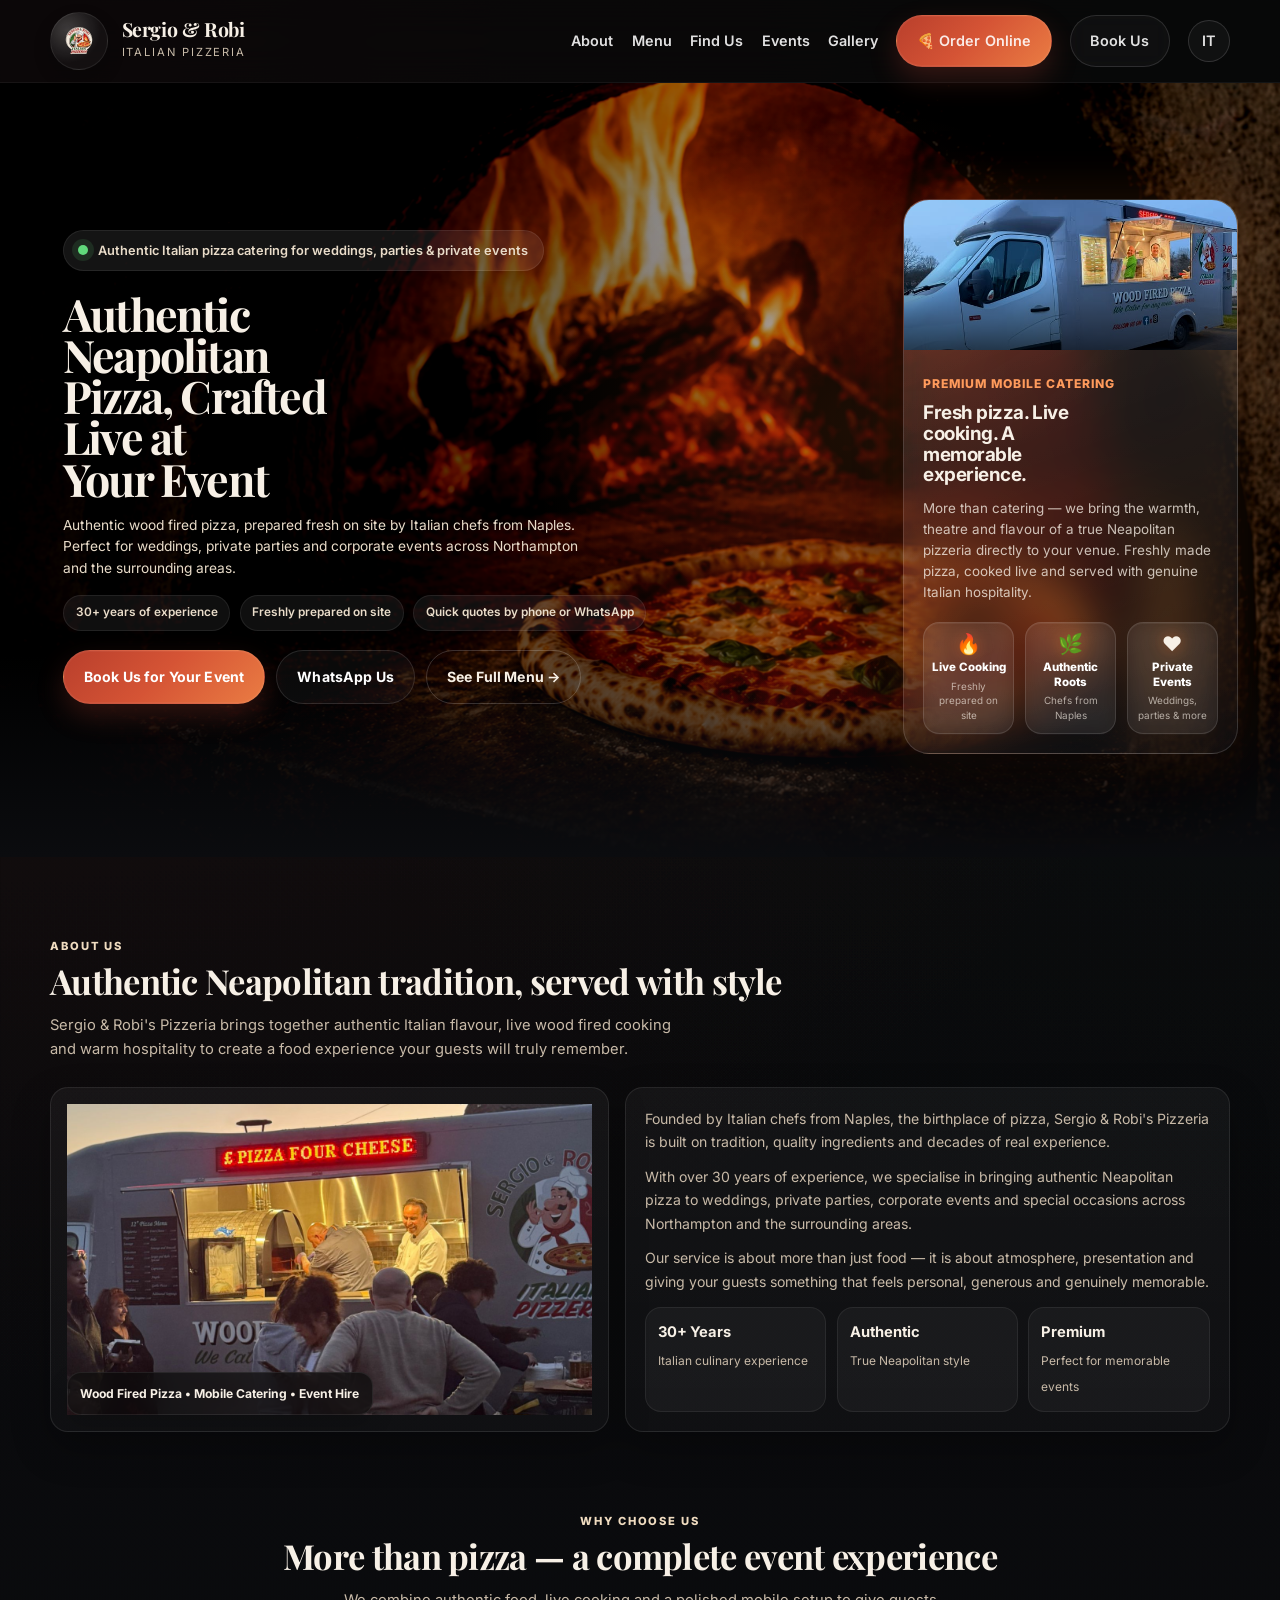
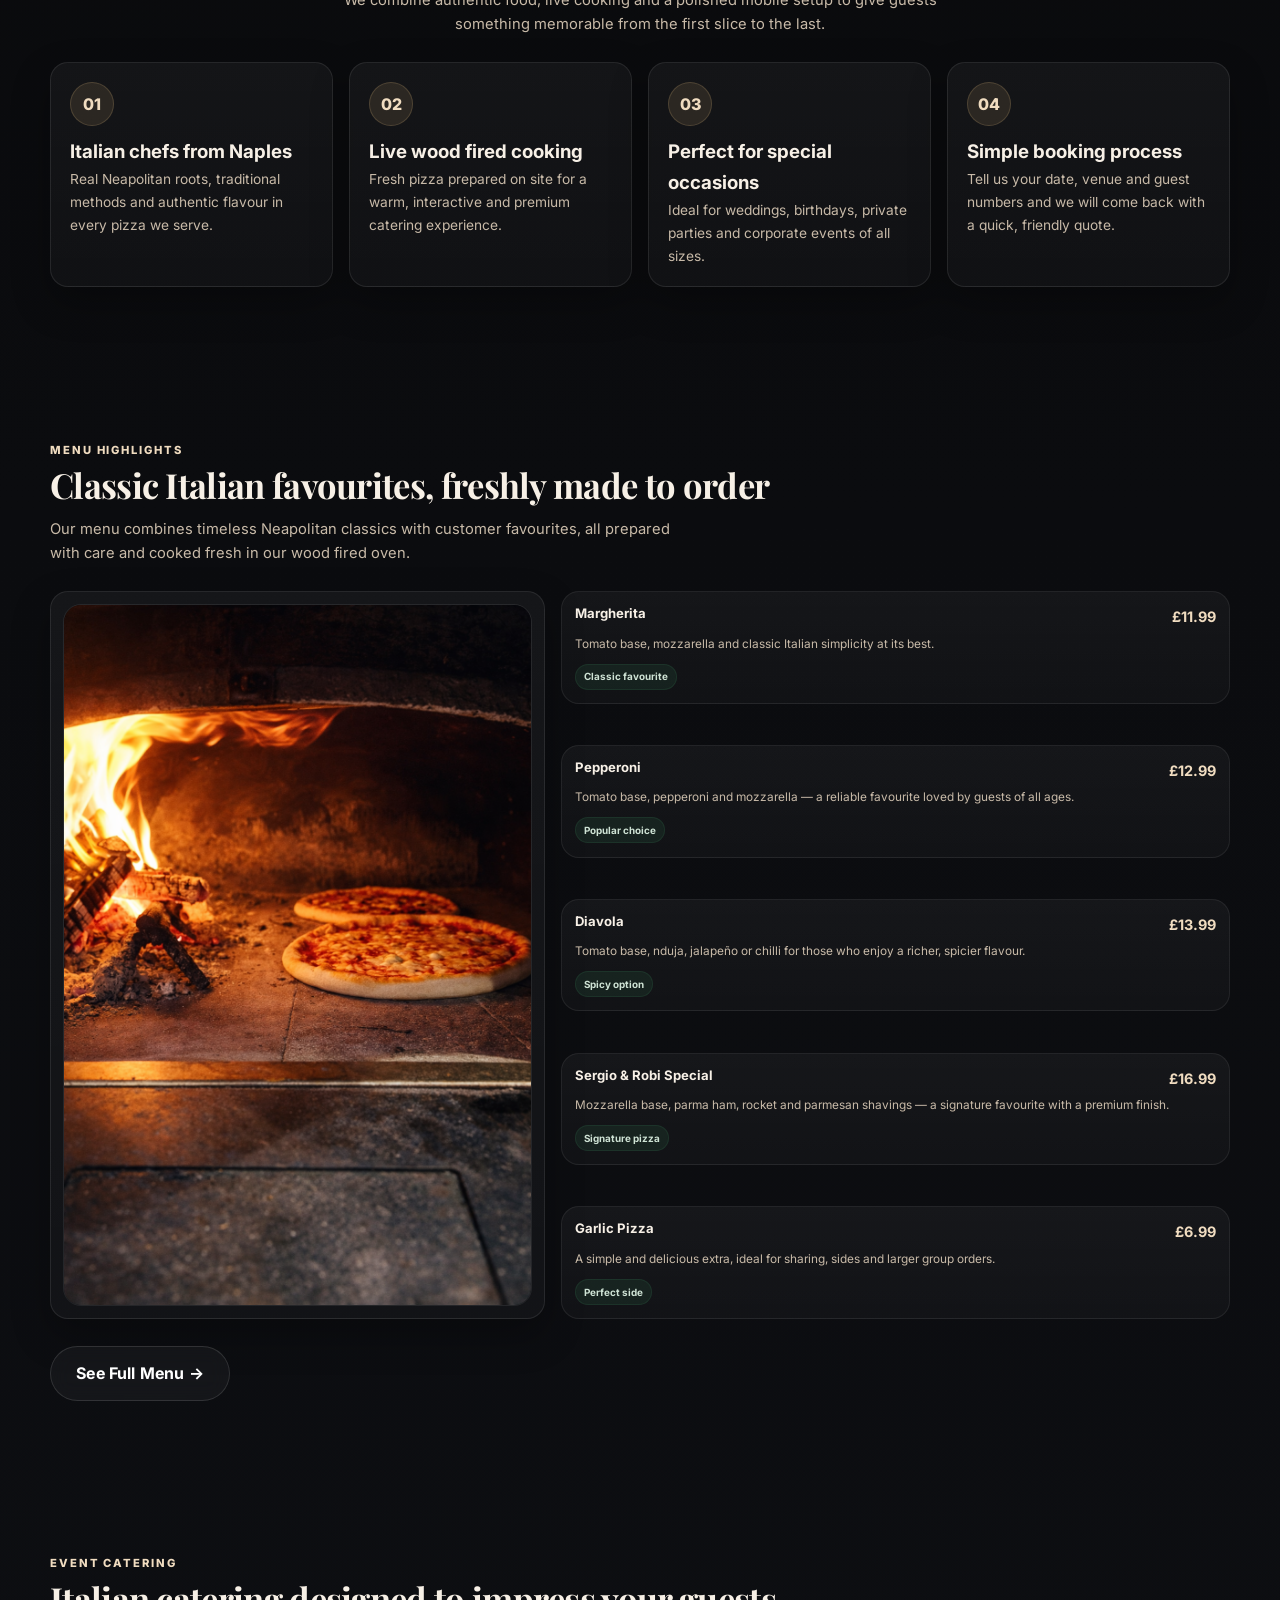
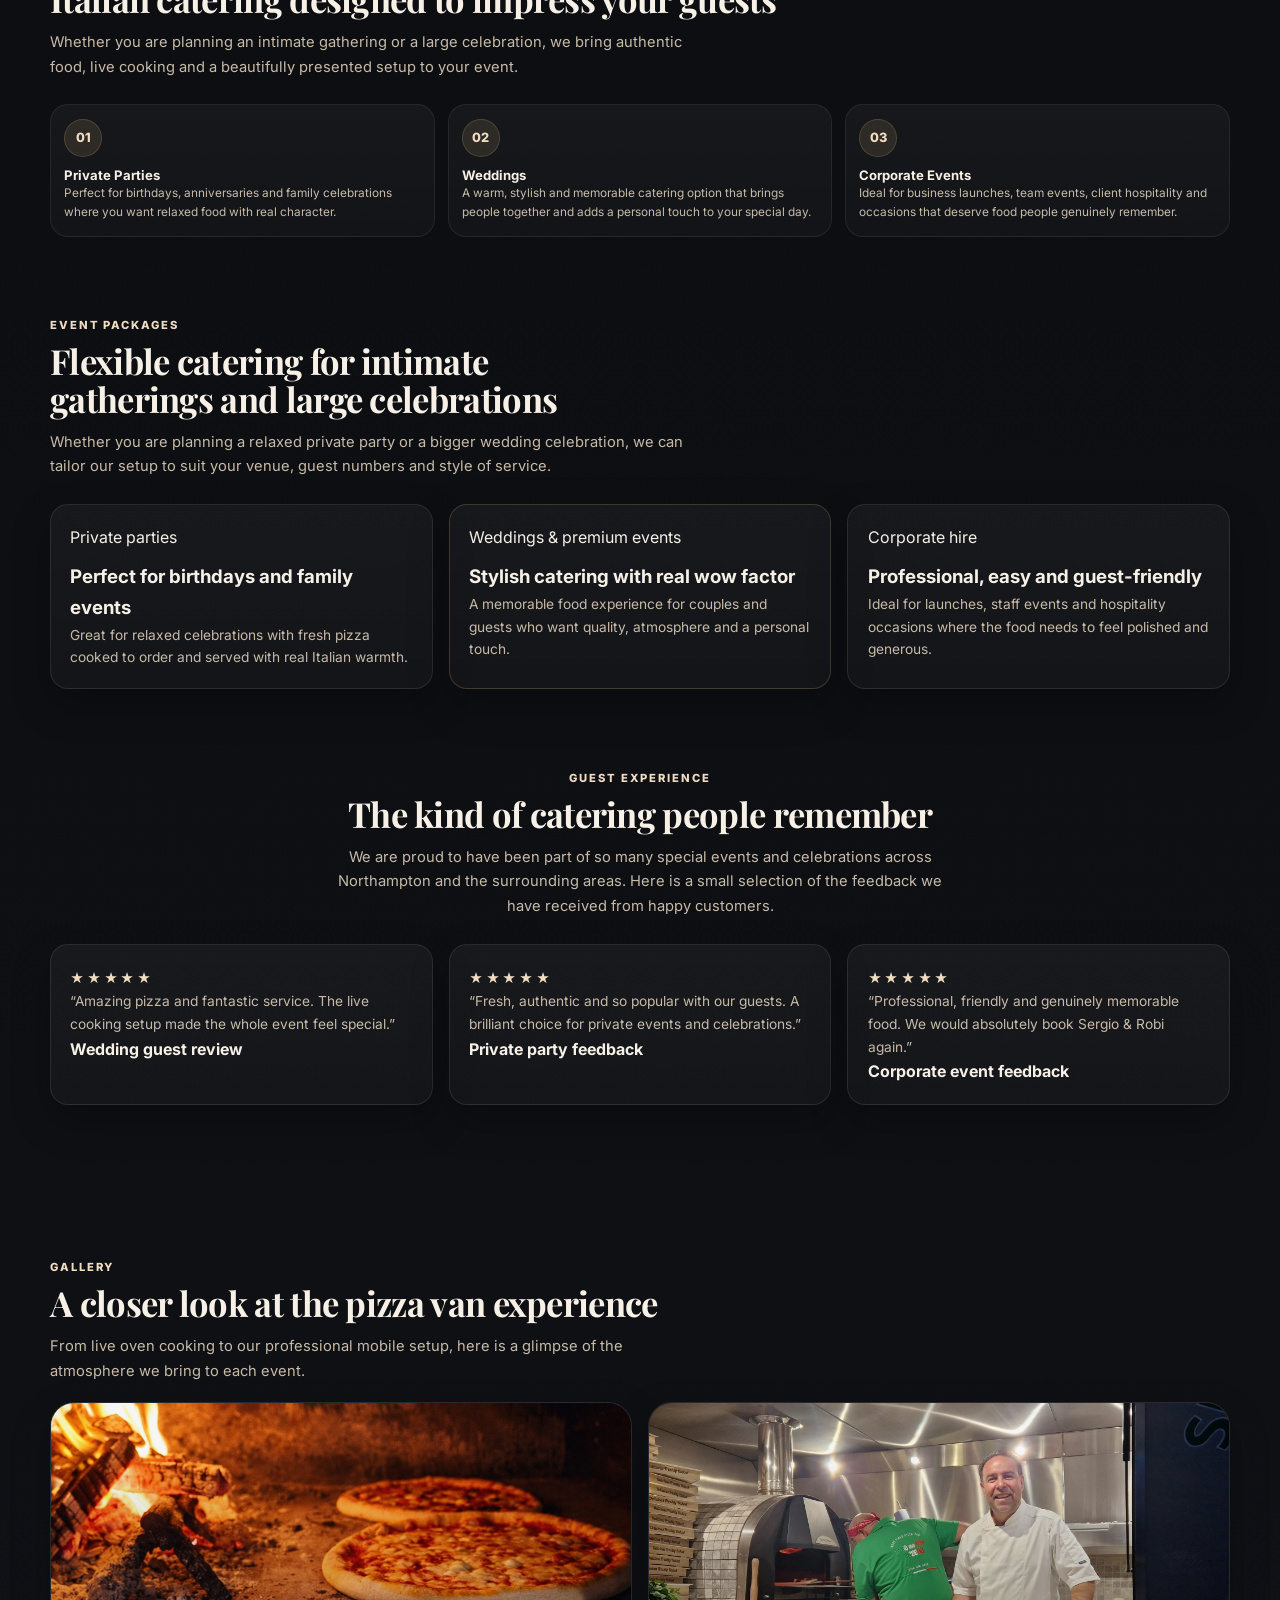
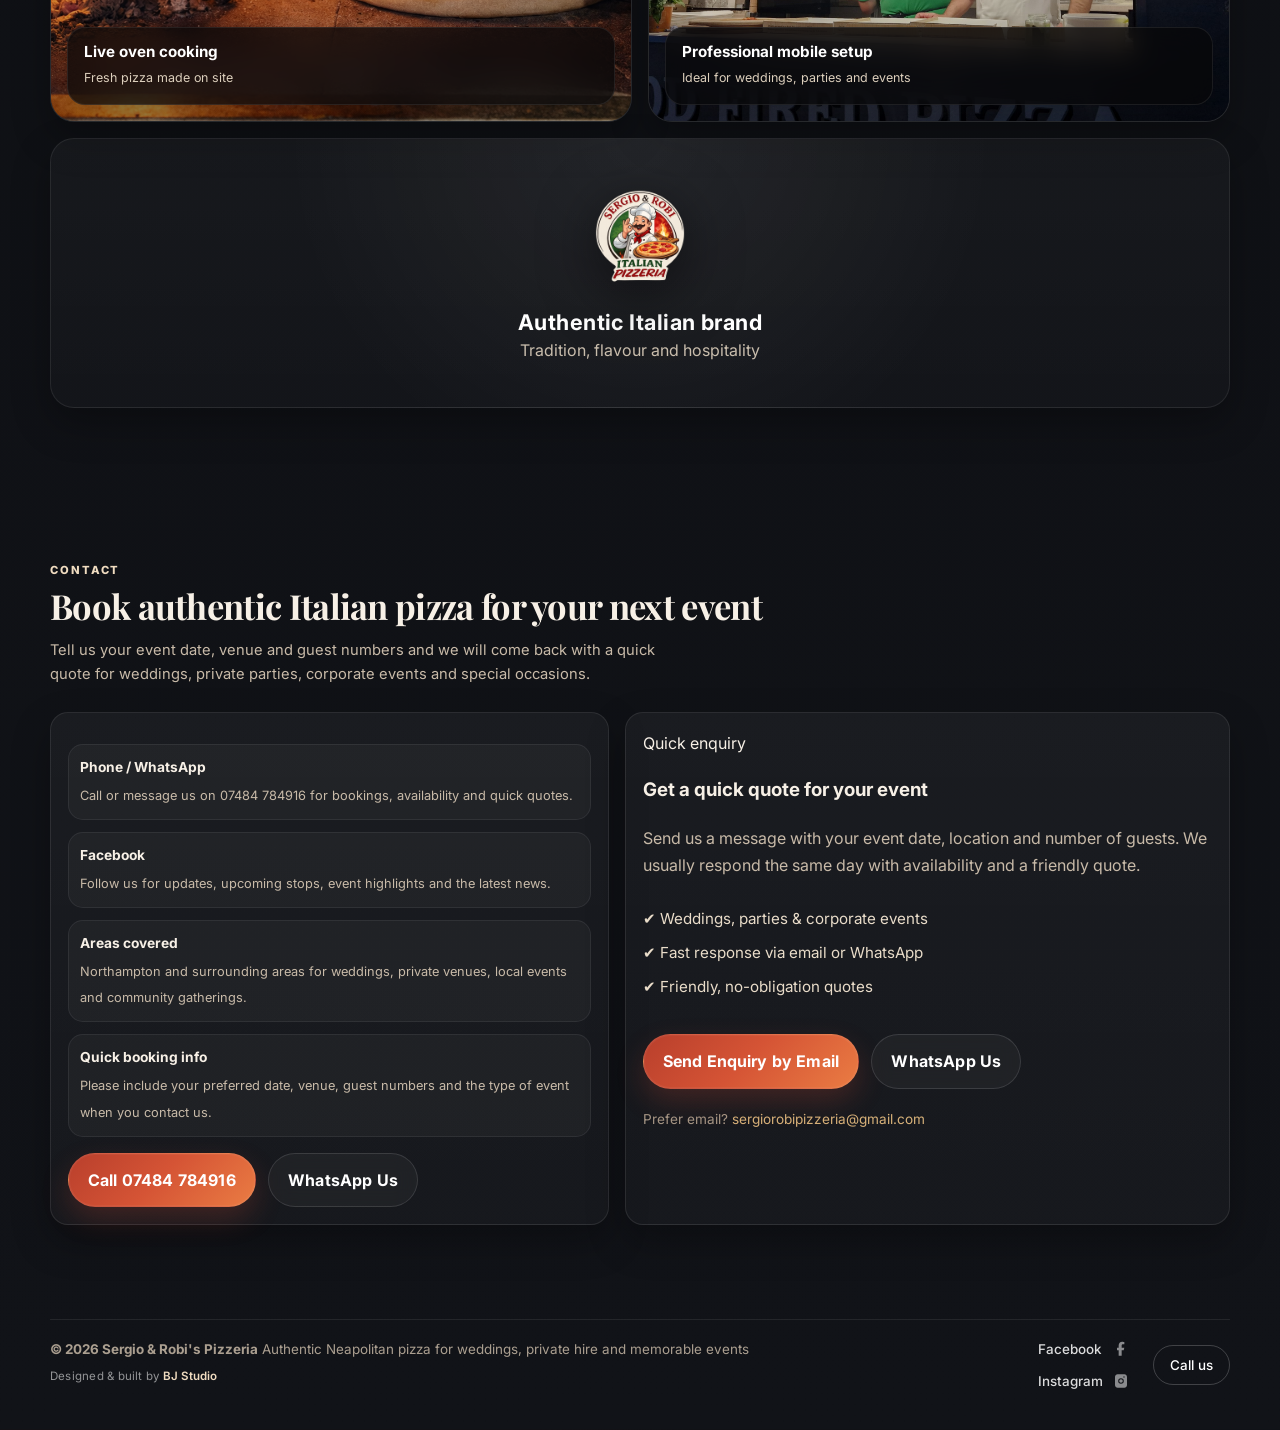
<file: index.html>
<!DOCTYPE html>
<html lang="en">
<head>
  <meta charset="UTF-8" />
  <meta name="viewport" content="width=device-width, initial-scale=1.0" />
  <title>Sergio & Robi's Pizzeria | Luxury Wood Fired Pizza Catering</title>
  <meta name="description" content="Authentic Neapolitan wood fired pizza catering for weddings, private parties and corporate events in Northampton. Italian chefs from Naples, live cooking and unforgettable flavour." />
  <meta name="keywords" content="pizza catering Northampton, wedding pizza catering Northampton, wood fired pizza van Northampton, mobile pizza catering Northamptonshire" />
  <meta name="author" content="Barbara Jaskiewicz | BJ Studio" />
  <link rel="canonical" href="https://sergiorobipizzeria.co.uk/">
  <link rel="alternate" hreflang="en" href="https://sergiorobipizzeria.co.uk/">
  <link rel="alternate" hreflang="it" href="https://sergiorobipizzeria.co.uk/index-it.html">
  <link rel="alternate" hreflang="x-default" href="https://sergiorobipizzeria.co.uk/">
  <meta name="google-site-verification" content="k-ORhDWcQFbT08n7CjDuSrCqCil5nivxt0UmoBdiAD8" />
  <meta property="og:title" content="Sergio & Robi's Pizzeria" />
  <meta property="og:description" content="Authentic wood fired pizza catering for weddings, parties and private events." />
  <meta property="og:type" content="website" />
  <meta property="og:image" content="images/van_1.jpg" />
  <link rel="icon" href="images/favicon.png">
  <link rel="preconnect" href="https://fonts.googleapis.com">
  <link rel="preconnect" href="https://fonts.gstatic.com" crossorigin>
  <link href="https://fonts.googleapis.com/css2?family=Inter:wght@400;500;600;700;800&family=Playfair+Display:wght@600;700;800&display=swap" rel="stylesheet">
  <link rel="stylesheet" href="style.css">
</head>
<body>
  <header class="site-header">
    <div class="container nav">
      <a href="#home" class="brand">
        <img src="images/sergio-robi-logo.png" alt="Sergio & Robi's Pizzeria logo">
        <div class="brand-text">
          <strong>Sergio & Robi</strong>
          <span>Italian Pizzeria</span>
        </div>
      </a>

      <button class="menu-toggle" aria-label="Open menu" aria-expanded="false" aria-controls="site-nav">
        <span></span>
        <span></span>
        <span></span>
      </button>

      <nav class="nav-links" id="site-nav">
        <a href="#about">About</a>
        <a href="menu-en.html">Menu</a>
        <a href="find-us-en.html">Find Us</a>
        <a href="#events">Events</a>
        <a href="#gallery">Gallery</a>
        <a href="#" class="btn btn-primary" onclick="openOrderModal(); return false;">
          🍕 Order Online
        </a>
        <a href="#contact" class="btn btn-outline">Book Us</a>
        <a href="index-it.html" class="lang-switch">IT</a>
      </nav>
    </div>
  </header>

  <main>
    <section class="hero" id="home">
      <div class="container hero-inner">
        <div class="hero-copy">
          <div class="eyebrow">
            <span class="dot"></span>
            Authentic Italian pizza catering for weddings, parties &amp; private events
          </div>

          <h1>Authentic Neapolitan Pizza, Crafted Live at Your Event</h1>

          <p>
            Authentic wood fired pizza, prepared fresh on site by Italian chefs from Naples.
            Perfect for weddings, private parties and corporate events across Northampton and the surrounding areas.
          </p>

          <div class="hero-quick-points">
            <span>30+ years of experience</span>
            <span>Freshly prepared on site</span>
            <span>Quick quotes by phone or WhatsApp</span>
          </div>

          <div class="hero-actions">
            <a href="#contact" class="btn btn-primary">Book Us for Your Event</a>
            <a href="https://wa.me/447484784916" class="btn btn-secondary" target="_blank" rel="noopener noreferrer">WhatsApp Us</a>
            <a href="menu-en.html" class="btn btn-ghost">See Full Menu →</a>
          </div>
        </div>

        <aside class="hero-card">
          <div class="hero-card-image">
            <img src="images/van.png" alt="Wood fired pizza oven">
          </div>

          <div class="hero-card-body">
            <span class="mini-label">Premium Mobile Catering</span>
            <h3>Fresh pizza. Live cooking. A memorable experience.</h3>
            <p>
              More than catering — we bring the warmth, theatre and flavour of a true Neapolitan pizzeria
              directly to your venue. Freshly made pizza, cooked live and served with genuine Italian hospitality.
            </p>

            <div class="feature-row">
  
    <div class="feature-box">
      <div class="icon">🔥</div>
      <strong>Live Cooking</strong>
      <span>Freshly prepared on site</span>
    </div>
    
    <div class="feature-box">
      <div class="icon">🌿</div>
      <strong>Authentic Roots</strong>
      <span>Chefs from Naples</span>
    </div>
    
    <div class="feature-box">
      <div class="icon">❤️</div>
      <strong>Private Events</strong>
      <span>Weddings, parties & more</span>
    </div>
    
    </div>
          </div>
        </aside>
      </div>
    </section>

    <section id="about">
      <div class="container">
        <div class="section-intro">
          <span class="section-label">About us</span>
          <h2>Authentic Neapolitan tradition, served with style</h2>
          <p>
            Sergio &amp; Robi's Pizzeria brings together authentic Italian flavour, live wood fired cooking
            and warm hospitality to create a food experience your guests will truly remember.
          </p>
        </div>

        <div class="story-grid">
          <div class="card image-cover">
            <img src="images/van_3.jpg" alt="Sergio & Robi pizza van">
            <div class="floating-badge">Wood Fired Pizza • Mobile Catering • Event Hire</div>
          </div>

          <div class="card story-copy">
            <p>
              Founded by Italian chefs from Naples, the birthplace of pizza, Sergio &amp; Robi's Pizzeria
              is built on tradition, quality ingredients and decades of real experience.
            </p>
            <p>
              With over 30 years of experience, we specialise in bringing authentic Neapolitan pizza to weddings,
              private parties, corporate events and special occasions across Northampton and the surrounding areas.
            </p>
            <p>
              Our service is about more than just food — it is about atmosphere, presentation and giving your guests
              something that feels personal, generous and genuinely memorable.
            </p>

            <div class="stats">
              <div class="stat">
                <strong>30+ Years</strong>
                <span>Italian culinary experience</span>
              </div>
              <div class="stat">
                <strong>Authentic</strong>
                <span>True Neapolitan style</span>
              </div>
              <div class="stat">
                <strong>Premium</strong>
                <span>Perfect for memorable events</span>
              </div>
            </div>
          </div>
        </div>
      </div>
    </section>


    <section class="why-us-section" id="why-us">
      <div class="container">
        <div class="section-intro centered-intro">
          <span class="section-label">Why choose us</span>
          <h2>More than pizza — a complete event experience</h2>
          <p>
            We combine authentic food, live cooking and a polished mobile setup to give guests something memorable from the first slice to the last.
          </p>
        </div>

        <div class="why-us-grid">
          <article class="card why-card">
            <div class="why-icon">01</div>
            <h3>Italian chefs from Naples</h3>
            <p>Real Neapolitan roots, traditional methods and authentic flavour in every pizza we serve.</p>
          </article>
          <article class="card why-card">
            <div class="why-icon">02</div>
            <h3>Live wood fired cooking</h3>
            <p>Fresh pizza prepared on site for a warm, interactive and premium catering experience.</p>
          </article>
          <article class="card why-card">
            <div class="why-icon">03</div>
            <h3>Perfect for special occasions</h3>
            <p>Ideal for weddings, birthdays, private parties and corporate events of all sizes.</p>
          </article>
          <article class="card why-card">
            <div class="why-icon">04</div>
            <h3>Simple booking process</h3>
            <p>Tell us your date, venue and guest numbers and we will come back with a quick, friendly quote.</p>
          </article>
        </div>
      </div>
    </section>

    <section id="menu">
      <div class="container">
        <div class="section-intro">
          <span class="section-label">Menu highlights</span>
          <h2>Classic Italian favourites, freshly made to order</h2>
          <p>
            Our menu combines timeless Neapolitan classics with customer favourites,
            all prepared with care and cooked fresh in our wood fired oven.
          </p>
        </div>

        <div class="menu-preview">
          <div class="card menu-board">
            <img src="images/pizza_oven.png" alt="Wood fired pizza oven">
          </div>

          <div class="menu-cards">
            <article class="menu-card">
              <div class="menu-top">
                <h3>Margherita</h3>
                <span class="price">£11.99</span>
              </div>
              <p>Tomato base, mozzarella and classic Italian simplicity at its best.</p>
              <span class="tag">Classic favourite</span>
            </article>

            <article class="menu-card">
              <div class="menu-top">
                <h3>Pepperoni</h3>
                <span class="price">£12.99</span>
              </div>
              <p>Tomato base, pepperoni and mozzarella — a reliable favourite loved by guests of all ages.</p>
              <span class="tag">Popular choice</span>
            </article>

            <article class="menu-card">
              <div class="menu-top">
                <h3>Diavola</h3>
                <span class="price">£13.99</span>
              </div>
              <p>Tomato base, nduja, jalapeño or chilli for those who enjoy a richer, spicier flavour.</p>
              <span class="tag">Spicy option</span>
            </article>

            <article class="menu-card">
              <div class="menu-top">
                <h3>Sergio &amp; Robi Special</h3>
                <span class="price">£16.99</span>
              </div>
              <p>Mozzarella base, parma ham, rocket and parmesan shavings — a signature favourite with a premium finish.</p>
              <span class="tag">Signature pizza</span>
            </article>

            <article class="menu-card">
              <div class="menu-top">
                <h3>Garlic Pizza</h3>
                <span class="price">£6.99</span>
              </div>
              <p>A simple and delicious extra, ideal for sharing, sides and larger group orders.</p>
              <span class="tag">Perfect side</span>
            </article>
          </div>
        </div>

        <div class="menu-cta">
          <a href="menu-en.html" class="btn btn-secondary">See Full Menu →</a>
        </div>
      </div>
    </section>

    <section id="events">
      <div class="container">
        <div class="section-intro">
          <span class="section-label">Event catering</span>
          <h2>Italian catering designed to impress your guests</h2>
          <p>
            Whether you are planning an intimate gathering or a large celebration,
            we bring authentic food, live cooking and a beautifully presented setup to your event.
          </p>
        </div>

        <div class="events-grid">
          <article class="event-card">
            <div class="event-number">01</div>
            <h3>Private Parties</h3>
            <p>Perfect for birthdays, anniversaries and family celebrations where you want relaxed food with real character.</p>
          </article>

          <article class="event-card">
            <div class="event-number">02</div>
            <h3>Weddings</h3>
            <p>A warm, stylish and memorable catering option that brings people together and adds a personal touch to your special day.</p>
          </article>

          <article class="event-card">
            <div class="event-number">03</div>
            <h3>Corporate Events</h3>
            <p>Ideal for business launches, team events, client hospitality and occasions that deserve food people genuinely remember.</p>
          </article>
        </div>
      </div>
    </section>


    <section class="packages-section" id="packages">
      <div class="container">
        <div class="section-intro">
          <span class="section-label">Event packages</span>
          <h2>Flexible catering for intimate gatherings and large celebrations</h2>
          <p>
            Whether you are planning a relaxed private party or a bigger wedding celebration, we can tailor our setup to suit your venue, guest numbers and style of service.
          </p>
        </div>

        <div class="packages-grid">
          <article class="card package-card">
            <span class="mini-label">Private parties</span>
            <h3>Perfect for birthdays and family events</h3>
            <p>Great for relaxed celebrations with fresh pizza cooked to order and served with real Italian warmth.</p>
          </article>
          <article class="card package-card featured-package">
            <span class="mini-label">Weddings &amp; premium events</span>
            <h3>Stylish catering with real wow factor</h3>
            <p>A memorable food experience for couples and guests who want quality, atmosphere and a personal touch.</p>
          </article>
          <article class="card package-card">
            <span class="mini-label">Corporate hire</span>
            <h3>Professional, easy and guest-friendly</h3>
            <p>Ideal for launches, staff events and hospitality occasions where the food needs to feel polished and generous.</p>
          </article>
        </div>
      </div>
    </section>

    <section class="testimonials-section" id="testimonials">
      <div class="container">
        <div class="section-intro centered-intro">
          <span class="section-label">Guest experience</span>
          <h2>The kind of catering people remember</h2>
          <p>
            We are proud to have been part of so many special events and celebrations across Northampton and the surrounding areas. Here is a small selection of the feedback we have received from happy customers.
          </p>

        </div>

        <div class="testimonials-grid">
          <article class="card testimonial-card">
            <span class="testimonial-stars">★★★★★</span>
            <p>“Amazing pizza and fantastic service. The live cooking setup made the whole event feel special.”</p>
            <strong>Wedding guest review</strong>
          </article>
          <article class="card testimonial-card">
            <span class="testimonial-stars">★★★★★</span>
            <p>“Fresh, authentic and so popular with our guests. A brilliant choice for private events and celebrations.”</p>
            <strong>Private party feedback</strong>
          </article>
          <article class="card testimonial-card">
            <span class="testimonial-stars">★★★★★</span>
            <p>“Professional, friendly and genuinely memorable food. We would absolutely book Sergio &amp; Robi again.”</p>
            <strong>Corporate event feedback</strong>
          </article>
        </div>
      </div>
    </section>

    <section id="gallery">
  <div class="container">
    <div class="section-intro">
      <span class="section-label">Gallery</span>
      <h2>A closer look at the pizza van experience</h2>
      <p>
        From live oven cooking to our professional mobile setup, here is a glimpse of the atmosphere
        we bring to each event.
      </p>
    </div>

    <div class="gallery-grid">
      <div class="gallery-item oven-card">
        <img src="images/oven-pizza.png" alt="Fresh pizzas cooking inside the wood fired oven">
        <div class="gallery-caption">
          <strong>Live oven cooking</strong>
          <span>Fresh pizza made on site</span>
        </div>
      </div>

      <div class="gallery-item window-card">
        <img src="images/window_service.jpg" alt="Sergio & Robi serving guests from the pizza van">
        <div class="gallery-caption">
          <strong>Professional mobile setup</strong>
          <span>Ideal for weddings, parties and events</span>
        </div>
      </div>

      <div class="gallery-item logo-card full-width-brand">
        <img src="images/sergio-robi-logo.png" alt="Sergio & Robi's Pizzeria logo">
        <div class="logo-content">
          <strong>Authentic Italian brand</strong>
          <span>Tradition, flavour and hospitality</span>
        </div>
      </div>
    </div>
  </div>
</section>

    <section id="contact">
      <div class="container">
        <div class="section-intro">
          <span class="section-label">Contact</span>
          <h2>Book authentic Italian pizza for your next event</h2>
          <p>
            Tell us your event date, venue and guest numbers and we will come back with a quick quote for weddings, private parties, corporate events and special occasions.
          </p>
        </div>

        <div class="contact-grid">
          <div class="card contact-card">
            <div class="contact-points">
              <div class="contact-point">
                <strong>Phone / WhatsApp</strong>
                <span>Call or message us on 07484 784916 for bookings, availability and quick quotes.</span>
              </div>

              <div class="contact-point">
                <strong>Facebook</strong>
                <span>Follow us for updates, upcoming stops, event highlights and the latest news.</span>
              </div>

              <div class="contact-point">
                <strong>Areas covered</strong>
                <span>Northampton and surrounding areas for weddings, private venues, local events and community gatherings.</span>
              </div>

              <div class="contact-point">
                <strong>Quick booking info</strong>
                <span>Please include your preferred date, venue, guest numbers and the type of event when you contact us.</span>
              </div>
            </div>

            <div class="contact-cta-group">
              <a href="tel:07484784916" class="btn btn-primary">Call 07484 784916</a>
              <a href="https://wa.me/447484784916" class="btn btn-secondary" target="_blank" rel="noopener noreferrer">WhatsApp Us</a>
            </div>
          </div>

          <div class="card form-card">
  <div class="email-enquiry-box">
    
    <span class="mini-label">Quick enquiry</span>
    
    <h3>Get a quick quote for your event</h3>
    
    <p>
      Send us a message with your event date, location and number of guests.
      We usually respond the same day with availability and a friendly quote.
    </p>

    <div class="enquiry-points">
      <span>✔ Weddings, parties & corporate events</span>
      <span>✔ Fast response via email or WhatsApp</span>
      <span>✔ Friendly, no-obligation quotes</span>
    </div>

    <div class="contact-cta-group">
      <a href="mailto:sergiorobipizzeria@gmail.com?subject=Event%20Enquiry&body=Hello,%0D%0A%0D%0AI%20would%20like%20to%20ask%20about%20pizza%20catering.%0D%0A%0D%0AEvent%20date:%20%0D%0ALocation:%20%0D%0ANumber%20of%20guests:%20%0D%0AType%20of%20event:%20%0D%0A%0D%0AThank%20you."
         class="btn btn-primary">
        Send Enquiry by Email
      </a>

      <a href="https://wa.me/447484784916"
         class="btn btn-secondary"
         target="_blank">
        WhatsApp Us
      </a>
    </div>

    <div class="email-note">
      Prefer email? 
      <a href="mailto:sergiorobipizzeria@gmail.com">sergiorobipizzeria@gmail.com</a>
    </div>

  </div>
</div>

    </section>
    </main>

  <footer class="footer">
  <div class="container footer-inner">

    <div class="footer-left">
      <strong>© 2026 Sergio & Robi's Pizzeria</strong>
      <span>Authentic Neapolitan pizza for weddings, private hire and memorable events</span>

      <span class="footer-credit">
        Designed & built by 
        <a href="https://bjdesign.co.uk" target="_blank" rel="noopener noreferrer">
          BJ Studio
        </a>
      </span>
    </div>

    <div class="footer-right">

      <div class="footer-socials">
        <a href="https://www.facebook.com/sergiorobipizzeria" target="_blank" rel="noopener noreferrer" class="footer-link social-link">
          <span>Facebook</span>
          <svg width="16" height="16" viewBox="0 0 24 24" fill="currentColor">
            <path d="M13 22v-8h3l1-4h-4V7c0-1.1.3-2 2-2h2V1.5c-.4-.1-1.7-.5-3.2-.5-3.2 0-5.3 2-5.3 5.6V10H6v4h2.5v8H13z"/>
          </svg>
        </a>

        <a href="https://www.instagram.com/sergio_and_robi_pizzeria_" target="_blank" rel="noopener noreferrer" class="footer-link social-link">
          <span>Instagram</span>
          <svg width="16" height="16" viewBox="0 0 24 24" fill="currentColor">
            <path d="M7 2C4.8 2 3 3.8 3 6v12c0 2.2 1.8 4 4 4h10c2.2 0 4-1.8 4-4V6c0-2.2-1.8-4-4-4H7zm5 5.8A4.2 4.2 0 1 1 7.8 12 4.2 4.2 0 0 1 12 7.8zm0 6.9A2.7 2.7 0 1 0 9.3 12 2.7 2.7 0 0 0 12 14.7zM17.5 6a1 1 0 1 1-1-1 1 1 0 0 1 1 1z"/>
          </svg>
        </a>
      </div>

      <a href="tel:07484784916" class="footer-call">
        Call us
      </a>

    </div>
  </div>
</footer>

  <script>
/* ========================================
   MOBILE MENU (ENHANCED)
======================================== */

const menuToggle = document.querySelector('.menu-toggle');
const siteNav = document.querySelector('#site-nav');

if (menuToggle && siteNav) {
  menuToggle.addEventListener('click', () => {
    siteNav.classList.toggle('active');
    menuToggle.classList.toggle('active');

    const isExpanded = menuToggle.getAttribute('aria-expanded') === 'true';
    menuToggle.setAttribute('aria-expanded', String(!isExpanded));
  });

  // Close menu on link click
  siteNav.querySelectorAll('a').forEach(link => {
    link.addEventListener('click', () => {
      siteNav.classList.remove('active');
      menuToggle.classList.remove('active');
      menuToggle.setAttribute('aria-expanded', 'false');
    });
  });

  // Close menu when clicking outside
  document.addEventListener('click', (e) => {
    if (!menuToggle.contains(e.target) && !siteNav.contains(e.target)) {
      siteNav.classList.remove('active');
      menuToggle.classList.remove('active');
      menuToggle.setAttribute('aria-expanded', 'false');
    }
  });
}


/* ========================================
   REVEAL ANIMATION (LUXURY SCROLL)
======================================== */

const revealItems = document.querySelectorAll(
  '.reveal, .reveal-left, .reveal-right'
);

const revealObserver = new IntersectionObserver((entries) => {
  entries.forEach((entry) => {
    if (entry.isIntersecting) {
      entry.target.classList.add('visible');
      revealObserver.unobserve(entry.target); // smoother, no repeat
    }
  });
}, {
  threshold: 0.14
});

revealItems.forEach((item) => {
  revealObserver.observe(item);
});


/* ========================================
   SMOOTH SCROLL (PREMIUM FEEL)
======================================== */

document.querySelectorAll('a[href^="#"]').forEach(anchor => {
  anchor.addEventListener('click', function (e) {
    const targetId = this.getAttribute('href');

    if (targetId.length > 1) {
      e.preventDefault();

      const target = document.querySelector(targetId);
      if (target) {
        target.scrollIntoView({
          behavior: 'smooth',
          block: 'start'
        });
      }
    }
  });
});


/* ========================================
   HEADER SCROLL EFFECT (PRO LOOK)
======================================== */

const header = document.querySelector('.site-header');

window.addEventListener('scroll', () => {
  if (window.scrollY > 40) {
    header.style.boxShadow = "0 10px 30px rgba(0,0,0,0.35)";
    header.style.background = "rgba(6, 6, 7, 0.88)";
  } else {
    header.style.boxShadow = "none";
    header.style.background = "rgba(6, 6, 7, 0.72)";
  }
});


/* ========================================
   HERO PARALLAX (SUBTLE PREMIUM)
======================================== */

const hero = document.querySelector('.hero');

if (hero) {
  window.addEventListener('scroll', () => {
    const offset = window.scrollY * 0.2;
    hero.style.backgroundPosition = `center ${offset}px`;
  });
}
</script>

<!-- ORDER MODAL -->

<div id="order-modal" class="order-modal">
  <div class="order-modal-content">
    <h3>📍 Before You Order</h3>

    <p>
      All online orders are available for collection only.
    </p>

    <p>
      Please collect your order directly from
      <strong>Sergio & Robi's Pizzeria</strong>
      at your selected collection time.
    </p>

    <p>
      📍 <strong>Mobile Pizzeria</strong><br>
      Our location changes regularly. Please check our
      <a href="find-us-en.html">Find Us</a>
      page before placing your order.
    </p>

    <div class="order-modal-buttons">
      <a href="https://online.skytab.com/44f2e0061df8a4a449760e8338502236"
         target="_blank"
         class="btn btn-primary">
         Continue to Order Online
      </a>

      <button onclick="closeOrderModal()" class="btn btn-outline">
         Close
      </button>
    </div>
  </div>
</div>

<script>
function openOrderModal() {
  document.getElementById('order-modal').style.display = 'flex';
}

function closeOrderModal() {
  document.getElementById('order-modal').style.display = 'none';
}
</script>

<a href="#"
   class="mobile-order-float"
   onclick="openOrderModal(); return false;">
   🍕 Order Online
</a>

</body>
</html>
</file>
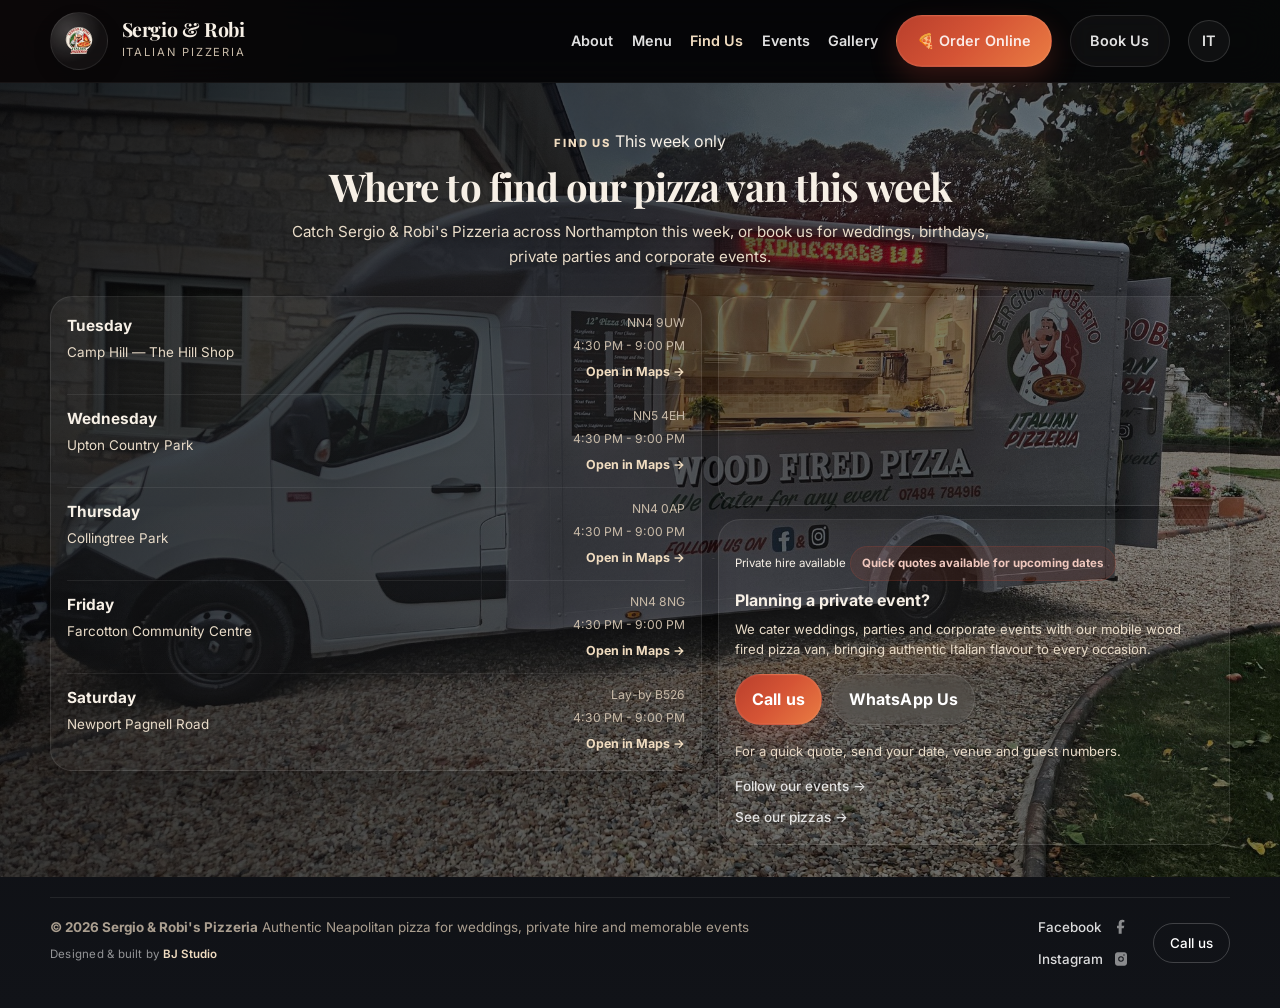
<file: find-us-en.html>
<!DOCTYPE html>
<html lang="en">
<head>
  <meta charset="UTF-8" />
  <meta name="viewport" content="width=device-width, initial-scale=1.0"/>
  <title>Find Us | Sergio & Robi's Pizzeria</title>
  <meta name="description" content="Find Sergio & Robi's Pizzeria across Northampton this week or get in touch to book our wood fired pizza van for your private event.">
  <meta name="keywords" content="find pizza van Northampton, pizza van schedule Northampton, wood fired pizza van locations" />
  <link rel="canonical" href="https://sergiorobipizzeria.co.uk/find-us-en.html">
  <link rel="alternate" hreflang="en" href="https://sergiorobipizzeria.co.uk/find-us-en.html">
  <link rel="alternate" hreflang="it" href="https://sergiorobipizzeria.co.uk/find-us-it.html">
  <link rel="alternate" hreflang="x-default" href="https://sergiorobipizzeria.co.uk/find-us-en.html">
  <meta property="og:title" content="Sergio & Robi's Pizzeria" />
  <meta property="og:description" content="Authentic wood fired pizza catering for weddings, parties and private events." />
  <meta property="og:type" content="website" />
  <meta property="og:image" content="images/van_1.jpg" />
  <link rel="icon" href="images/favicon.png">
  <link rel="preconnect" href="https://fonts.googleapis.com">
  <link rel="preconnect" href="https://fonts.gstatic.com" crossorigin>
  <link href="https://fonts.googleapis.com/css2?family=Inter:wght@400;500;600;700;800&family=Playfair+Display:wght@600;700;800&display=swap" rel="stylesheet">
  <link rel="stylesheet" href="style.css">
</head>
<body>

  <header class="site-header">
    <div class="container nav">
      <a href="index.html" class="brand">
        <img src="images/sergio-robi-logo.png" alt="Sergio & Robi's Pizzeria logo">
        <div class="brand-text">
          <strong>Sergio & Robi</strong>
          <span>Italian Pizzeria</span>
        </div>
      </a>

      <button class="menu-toggle" aria-label="Open menu" aria-expanded="false" aria-controls="site-nav">
        <span></span>
        <span></span>
        <span></span>
      </button>

      <nav class="nav-links" id="site-nav">
        <a href="index.html#about">About</a>
        <a href="menu-en.html">Menu</a>
        <a href="find-us-en.html" aria-current="page">Find Us</a>
        <a href="index.html#events">Events</a>
        <a href="index.html#gallery">Gallery</a>
         <a href="#" class="btn btn-primary" onclick="openOrderModal(); return false;">
          🍕 Order Online
        </a>
        <a href="index.html#contact" class="btn btn-outline">Book Us</a>
        <a href="find-us-it.html" class="lang-switch">IT</a>
      </nav>
    </div>
  </header>

  <main>
    <section class="findus-page">
      <div class="container">
        <div class="section-intro">
          <span class="section-label">Find us</span>
          <span class="mini-label top-mini-label">This week only</span>
          <h1>Where to find our pizza van this week</h1>
          <p>
            Catch Sergio & Robi's Pizzeria across Northampton this week, or book us for weddings, birthdays, private parties and corporate events.
          </p>
        </div>

        <div class="findus-layout">
          <div class="findus-schedule card">
            <div class="findus-day">
              <div class="findus-info">
                <strong>Tuesday</strong>
                <span>Camp Hill — The Hill Shop</span>
              </div>
              <div class="findus-meta">
                <span>NN4 9UW</span>
                <span>4:30 PM - 9:00 PM</span>
                <a href="https://www.google.com/maps/search/?api=1&query=The+Hill+Shop+Camp+Hill+NN4+9UW" target="_blank" rel="noopener noreferrer">Open in Maps →</a>
              </div>
            </div>

            <div class="findus-day">
              <div class="findus-info">
                <strong>Wednesday</strong>
                <span>Upton Country Park</span>
              </div>
              <div class="findus-meta">
                <span>NN5 4EH</span>
                <span>4:30 PM - 9:00 PM</span>
                <a href="https://www.google.com/maps/search/?api=1&query=Upton+Country+Park+NN5+4EH" target="_blank" rel="noopener noreferrer">Open in Maps →</a>
              </div>
            </div>

            <div class="findus-day">
              <div class="findus-info">
                <strong>Thursday</strong>
                <span>Collingtree Park</span>
              </div>
              <div class="findus-meta">
                <span>NN4 0AP</span>
                <span>4:30 PM - 9:00 PM</span>
                <a href="https://www.google.com/maps/search/?api=1&query=Collingtree+Park+NN4+0AP" target="_blank" rel="noopener noreferrer">Open in Maps →</a>
              </div>
            </div>

            <div class="findus-day">
              <div class="findus-info">
                <strong>Friday</strong>
                <span>Farcotton Community Centre</span>
              </div>
              <div class="findus-meta">
                <span>NN4 8NG</span>
                <span>4:30 PM - 9:00 PM</span>
                <a href="https://www.google.com/maps/search/?api=1&query=Farcotton+Community+Centre+NN4+8NG" target="_blank" rel="noopener noreferrer">Open in Maps →</a>
              </div>
            </div>

            <div class="findus-day">
              <div class="findus-info">
                <strong>Saturday</strong>
                <span>Newport Pagnell Road</span>
              </div>
              <div class="findus-meta">
                <span>Lay-by B526</span>
                <span>4:30 PM - 9:00 PM</span>
                <a href="https://www.google.com/maps/search/?api=1&query=Newport+Pagnell+Road+Northampton" target="_blank" rel="noopener noreferrer">Open in Maps →</a>
              </div>
            </div>
          </div>

          <aside class="findus-sidebar">
            <div class="findus-map card">
              <iframe
                src="https://www.google.com/maps?q=Northampton&output=embed"
                loading="lazy"
                allowfullscreen
                referrerpolicy="no-referrer-when-downgrade"
                title="Map of Northampton">
              </iframe>
            </div>

            <div class="findus-card card">
              <span class="mini-label">Private hire available</span>
              <div class="urgency-note">Quick quotes available for upcoming dates</div>
              <h3>Planning a private event?</h3>
              <p>
                We cater weddings, parties and corporate events with our mobile wood fired pizza van,
                bringing authentic Italian flavour to every occasion.
              </p>

              <div class="findus-actions">
                <a href="tel:07484784916" class="btn btn-primary">Call us</a>
                <a href="https://wa.me/447484784916" class="btn btn-secondary" target="_blank" rel="noopener noreferrer">WhatsApp Us</a>
              </div>

              <p class="findus-helper">For a quick quote, send your date, venue and guest numbers.</p>

              <div class="findus-socials">
                <a href="https://www.facebook.com/sergiorobipizzeria" target="_blank" rel="noopener noreferrer" class="footer-link">Follow our events →</a>
                <a href="https://www.instagram.com/sergio_and_robi_pizzeria_" target="_blank" rel="noopener noreferrer" class="footer-link">See our pizzas →</a>
              </div>
            </div>
          </aside>
        </div>
      </div>
    </section>
  </main>

  <footer class="footer">
  <div class="container footer-inner">

    <div class="footer-left">
      <strong>© 2026 Sergio & Robi's Pizzeria</strong>
      <span>Authentic Neapolitan pizza for weddings, private hire and memorable events</span>

      <span class="footer-credit">
        Designed & built by 
        <a href="https://bjdesign.co.uk" target="_blank" rel="noopener noreferrer">
          BJ Studio
        </a>
      </span>
    </div>

    <div class="footer-right">

      <div class="footer-socials">
        <a href="https://www.facebook.com/sergiorobipizzeria" target="_blank" rel="noopener noreferrer" class="footer-link social-link">
          <span>Facebook</span>
          <svg width="16" height="16" viewBox="0 0 24 24" fill="currentColor">
            <path d="M13 22v-8h3l1-4h-4V7c0-1.1.3-2 2-2h2V1.5c-.4-.1-1.7-.5-3.2-.5-3.2 0-5.3 2-5.3 5.6V10H6v4h2.5v8H13z"/>
          </svg>
        </a>

        <a href="https://www.instagram.com/sergio_and_robi_pizzeria_" target="_blank" rel="noopener noreferrer" class="footer-link social-link">
          <span>Instagram</span>
          <svg width="16" height="16" viewBox="0 0 24 24" fill="currentColor">
            <path d="M7 2C4.8 2 3 3.8 3 6v12c0 2.2 1.8 4 4 4h10c2.2 0 4-1.8 4-4V6c0-2.2-1.8-4-4-4H7zm5 5.8A4.2 4.2 0 1 1 7.8 12 4.2 4.2 0 0 1 12 7.8zm0 6.9A2.7 2.7 0 1 0 9.3 12 2.7 2.7 0 0 0 12 14.7zM17.5 6a1 1 0 1 1-1-1 1 1 0 0 1 1 1z"/>
          </svg>
        </a>
      </div>

      <a href="tel:07484784916" class="footer-call">
        Call us
      </a>

    </div>
  </div>
</footer>

  <script>
    const menuToggle = document.querySelector('.menu-toggle');
    const siteNav = document.querySelector('#site-nav');

    if (menuToggle && siteNav) {
      menuToggle.addEventListener('click', () => {
        siteNav.classList.toggle('active');
        menuToggle.classList.toggle('active');

        const isExpanded = menuToggle.getAttribute('aria-expanded') === 'true';
        menuToggle.setAttribute('aria-expanded', String(!isExpanded));
      });

      siteNav.querySelectorAll('a').forEach(link => {
        link.addEventListener('click', () => {
          siteNav.classList.remove('active');
          menuToggle.classList.remove('active');
          menuToggle.setAttribute('aria-expanded', 'false');
        });
      });
    }
  </script>

<!-- ORDER MODAL -->

<div id="order-modal" class="order-modal">
  <div class="order-modal-content">
    <h3>📍 Before You Order</h3>

    <p>
      All online orders are available for collection only.
    </p>

    <p>
      Please collect your order directly from
      <strong>Sergio & Robi's Pizzeria</strong>
      at your selected collection time.
    </p>

    <p>
      📍 <strong>Mobile Pizzeria</strong><br>
      Our location changes regularly. Please check our
      <a href="find-us-en.html">Find Us</a>
      page before placing your order.
    </p>

    <div class="order-modal-buttons">
      <a href="https://online.skytab.com/44f2e0061df8a4a449760e8338502236"
         target="_blank"
         class="btn btn-primary">
         Continue to Order Online
      </a>

      <button onclick="closeOrderModal()" class="btn btn-outline">
         Close
      </button>
    </div>
  </div>
</div>

<script>
function openOrderModal() {
  document.getElementById('order-modal').style.display = 'flex';
}

function closeOrderModal() {
  document.getElementById('order-modal').style.display = 'none';
}
</script>

<a href="#"
   class="mobile-order-float"
   onclick="openOrderModal(); return false;">
   🍕 Order Online
</a>

</body>
</html>
</file>
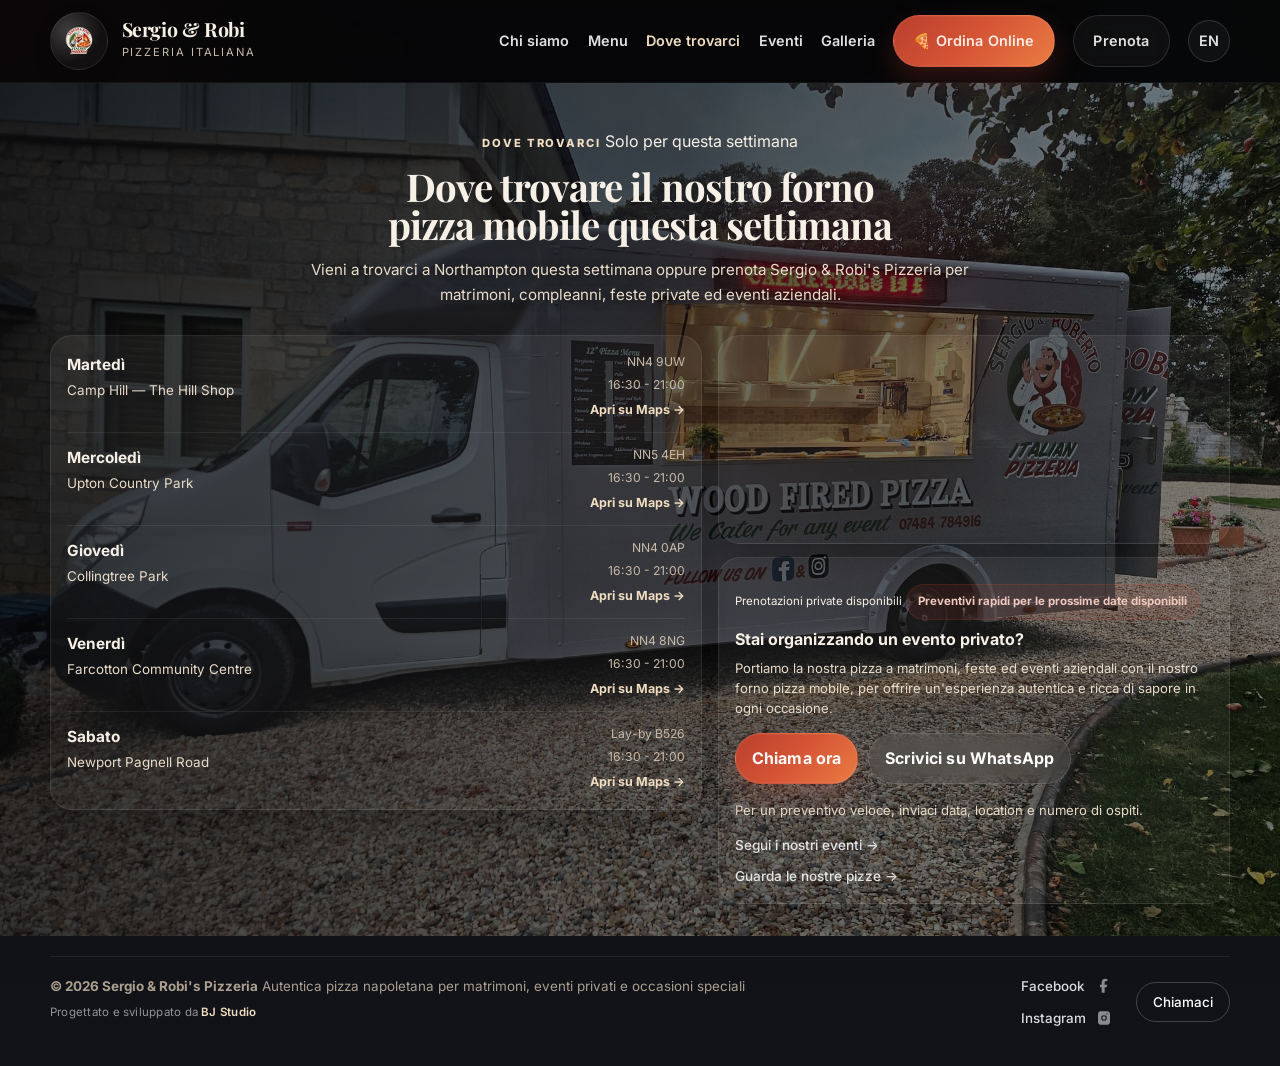
<file: find-us-it.html>
<!DOCTYPE html>
<html lang="it">
<head>
  <meta charset="UTF-8" />
  <meta name="viewport" content="width=device-width, initial-scale=1.0"/>
  <title>Dove trovarci | Sergio & Robi's Pizzeria</title>
  <meta name="description" content="Scopri dove trovare Sergio & Robi's Pizzeria a Northampton questa settimana oppure contattaci per prenotare il nostro forno pizza mobile per il tuo evento privato.">
  <meta name="keywords" content="dove trovare pizza van Northampton, tappe pizza van Northampton, forno pizza mobile Northampton" />
  <link rel="canonical" href="https://sergiorobipizzeria.co.uk/find-us-it.html">
  <link rel="alternate" hreflang="en" href="https://sergiorobipizzeria.co.uk/find-us-en.html">
  <link rel="alternate" hreflang="it" href="https://sergiorobipizzeria.co.uk/find-us-it.html">
  <link rel="alternate" hreflang="x-default" href="https://sergiorobipizzeria.co.uk/find-us-it.html">
  <meta property="og:title" content="Sergio & Robi's Pizzeria" />
  <meta property="og:description" content="Authentic wood fired pizza catering for weddings, parties and private events." />
  <meta property="og:type" content="website" />
  <meta property="og:image" content="images/van_1.jpg" />
  <link rel="icon" href="images/favicon.png">
  <link rel="preconnect" href="https://fonts.googleapis.com">
  <link rel="preconnect" href="https://fonts.gstatic.com" crossorigin>
  <link href="https://fonts.googleapis.com/css2?family=Inter:wght@400;500;600;700;800&family=Playfair+Display:wght@600;700;800&display=swap" rel="stylesheet">
  <link rel="stylesheet" href="style.css">
</head>
<body>

  <header class="site-header">
    <div class="container nav">
      <a href="index-it.html" class="brand">
        <img src="images/sergio-robi-logo.png" alt="Logo Sergio & Robi's Pizzeria">
        <div class="brand-text">
          <strong>Sergio & Robi</strong>
          <span>Pizzeria Italiana</span>
        </div>
      </a>

      <button class="menu-toggle" aria-label="Apri menu" aria-expanded="false" aria-controls="site-nav">
        <span></span>
        <span></span>
        <span></span>
      </button>

      <nav class="nav-links" id="site-nav">
        <a href="index-it.html#about">Chi siamo</a>
        <a href="menu-it.html">Menu</a>
        <a href="find-us-it.html" aria-current="page">Dove trovarci</a>
        <a href="index-it.html#events">Eventi</a>
        <a href="index-it.html#gallery">Galleria</a>
        <a href="#" class="btn btn-primary" onclick="openOrderModal(); return false;">
          🍕 Ordina Online
        </a>
        <a href="index-it.html#contact" class="btn btn-outline">Prenota</a>
        <a href="find-us-en.html" class="lang-switch">EN</a>
      </nav>
    </div>
  </header>

  <main>
    <section class="findus-page">
      <div class="container">
        <div class="section-intro">
          <span class="section-label">Dove trovarci</span>
          <span class="mini-label top-mini-label">Solo per questa settimana</span>
          <h1>Dove trovare il nostro forno pizza mobile questa settimana</h1>
          <p>
            Vieni a trovarci a Northampton questa settimana oppure prenota Sergio & Robi's Pizzeria per matrimoni, compleanni, feste private ed eventi aziendali.
          </p>
        </div>

        <div class="findus-layout">
          <div class="findus-schedule card">
            <div class="findus-day">
              <div class="findus-info">
                <strong>Martedì</strong>
                <span>Camp Hill — The Hill Shop</span>
              </div>
              <div class="findus-meta">
                <span>NN4 9UW</span>
                <span>16:30 - 21:00</span>
                <a href="https://www.google.com/maps/search/?api=1&query=The+Hill+Shop+Camp+Hill+NN4+9UW" target="_blank" rel="noopener noreferrer">Apri su Maps →</a>
              </div>
            </div>

            <div class="findus-day">
              <div class="findus-info">
                <strong>Mercoledì</strong>
                <span>Upton Country Park</span>
              </div>
              <div class="findus-meta">
                <span>NN5 4EH</span>
                <span>16:30 - 21:00</span>
                <a href="https://www.google.com/maps/search/?api=1&query=Upton+Country+Park+NN5+4EH" target="_blank" rel="noopener noreferrer">Apri su Maps →</a>
              </div>
            </div>

            <div class="findus-day">
              <div class="findus-info">
                <strong>Giovedì</strong>
                <span>Collingtree Park</span>
              </div>
              <div class="findus-meta">
                <span>NN4 0AP</span>
                <span>16:30 - 21:00</span>
                <a href="https://www.google.com/maps/search/?api=1&query=Collingtree+Park+NN4+0AP" target="_blank" rel="noopener noreferrer">Apri su Maps →</a>
              </div>
            </div>

            <div class="findus-day">
              <div class="findus-info">
                <strong>Venerdì</strong>
                <span>Farcotton Community Centre</span>
              </div>
              <div class="findus-meta">
                <span>NN4 8NG</span>
                <span>16:30 - 21:00</span>
                <a href="https://www.google.com/maps/search/?api=1&query=Farcotton+Community+Centre+NN4+8NG" target="_blank" rel="noopener noreferrer">Apri su Maps →</a>
              </div>
            </div>

            <div class="findus-day">
              <div class="findus-info">
                <strong>Sabato</strong>
                <span>Newport Pagnell Road</span>
              </div>
              <div class="findus-meta">
                <span>Lay-by B526</span>
                <span>16:30 - 21:00</span>
                <a href="https://www.google.com/maps/search/?api=1&query=Newport+Pagnell+Road+Northampton" target="_blank" rel="noopener noreferrer">Apri su Maps →</a>
              </div>
            </div>
          </div>

          <aside class="findus-sidebar">
            <div class="findus-map card">
              <iframe
                src="https://www.google.com/maps?q=Northampton&output=embed"
                loading="lazy"
                allowfullscreen
                referrerpolicy="no-referrer-when-downgrade"
                title="Mappa di Northampton">
              </iframe>
            </div>

            <div class="findus-card card">
              <span class="mini-label">Prenotazioni private disponibili</span>
              <div class="urgency-note">Preventivi rapidi per le prossime date disponibili</div>
              <h3>Stai organizzando un evento privato?</h3>
              <p>
                Portiamo la nostra pizza a matrimoni, feste ed eventi aziendali con il nostro forno pizza mobile,
                per offrire un'esperienza autentica e ricca di sapore in ogni occasione.
              </p>

              <div class="findus-actions">
                <a href="tel:07484784916" class="btn btn-primary">Chiama ora</a>
                <a href="https://wa.me/447484784916" class="btn btn-secondary" target="_blank" rel="noopener noreferrer">Scrivici su WhatsApp</a>
              </div>

              <p class="findus-helper">Per un preventivo veloce, inviaci data, location e numero di ospiti.</p>

              <div class="findus-socials">
                <a href="https://www.facebook.com/sergiorobipizzeria" target="_blank" rel="noopener noreferrer" class="footer-link">Segui i nostri eventi →</a>
                <a href="https://www.instagram.com/sergio_and_robi_pizzeria_" target="_blank" rel="noopener noreferrer" class="footer-link">Guarda le nostre pizze →</a>
              </div>
            </div>
          </aside>
        </div>
      </div>
    </section>
  </main>

  <footer class="footer">
  <div class="container footer-inner">

    <div class="footer-left">
      <strong>© 2026 Sergio & Robi's Pizzeria</strong>
      <span>Autentica pizza napoletana per matrimoni, eventi privati e occasioni speciali</span>

      <span class="footer-credit">
        Progettato e sviluppato da 
        <a href="https://bjdesign.co.uk" target="_blank" rel="noopener noreferrer">
          BJ Studio
        </a>
      </span>
    </div>

    <div class="footer-right">

      <div class="footer-socials">
        <a href="https://www.facebook.com/sergiorobipizzeria" target="_blank" rel="noopener noreferrer" class="footer-link social-link">
          <span>Facebook</span>
          <svg width="16" height="16" viewBox="0 0 24 24" fill="currentColor">
            <path d="M13 22v-8h3l1-4h-4V7c0-1.1.3-2 2-2h2V1.5c-.4-.1-1.7-.5-3.2-.5-3.2 0-5.3 2-5.3 5.6V10H6v4h2.5v8H13z"/>
          </svg>
        </a>

        <a href="https://www.instagram.com/sergio_and_robi_pizzeria_" target="_blank" rel="noopener noreferrer" class="footer-link social-link">
          <span>Instagram</span>
          <svg width="16" height="16" viewBox="0 0 24 24" fill="currentColor">
            <path d="M7 2C4.8 2 3 3.8 3 6v12c0 2.2 1.8 4 4 4h10c2.2 0 4-1.8 4-4V6c0-2.2-1.8-4-4-4H7zm5 5.8A4.2 4.2 0 1 1 7.8 12 4.2 4.2 0 0 1 12 7.8zm0 6.9A2.7 2.7 0 1 0 9.3 12 2.7 2.7 0 0 0 12 14.7zM17.5 6a1 1 0 1 1-1-1 1 1 0 0 1 1 1z"/>
          </svg>
        </a>
      </div>

      <a href="tel:07484784916" class="footer-call">
        Chiamaci
      </a>

    </div>
  </div>
</footer>

  <script>
    const menuToggle = document.querySelector('.menu-toggle');
    const siteNav = document.querySelector('#site-nav');

    if (menuToggle && siteNav) {
      menuToggle.addEventListener('click', () => {
        siteNav.classList.toggle('active');
        menuToggle.classList.toggle('active');

        const isExpanded = menuToggle.getAttribute('aria-expanded') === 'true';
        menuToggle.setAttribute('aria-expanded', String(!isExpanded));
      });

      siteNav.querySelectorAll('a').forEach(link => {
        link.addEventListener('click', () => {
          siteNav.classList.remove('active');
          menuToggle.classList.remove('active');
          menuToggle.setAttribute('aria-expanded', 'false');
        });
      });
    }
  </script>

<!-- ORDER MODAL -->

<div id="order-modal" class="order-modal">
  <div class="order-modal-content">
    <h3>📍 Prima di Ordinare</h3>

    <p>
      Tutti gli ordini online sono disponibili solo per il ritiro.
    </p>

    <p>
      Ritira il tuo ordine presso
      <strong>Sergio & Robi's Pizzeria</strong>
      all'orario selezionato.
    </p>

    <p>
      📍 <strong>Pizzeria Mobile</strong><br>
      Controlla la pagina
      <a href="find-us-it.html">Dove Trovarci</a>
      prima di effettuare l'ordine per vedere la nostra posizione attuale.
    </p>

    <div class="order-modal-buttons">
      <a href="https://online.skytab.com/44f2e0061df8a4a449760e8338502236"
         target="_blank"
         class="btn btn-primary">
         Continue to Order Online
      </a>

      <button onclick="closeOrderModal()" class="btn btn-outline">
         Close
      </button>
    </div>
  </div>
</div>

<script>
function openOrderModal() {
  document.getElementById('order-modal').style.display = 'flex';
}

function closeOrderModal() {
  document.getElementById('order-modal').style.display = 'none';
}
</script>

<a href="#"
   class="mobile-order-float"
   onclick="openOrderModal(); return false;">
   🍕 Ordina Online
</a>

</body>
</html>
</file>
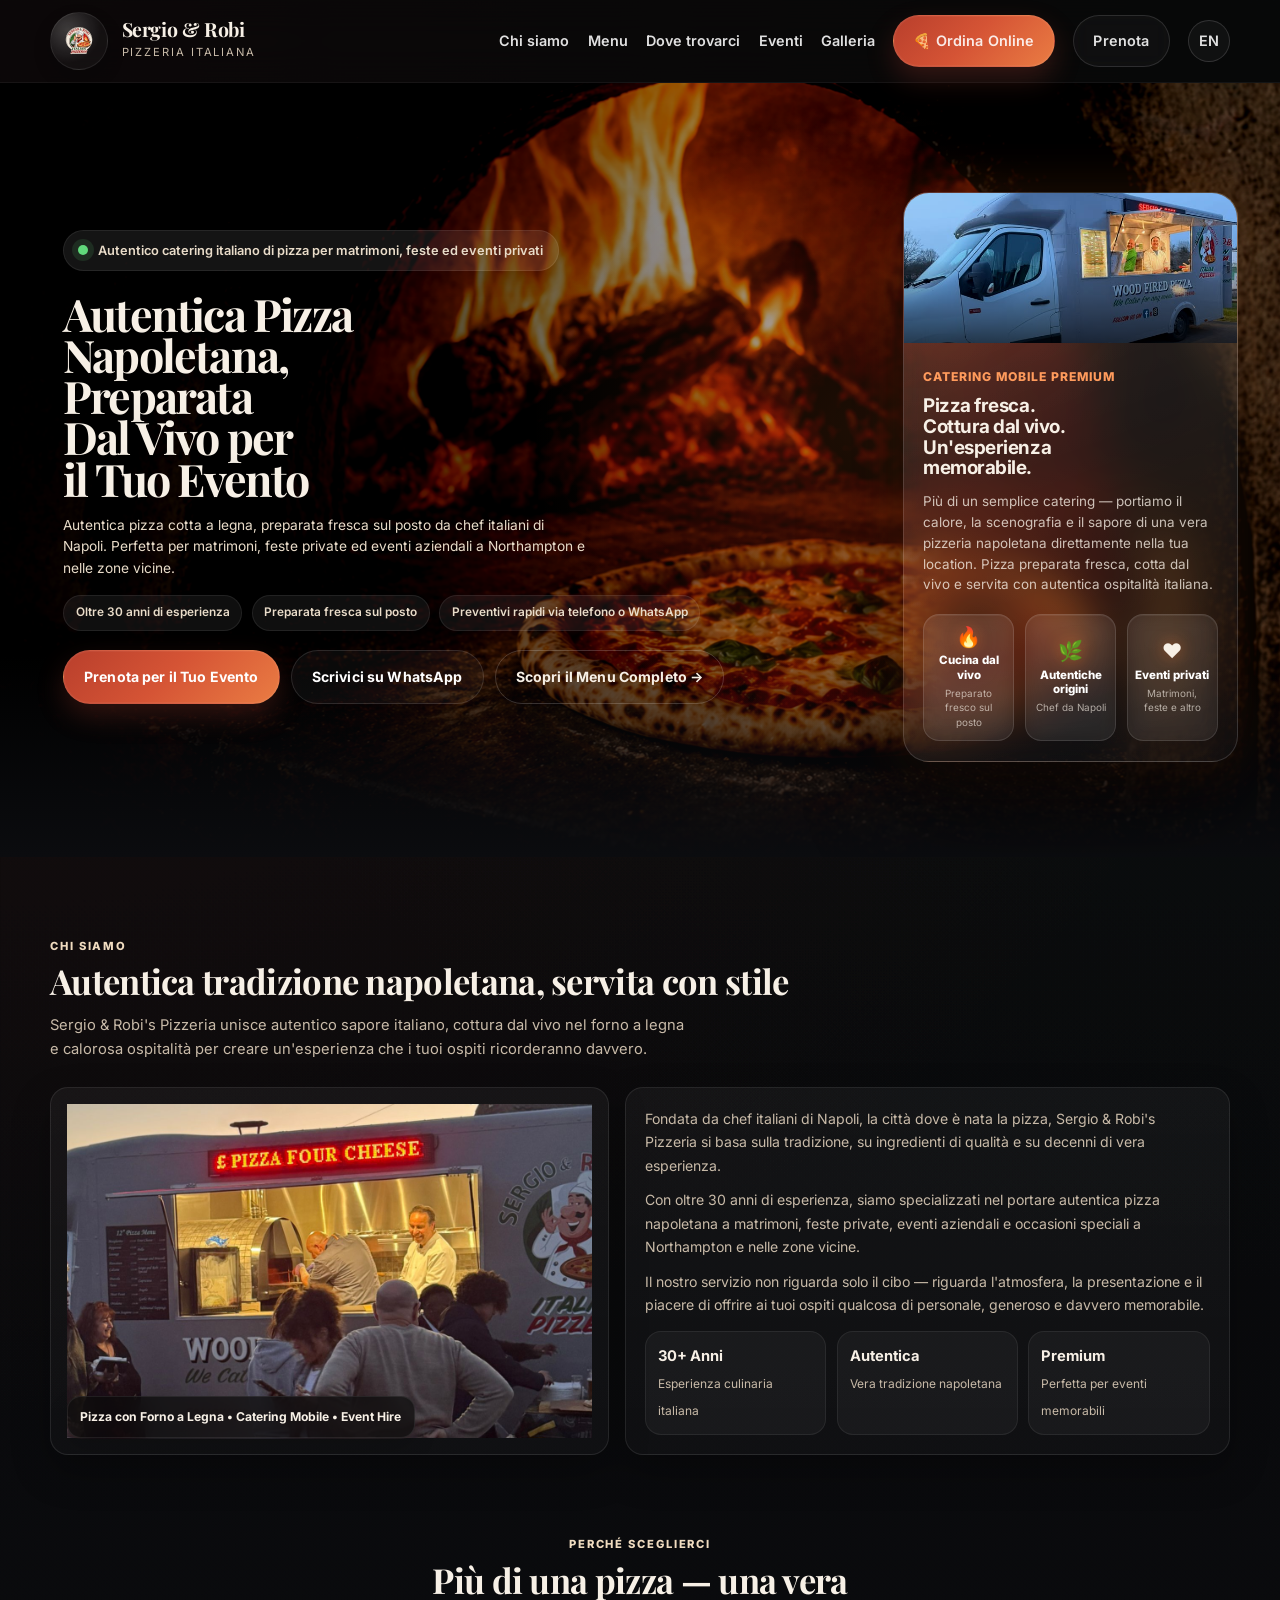
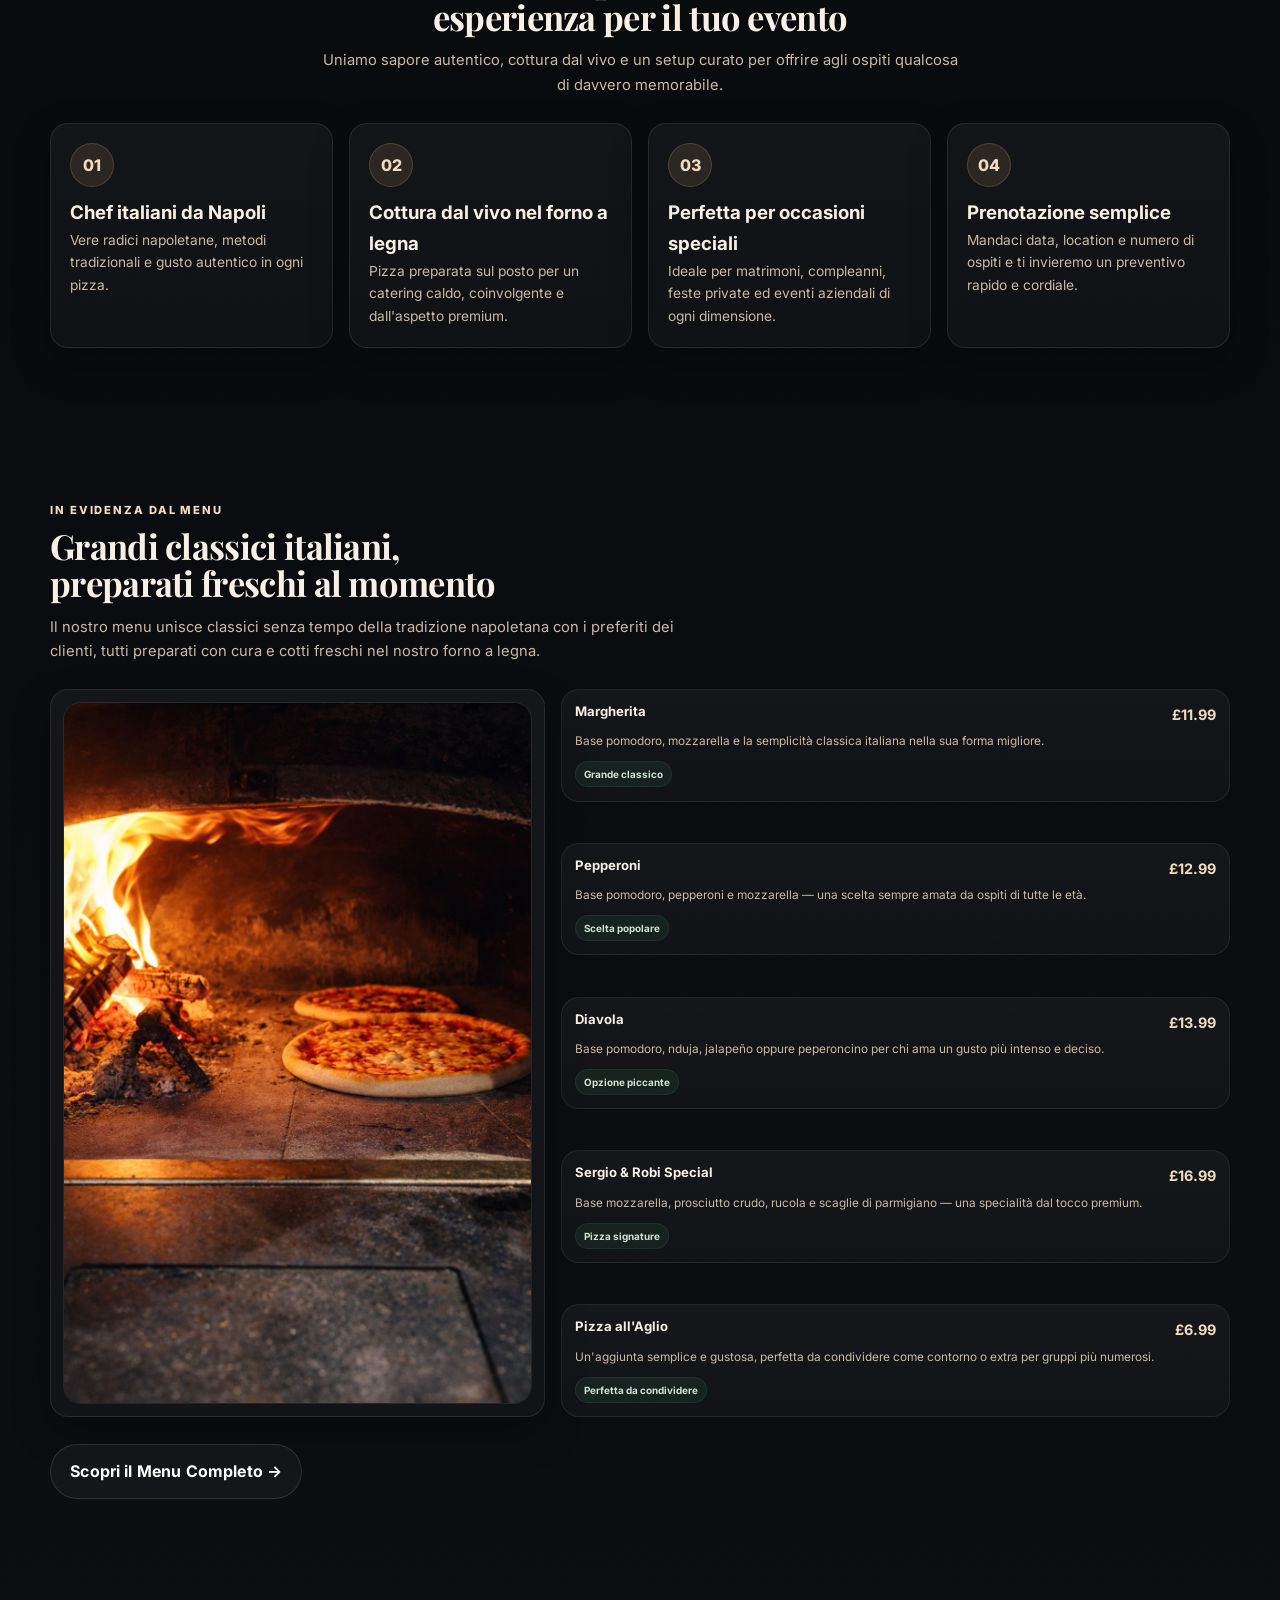
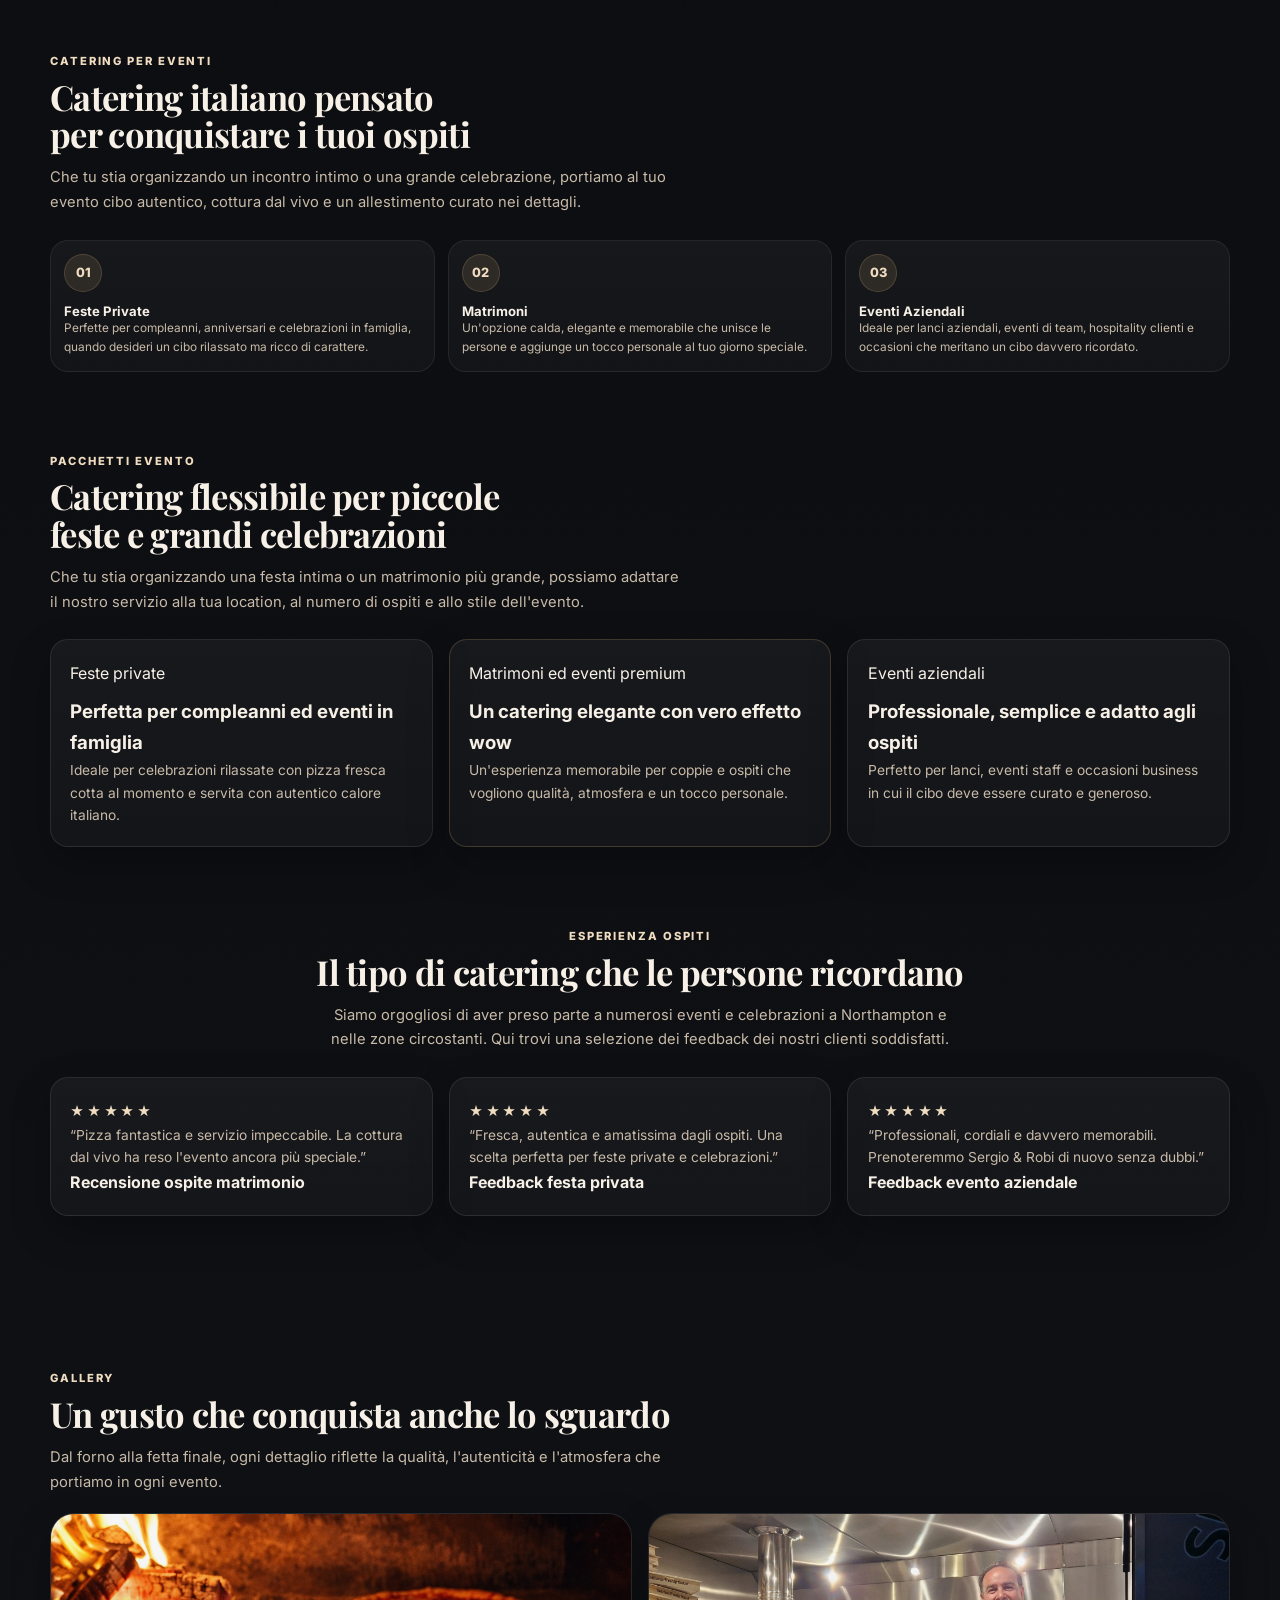
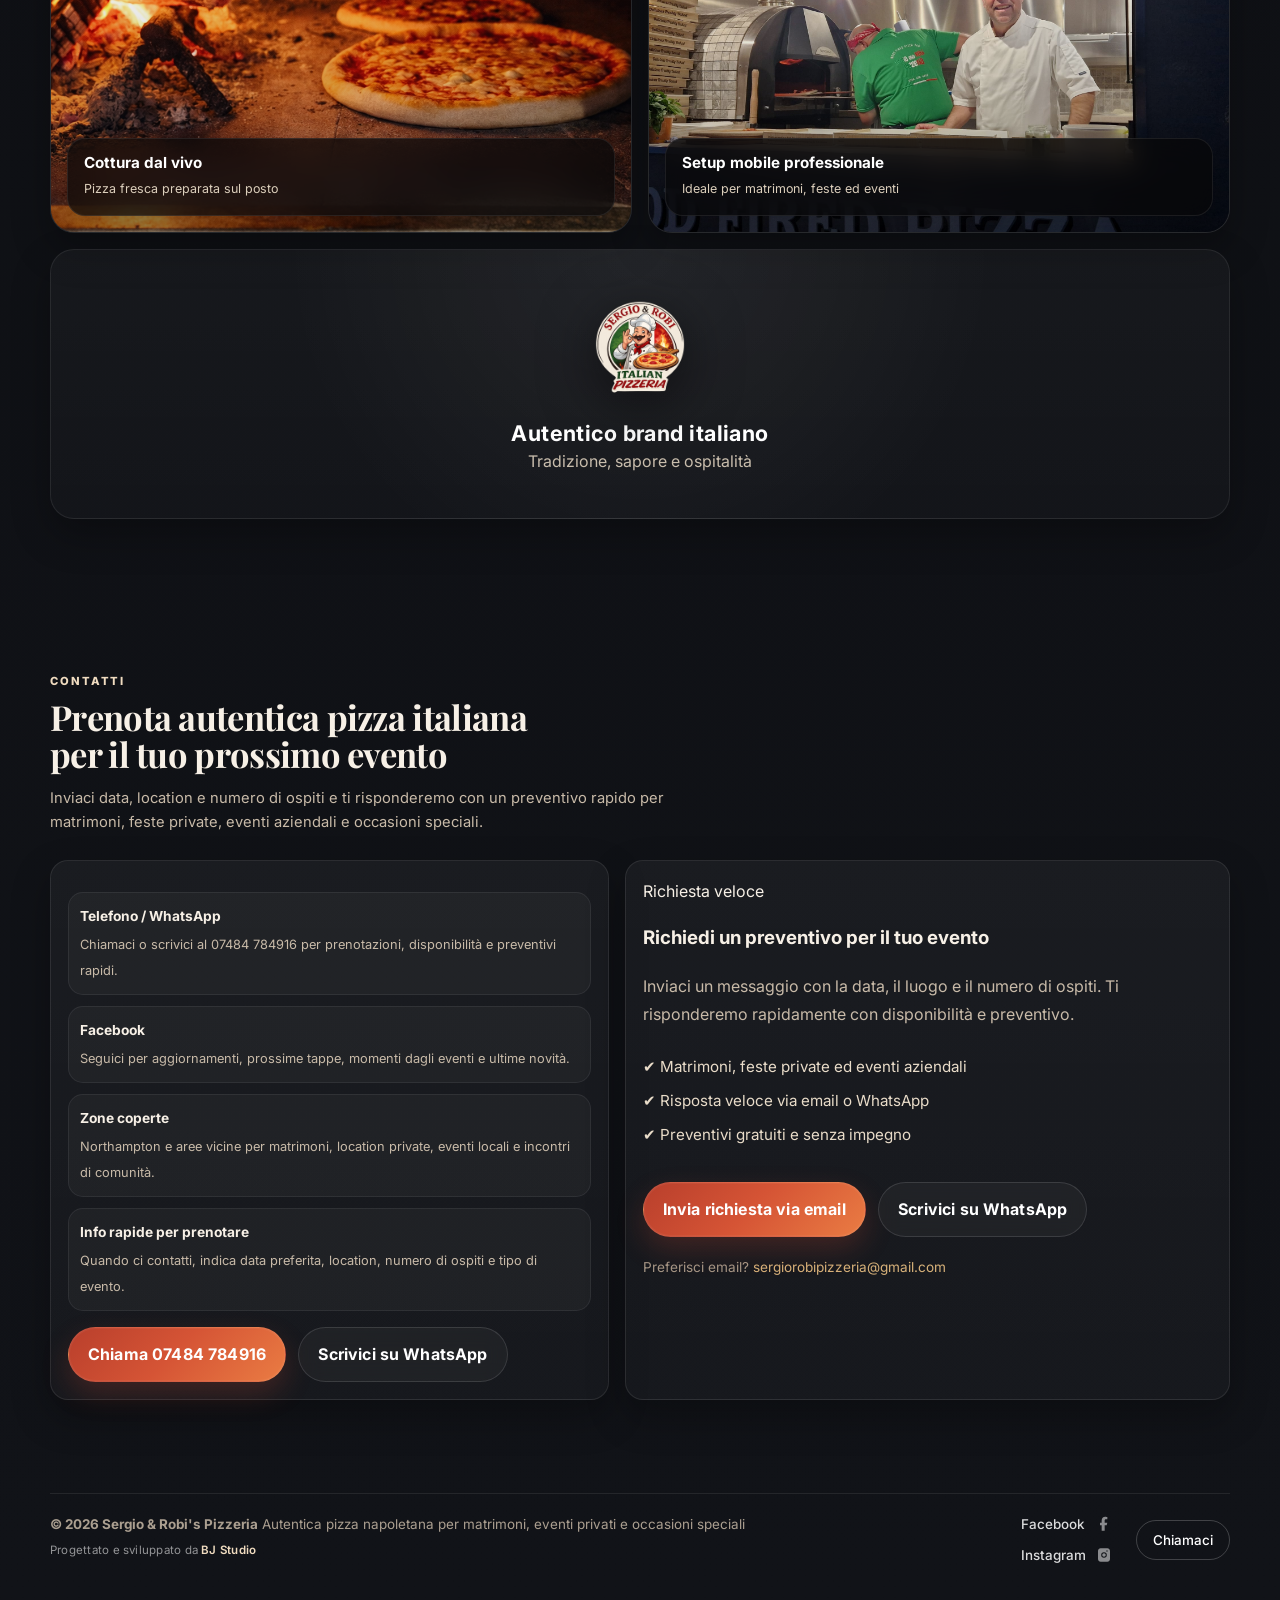
<file: index-it.html>
<!DOCTYPE html>
<html lang="it">
<head>
  <meta charset="UTF-8" />
  <meta name="viewport" content="width=device-width, initial-scale=1.0" />
  <title>Sergio & Robi's Pizzeria | Catering di Pizza Napoletana con Forno a Legna</title>
  <meta name="description" content="Autentico catering di pizza napoletana con forno a legna per matrimoni, feste private ed eventi aziendali a Northampton. Chef italiani da Napoli, cottura dal vivo e sapore indimenticabile." />
  <meta name="keywords" content="catering pizza Northampton, catering matrimonio pizza Northampton, pizza forno a legna Northampton, pizza van Northamptonshire" />
  <meta name="author" content="Barbara Jaskiewicz | BJ Studio" />
  <link rel="canonical" href="https://sergiorobipizzeria.co.uk/">
  <link rel="alternate" hreflang="en" href="https://sergiorobipizzeria.co.uk/">
  <link rel="alternate" hreflang="it" href="https://sergiorobipizzeria.co.uk/index-it.html">
  <link rel="alternate" hreflang="x-default" href="https://sergiorobipizzeria.co.uk/">
  <meta name="google-site-verification" content="k-ORhDWcQFbT08n7CjDuSrCqCil5nivxt0UmoBdiAD8" />
  <meta property="og:title" content="Sergio & Robi's Pizzeria" />
  <meta property="og:description" content="Authentic wood fired pizza catering for weddings, parties and private events." />
  <meta property="og:type" content="website" />
  <meta property="og:image" content="images/van_1.jpg" />
  <link rel="icon" href="images/favicon.png">
  <link rel="preconnect" href="https://fonts.googleapis.com">
  <link rel="preconnect" href="https://fonts.gstatic.com" crossorigin>
  <link href="https://fonts.googleapis.com/css2?family=Inter:wght@400;500;600;700;800&family=Playfair+Display:wght@600;700;800&display=swap" rel="stylesheet">
  <link rel="stylesheet" href="style.css">
</head>
<body>
  <header class="site-header">
    <div class="container nav">
      <a href="#home" class="brand">
        <img src="images/sergio-robi-logo.png" alt="Logo Sergio & Robi's Pizzeria">
        <div class="brand-text">
          <strong>Sergio & Robi</strong>
          <span>Pizzeria Italiana</span>
        </div>
      </a>

      <button class="menu-toggle" aria-label="Apri menu" aria-expanded="false" aria-controls="site-nav">
        <span></span>
        <span></span>
        <span></span>
      </button>

      <nav class="nav-links" id="site-nav">
        <a href="#about">Chi siamo</a>
        <a href="menu-it.html">Menu</a>
        <a href="find-us-it.html">Dove trovarci</a>
        <a href="#events">Eventi</a>
        <a href="#gallery">Galleria</a>
        <a href="#" class="btn btn-primary" onclick="openOrderModal(); return false;">
          🍕 Ordina Online
        </a>
        <a href="#contact" class="btn btn-outline">Prenota</a>
        <a href="index.html" class="lang-switch">EN</a>
      </nav>
    </div>
  </header>

  <main>
    <section class="hero" id="home">
      <div class="container hero-inner">
        <div class="hero-copy">
          <div class="eyebrow">
            <span class="dot"></span>
            Autentico catering italiano di pizza per matrimoni, feste ed eventi privati
          </div>

          <h1>Autentica Pizza Napoletana, Preparata Dal Vivo per il Tuo Evento</h1>

          <p>
            Autentica pizza cotta a legna, preparata fresca sul posto da chef italiani di Napoli.
            Perfetta per matrimoni, feste private ed eventi aziendali a Northampton e nelle zone vicine.
          </p>

          <div class="hero-quick-points">
            <span>Oltre 30 anni di esperienza</span>
            <span>Preparata fresca sul posto</span>
            <span>Preventivi rapidi via telefono o WhatsApp</span>
          </div>

          <div class="hero-actions">
            <a href="#contact" class="btn btn-primary">Prenota per il Tuo Evento</a>
            <a href="https://wa.me/447484784916" class="btn btn-secondary" target="_blank" rel="noopener noreferrer">Scrivici su WhatsApp</a>
            <a href="menu-it.html" class="btn btn-ghost">Scopri il Menu Completo →</a>
          </div>
        </div>

        <aside class="hero-card">
          <div class="hero-card-image">
            <img src="images/van.png" alt="Forno a legna per pizza">
          </div>

          <div class="hero-card-body">
            <span class="mini-label">Catering Mobile Premium</span>
            <h3>Pizza fresca. Cottura dal vivo. Un'esperienza memorabile.</h3>
            <p>
              Più di un semplice catering — portiamo il calore, la scenografia e il sapore di una vera pizzeria napoletana
              direttamente nella tua location. Pizza preparata fresca, cotta dal vivo e servita con autentica ospitalità italiana.
            </p>

            <div class="feature-row">
  
  <div class="feature-box">
    <div class="icon">🔥</div>
    <strong>Cucina dal vivo</strong>
    <span>Preparato fresco sul posto</span>
  </div>
  
  <div class="feature-box">
    <div class="icon">🌿</div>
    <strong>Autentiche origini</strong>
    <span>Chef da Napoli</span>
  </div>
  
  <div class="feature-box">
    <div class="icon">❤️</div>
    <strong>Eventi privati</strong>
    <span>Matrimoni, feste e altro</span>
  </div>

</div>
          </div>
        </aside>
      </div>
    </section>

    <section id="about">
      <div class="container">
        <div class="section-intro">
          <span class="section-label">Chi siamo</span>
          <h2>Autentica tradizione napoletana, servita con stile</h2>
          <p>
            Sergio &amp; Robi's Pizzeria unisce autentico sapore italiano, cottura dal vivo nel forno a legna
            e calorosa ospitalità per creare un'esperienza che i tuoi ospiti ricorderanno davvero.
          </p>
        </div>

        <div class="story-grid">
          <div class="card image-cover">
            <img src="images/van_3.jpg" alt="Pizza van Sergio & Robi">
            <div class="floating-badge">Pizza con Forno a Legna • Catering Mobile • Event Hire</div>
          </div>

          <div class="card story-copy">
            <p>
              Fondata da chef italiani di Napoli, la città dove è nata la pizza, Sergio &amp; Robi's Pizzeria
              si basa sulla tradizione, su ingredienti di qualità e su decenni di vera esperienza.
            </p>
            <p>
              Con oltre 30 anni di esperienza, siamo specializzati nel portare autentica pizza napoletana
              a matrimoni, feste private, eventi aziendali e occasioni speciali a Northampton e nelle zone vicine.
            </p>
            <p>
              Il nostro servizio non riguarda solo il cibo — riguarda l'atmosfera, la presentazione
              e il piacere di offrire ai tuoi ospiti qualcosa di personale, generoso e davvero memorabile.
            </p>

            <div class="stats">
              <div class="stat">
                <strong>30+ Anni</strong>
                <span>Esperienza culinaria italiana</span>
              </div>
              <div class="stat">
                <strong>Autentica</strong>
                <span>Vera tradizione napoletana</span>
              </div>
              <div class="stat">
                <strong>Premium</strong>
                <span>Perfetta per eventi memorabili</span>
              </div>
            </div>
          </div>
        </div>
      </div>
    </section>


    <section class="why-us-section" id="why-us">
      <div class="container">
        <div class="section-intro centered-intro">
          <span class="section-label">Perché sceglierci</span>
          <h2>Più di una pizza — una vera esperienza per il tuo evento</h2>
          <p>
            Uniamo sapore autentico, cottura dal vivo e un setup curato per offrire agli ospiti qualcosa di davvero memorabile.
          </p>
        </div>

        <div class="why-us-grid">
          <article class="card why-card">
            <div class="why-icon">01</div>
            <h3>Chef italiani da Napoli</h3>
            <p>Vere radici napoletane, metodi tradizionali e gusto autentico in ogni pizza.</p>
          </article>
          <article class="card why-card">
            <div class="why-icon">02</div>
            <h3>Cottura dal vivo nel forno a legna</h3>
            <p>Pizza preparata sul posto per un catering caldo, coinvolgente e dall'aspetto premium.</p>
          </article>
          <article class="card why-card">
            <div class="why-icon">03</div>
            <h3>Perfetta per occasioni speciali</h3>
            <p>Ideale per matrimoni, compleanni, feste private ed eventi aziendali di ogni dimensione.</p>
          </article>
          <article class="card why-card">
            <div class="why-icon">04</div>
            <h3>Prenotazione semplice</h3>
            <p>Mandaci data, location e numero di ospiti e ti invieremo un preventivo rapido e cordiale.</p>
          </article>
        </div>
      </div>
    </section>

    <section id="menu">
      <div class="container">
        <div class="section-intro">
          <span class="section-label">In evidenza dal menu</span>
          <h2>Grandi classici italiani, preparati freschi al momento</h2>
          <p>
            Il nostro menu unisce classici senza tempo della tradizione napoletana con i preferiti dei clienti,
            tutti preparati con cura e cotti freschi nel nostro forno a legna.
          </p>
        </div>

        <div class="menu-preview">
          <div class="card menu-board">
            <img src="images/pizza_oven.png" alt="Forno a legna per pizza">
          </div>

          <div class="menu-cards">
            <article class="menu-card">
              <div class="menu-top">
                <h3>Margherita</h3>
                <span class="price">£11.99</span>
              </div>
              <p>Base pomodoro, mozzarella e la semplicità classica italiana nella sua forma migliore.</p>
              <span class="tag">Grande classico</span>
            </article>

            <article class="menu-card">
              <div class="menu-top">
                <h3>Pepperoni</h3>
                <span class="price">£12.99</span>
              </div>
              <p>Base pomodoro, pepperoni e mozzarella — una scelta sempre amata da ospiti di tutte le età.</p>
              <span class="tag">Scelta popolare</span>
            </article>

            <article class="menu-card">
              <div class="menu-top">
                <h3>Diavola</h3>
                <span class="price">£13.99</span>
              </div>
              <p>Base pomodoro, nduja, jalapeño oppure peperoncino per chi ama un gusto più intenso e deciso.</p>
              <span class="tag">Opzione piccante</span>
            </article>

            <article class="menu-card">
              <div class="menu-top">
                <h3>Sergio &amp; Robi Special</h3>
                <span class="price">£16.99</span>
              </div>
              <p>Base mozzarella, prosciutto crudo, rucola e scaglie di parmigiano — una specialità dal tocco premium.</p>
              <span class="tag">Pizza signature</span>
            </article>

            <article class="menu-card">
              <div class="menu-top">
                <h3>Pizza all'Aglio</h3>
                <span class="price">£6.99</span>
              </div>
              <p>Un'aggiunta semplice e gustosa, perfetta da condividere come contorno o extra per gruppi più numerosi.</p>
              <span class="tag">Perfetta da condividere</span>
            </article>
          </div>
        </div>

        <div class="menu-cta">
          <a href="menu-it.html" class="btn btn-secondary">Scopri il Menu Completo →</a>
        </div>
      </div>
    </section>

    <section id="events">
      <div class="container">
        <div class="section-intro">
          <span class="section-label">Catering per eventi</span>
          <h2>Catering italiano pensato per conquistare i tuoi ospiti</h2>
          <p>
            Che tu stia organizzando un incontro intimo o una grande celebrazione,
            portiamo al tuo evento cibo autentico, cottura dal vivo e un allestimento curato nei dettagli.
          </p>
        </div>

        <div class="events-grid">
          <article class="event-card">
            <div class="event-number">01</div>
            <h3>Feste Private</h3>
            <p>Perfette per compleanni, anniversari e celebrazioni in famiglia, quando desideri un cibo rilassato ma ricco di carattere.</p>
          </article>

          <article class="event-card">
            <div class="event-number">02</div>
            <h3>Matrimoni</h3>
            <p>Un'opzione calda, elegante e memorabile che unisce le persone e aggiunge un tocco personale al tuo giorno speciale.</p>
          </article>

          <article class="event-card">
            <div class="event-number">03</div>
            <h3>Eventi Aziendali</h3>
            <p>Ideale per lanci aziendali, eventi di team, hospitality clienti e occasioni che meritano un cibo davvero ricordato.</p>
          </article>
        </div>
      </div>
    </section>


    <section class="packages-section" id="packages">
      <div class="container">
        <div class="section-intro">
          <span class="section-label">Pacchetti evento</span>
          <h2>Catering flessibile per piccole feste e grandi celebrazioni</h2>
          <p>
            Che tu stia organizzando una festa intima o un matrimonio più grande, possiamo adattare il nostro servizio alla tua location, al numero di ospiti e allo stile dell'evento.
          </p>
        </div>

        <div class="packages-grid">
          <article class="card package-card">
            <span class="mini-label">Feste private</span>
            <h3>Perfetta per compleanni ed eventi in famiglia</h3>
            <p>Ideale per celebrazioni rilassate con pizza fresca cotta al momento e servita con autentico calore italiano.</p>
          </article>
          <article class="card package-card featured-package">
            <span class="mini-label">Matrimoni ed eventi premium</span>
            <h3>Un catering elegante con vero effetto wow</h3>
            <p>Un'esperienza memorabile per coppie e ospiti che vogliono qualità, atmosfera e un tocco personale.</p>
          </article>
          <article class="card package-card">
            <span class="mini-label">Eventi aziendali</span>
            <h3>Professionale, semplice e adatto agli ospiti</h3>
            <p>Perfetto per lanci, eventi staff e occasioni business in cui il cibo deve essere curato e generoso.</p>
          </article>
        </div>
      </div>
    </section>

    <section class="testimonials-section" id="testimonials">
      <div class="container">
        <div class="section-intro centered-intro">
          <span class="section-label">Esperienza ospiti</span>
          <h2>Il tipo di catering che le persone ricordano</h2>
          <p>
            Siamo orgogliosi di aver preso parte a numerosi eventi e celebrazioni a Northampton e nelle zone circostanti. 
            Qui trovi una selezione dei feedback dei nostri clienti soddisfatti.
          </p>
        </div>

        <div class="testimonials-grid">
          <article class="card testimonial-card">
            <span class="testimonial-stars">★★★★★</span>
            <p>“Pizza fantastica e servizio impeccabile. La cottura dal vivo ha reso l'evento ancora più speciale.”</p>
            <strong>Recensione ospite matrimonio</strong>
          </article>
          <article class="card testimonial-card">
            <span class="testimonial-stars">★★★★★</span>
            <p>“Fresca, autentica e amatissima dagli ospiti. Una scelta perfetta per feste private e celebrazioni.”</p>
            <strong>Feedback festa privata</strong>
          </article>
          <article class="card testimonial-card">
            <span class="testimonial-stars">★★★★★</span>
            <p>“Professionali, cordiali e davvero memorabili. Prenoteremmo Sergio &amp; Robi di nuovo senza dubbi.”</p>
            <strong>Feedback evento aziendale</strong>
          </article>
        </div>
      </div>
    </section>

    <section id="gallery">
  <div class="container">
    <div class="section-intro">
      <span class="section-label">Gallery</span>
      <h2>Un gusto che conquista anche lo sguardo</h2>
      <p>
        Dal forno alla fetta finale, ogni dettaglio riflette la qualità,
        l'autenticità e l'atmosfera che portiamo in ogni evento.
      </p>
    </div>

    <div class="gallery-grid">
      <div class="gallery-item oven-card">
        <img src="images/pizza_oven.png" alt="Pizza in cottura nel forno a legna">
        <div class="gallery-caption">
          <strong>Cottura dal vivo</strong>
          <span>Pizza fresca preparata sul posto</span>
        </div>
      </div>

      <div class="gallery-item window-card">
        <img src="images/window_service.jpg" alt="Servizio dal pizza van">
        <div class="gallery-caption">
          <strong>Setup mobile professionale</strong>
          <span>Ideale per matrimoni, feste ed eventi</span>
        </div>
      </div>

      <div class="gallery-item logo-card full-width-brand">
        <img src="images/sergio-robi-logo.png" alt="Logo Sergio & Robi">
        <div class="logo-content">
          <strong>Autentico brand italiano</strong>
          <span>Tradizione, sapore e ospitalità</span>
        </div>
      </div>
    </div>
  </div>
</section>

    <section id="contact">
      <div class="container">
        <div class="section-intro">
          <span class="section-label">Contatti</span>
          <h2>Prenota autentica pizza italiana per il tuo prossimo evento</h2>
          <p>
            Inviaci data, location e numero di ospiti e ti risponderemo con un preventivo rapido per matrimoni, feste private, eventi aziendali e occasioni speciali.
          </p>
        </div>

        <div class="contact-grid">
          <div class="card contact-card">
            <div class="contact-points">
              <div class="contact-point">
                <strong>Telefono / WhatsApp</strong>
                <span>Chiamaci o scrivici al 07484 784916 per prenotazioni, disponibilità e preventivi rapidi.</span>
              </div>

              <div class="contact-point">
                <strong>Facebook</strong>
                <span>Seguici per aggiornamenti, prossime tappe, momenti dagli eventi e ultime novità.</span>
              </div>

              <div class="contact-point">
                <strong>Zone coperte</strong>
                <span>Northampton e aree vicine per matrimoni, location private, eventi locali e incontri di comunità.</span>
              </div>

              <div class="contact-point">
                <strong>Info rapide per prenotare</strong>
                <span>Quando ci contatti, indica data preferita, location, numero di ospiti e tipo di evento.</span>
              </div>
            </div>

            <div class="contact-cta-group">
              <a href="tel:07484784916" class="btn btn-primary">Chiama 07484 784916</a>
              <a href="https://wa.me/447484784916" class="btn btn-secondary" target="_blank" rel="noopener noreferrer">Scrivici su WhatsApp</a>
            </div>
          </div>

          <div class="card form-card">
  <div class="email-enquiry-box">
    
    <span class="mini-label">Richiesta veloce</span>
    
    <h3>Richiedi un preventivo per il tuo evento</h3>
    
    <p>
      Inviaci un messaggio con la data, il luogo e il numero di ospiti.
      Ti risponderemo rapidamente con disponibilità e preventivo.
    </p>

    <div class="enquiry-points">
      <span>✔ Matrimoni, feste private ed eventi aziendali</span>
      <span>✔ Risposta veloce via email o WhatsApp</span>
      <span>✔ Preventivi gratuiti e senza impegno</span>
    </div>

    <div class="contact-cta-group">
      <a href="mailto:sergiorobipizzeria@gmail.com?subject=Richiesta%20Evento&body=Ciao,%0D%0A%0D%0AVorrei%20informazioni%20per%20un%20evento.%0D%0A%0D%0AData:%20%0D%0ALuogo:%20%0D%0ANumero%20di%20ospiti:%20%0D%0ATipo%20di%20evento:%20%0D%0A%0D%0AGrazie."
         class="btn btn-primary">
        Invia richiesta via email
      </a>

      <a href="https://wa.me/447484784916?text=Ciao,%20vorrei%20informazioni%20per%20un%20evento"
         class="btn btn-secondary"
         target="_blank">
        Scrivici su WhatsApp
      </a>
    </div>

    <div class="email-note">
      Preferisci email? 
      <a href="mailto:sergiorobipizzeria@gmail.com">sergiorobipizzeria@gmail.com</a>
    </div>

  </div>
</div>
    </section>
  </main>

  <footer class="footer">
  <div class="container footer-inner">

    <div class="footer-left">
      <strong>© 2026 Sergio & Robi's Pizzeria</strong>
      <span>Autentica pizza napoletana per matrimoni, eventi privati e occasioni speciali</span>

      <span class="footer-credit">
        Progettato e sviluppato da 
        <a href="https://bjdesign.co.uk" target="_blank" rel="noopener noreferrer">
          BJ Studio
        </a>
      </span>
    </div>

    <div class="footer-right">

      <div class="footer-socials">
        <a href="https://www.facebook.com/sergiorobipizzeria" target="_blank" rel="noopener noreferrer" class="footer-link social-link">
          <span>Facebook</span>
          <svg width="16" height="16" viewBox="0 0 24 24" fill="currentColor">
            <path d="M13 22v-8h3l1-4h-4V7c0-1.1.3-2 2-2h2V1.5c-.4-.1-1.7-.5-3.2-.5-3.2 0-5.3 2-5.3 5.6V10H6v4h2.5v8H13z"/>
          </svg>
        </a>

        <a href="https://www.instagram.com/sergio_and_robi_pizzeria_" target="_blank" rel="noopener noreferrer" class="footer-link social-link">
          <span>Instagram</span>
          <svg width="16" height="16" viewBox="0 0 24 24" fill="currentColor">
            <path d="M7 2C4.8 2 3 3.8 3 6v12c0 2.2 1.8 4 4 4h10c2.2 0 4-1.8 4-4V6c0-2.2-1.8-4-4-4H7zm5 5.8A4.2 4.2 0 1 1 7.8 12 4.2 4.2 0 0 1 12 7.8zm0 6.9A2.7 2.7 0 1 0 9.3 12 2.7 2.7 0 0 0 12 14.7zM17.5 6a1 1 0 1 1-1-1 1 1 0 0 1 1 1z"/>
          </svg>
        </a>
      </div>

      <a href="tel:07484784916" class="footer-call">
        Chiamaci
      </a>

    </div>
  </div>
</footer>

 <script>
/* ========================================
   MOBILE MENU (ENHANCED)
======================================== */

const menuToggle = document.querySelector('.menu-toggle');
const siteNav = document.querySelector('#site-nav');

if (menuToggle && siteNav) {
  menuToggle.addEventListener('click', () => {
    siteNav.classList.toggle('active');
    menuToggle.classList.toggle('active');

    const isExpanded = menuToggle.getAttribute('aria-expanded') === 'true';
    menuToggle.setAttribute('aria-expanded', String(!isExpanded));
  });

  // Close menu on link click
  siteNav.querySelectorAll('a').forEach(link => {
    link.addEventListener('click', () => {
      siteNav.classList.remove('active');
      menuToggle.classList.remove('active');
      menuToggle.setAttribute('aria-expanded', 'false');
    });
  });

  // Close menu when clicking outside
  document.addEventListener('click', (e) => {
    if (!menuToggle.contains(e.target) && !siteNav.contains(e.target)) {
      siteNav.classList.remove('active');
      menuToggle.classList.remove('active');
      menuToggle.setAttribute('aria-expanded', 'false');
    }
  });
}


/* ========================================
   REVEAL ANIMATION (LUXURY SCROLL)
======================================== */

const revealItems = document.querySelectorAll(
  '.reveal, .reveal-left, .reveal-right'
);

const revealObserver = new IntersectionObserver((entries) => {
  entries.forEach((entry) => {
    if (entry.isIntersecting) {
      entry.target.classList.add('visible');
      revealObserver.unobserve(entry.target); // smoother, no repeat
    }
  });
}, {
  threshold: 0.14
});

revealItems.forEach((item) => {
  revealObserver.observe(item);
});


/* ========================================
   SMOOTH SCROLL (PREMIUM FEEL)
======================================== */

document.querySelectorAll('a[href^="#"]').forEach(anchor => {
  anchor.addEventListener('click', function (e) {
    const targetId = this.getAttribute('href');

    if (targetId.length > 1) {
      e.preventDefault();

      const target = document.querySelector(targetId);
      if (target) {
        target.scrollIntoView({
          behavior: 'smooth',
          block: 'start'
        });
      }
    }
  });
});


/* ========================================
   HEADER SCROLL EFFECT (PRO LOOK)
======================================== */

const header = document.querySelector('.site-header');

window.addEventListener('scroll', () => {
  if (window.scrollY > 40) {
    header.style.boxShadow = "0 10px 30px rgba(0,0,0,0.35)";
    header.style.background = "rgba(6, 6, 7, 0.88)";
  } else {
    header.style.boxShadow = "none";
    header.style.background = "rgba(6, 6, 7, 0.72)";
  }
});


/* ========================================
   HERO PARALLAX (SUBTLE PREMIUM)
======================================== */

const hero = document.querySelector('.hero');

if (hero) {
  window.addEventListener('scroll', () => {
    const offset = window.scrollY * 0.2;
    hero.style.backgroundPosition = `center ${offset}px`;
  });
}
</script>

<!-- ORDER MODAL -->

<div id="order-modal" class="order-modal">
  <div class="order-modal-content">
    <h3>📍 Prima di Ordinare</h3>

    <p>
      Tutti gli ordini online sono disponibili solo per il ritiro.
    </p>

    <p>
      Ritira il tuo ordine presso
      <strong>Sergio & Robi's Pizzeria</strong>
      all'orario selezionato.
    </p>

    <p>
      📍 <strong>Pizzeria Mobile</strong><br>
      Controlla la pagina
      <a href="find-us-it.html">Dove Trovarci</a>
      prima di effettuare l'ordine per vedere la nostra posizione attuale.
    </p>

    <div class="order-modal-buttons">
      <a href="https://online.skytab.com/44f2e0061df8a4a449760e8338502236"
         target="_blank"
         class="btn btn-primary">
         Continue to Order Online
      </a>

      <button onclick="closeOrderModal()" class="btn btn-outline">
         Close
      </button>
    </div>
  </div>
</div>

<script>
function openOrderModal() {
  document.getElementById('order-modal').style.display = 'flex';
}

function closeOrderModal() {
  document.getElementById('order-modal').style.display = 'none';
}
</script>

<a href="#"
   class="mobile-order-float"
   onclick="openOrderModal(); return false;">
   🍕 Ordina Online
</a>

</body>
</html>
</file>
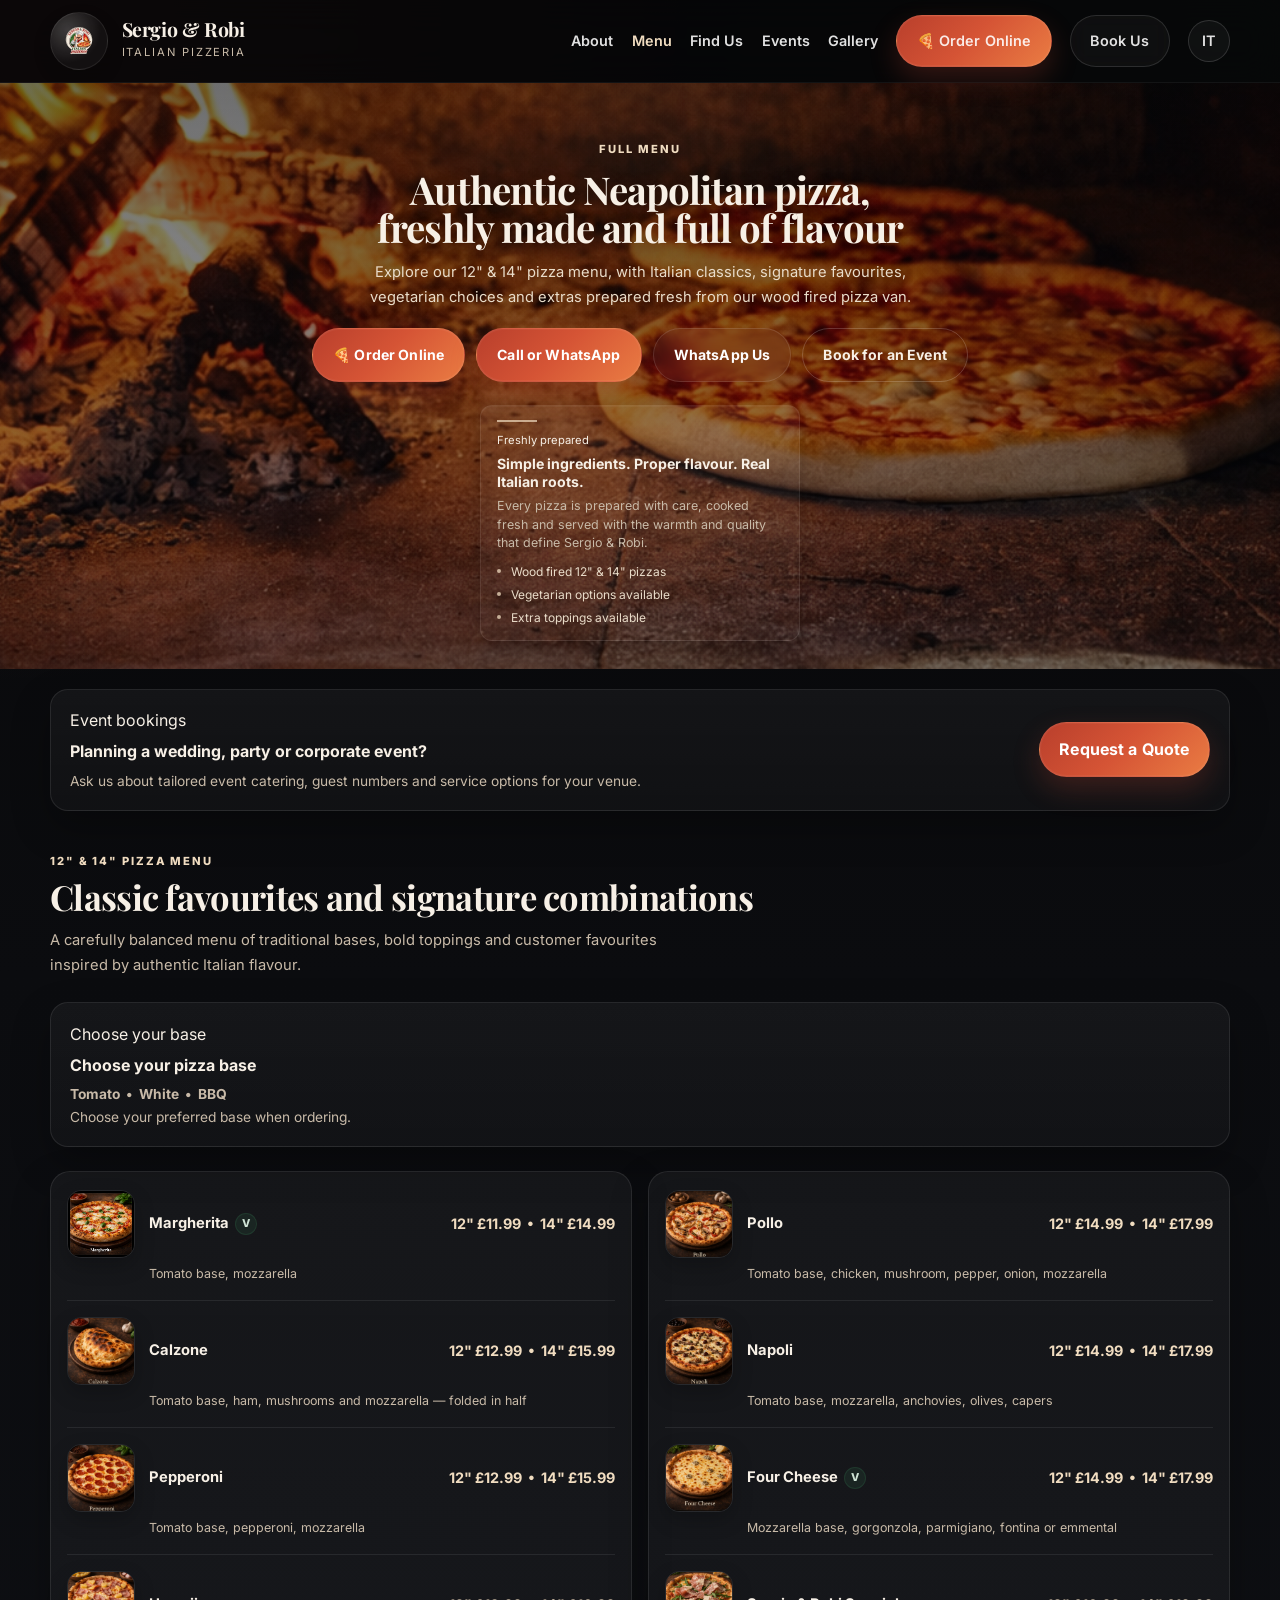
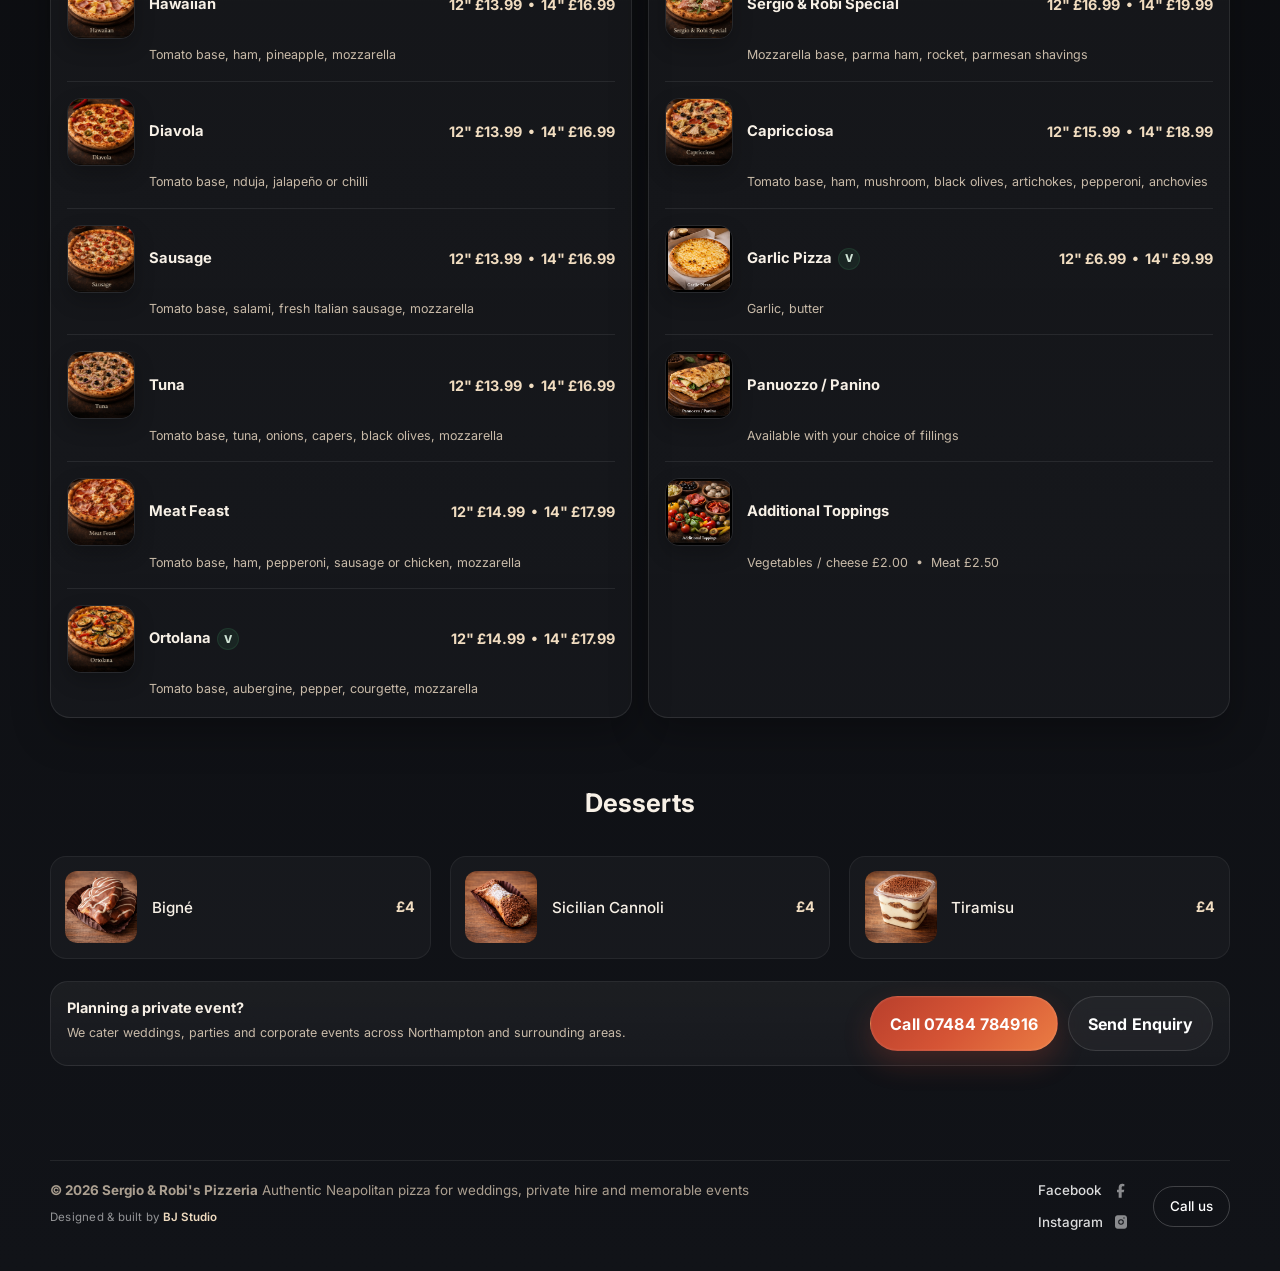
<file: menu-en.html>
<!DOCTYPE html>
<html lang="en">
<head>
  <meta charset="UTF-8" />
  <meta name="viewport" content="width=device-width, initial-scale=1.0" />
  <title>Menu | Sergio & Robi's Pizzeria</title>
  <meta name="description" content="Explore the full Sergio & Robi's Pizzeria menu — authentic Neapolitan pizzas, garlic pizza and extra toppings for private events, parties and local stops in Northampton." />
  <meta name="keywords" content="pizza menu Northampton, wood fired pizza menu, pizza catering menu Northampton" />
  <link rel="canonical" href="https://sergiorobipizzeria.co.uk/menu-en.html">
  <link rel="alternate" hreflang="en" href="https://sergiorobipizzeria.co.uk/menu-en.html">
  <link rel="alternate" hreflang="it" href="https://sergiorobipizzeria.co.uk/menu-it.html">
  <link rel="alternate" hreflang="x-default" href="https://sergiorobipizzeria.co.uk/menu-en.html">
  <meta property="og:title" content="Sergio & Robi's Pizzeria" />
  <meta property="og:description" content="Authentic wood fired pizza catering for weddings, parties and private events." />
  <meta property="og:type" content="website" />
  <meta property="og:image" content="images/oven-pizza.png" />
  <link rel="icon" href="images/favicon.png">
  <link rel="preconnect" href="https://fonts.googleapis.com">
  <link rel="preconnect" href="https://fonts.gstatic.com" crossorigin>
  <link href="https://fonts.googleapis.com/css2?family=Inter:wght@400;500;600;700;800&family=Playfair+Display:wght@600;700;800&display=swap" rel="stylesheet">
  <link rel="stylesheet" href="style.css">
</head>
<body>
  <header class="site-header">
    <div class="container nav">
      <a href="index.html" class="brand">
        <img src="images/sergio-robi-logo.png" alt="Sergio & Robi's Pizzeria logo">
        <div class="brand-text">
          <strong>Sergio & Robi</strong>
          <span>Italian Pizzeria</span>
        </div>
      </a>

      <button class="menu-toggle" aria-label="Open menu" aria-expanded="false" aria-controls="site-nav">
        <span></span>
        <span></span>
        <span></span>
      </button>

      <nav class="nav-links" id="site-nav">
        <a href="index.html#about">About</a>
        <a href="menu-en.html" aria-current="page">Menu</a>
        <a href="find-us-en.html">Find Us</a>
        <a href="index.html#events">Events</a>
        <a href="index.html#gallery">Gallery</a>
        <a href="#" class="btn btn-primary" onclick="openOrderModal(); return false;">
          🍕 Order Online
        </a>
        <a href="index.html#contact" class="btn btn-outline">Book Us</a>
        <a href="menu-it.html" class="lang-switch">IT</a>
      </nav>
    </div>
  </header>

  <main>
    <section class="menu-page-hero">
      <div class="container menu-page-hero-inner">
        <div class="menu-page-copy">
          <span class="section-label">Full menu</span>
          <h1>Authentic Neapolitan pizza, freshly made and full of flavour</h1>
          <p>
            Explore our 12&quot; &amp; 14&quot; pizza menu, with Italian classics, signature favourites, vegetarian choices and extras prepared fresh from our wood fired pizza van.
          </p>

          <div class="hero-actions">
            <a href="#" class="btn btn-primary" onclick="openOrderModal(); return false;">
          🍕 Order Online
            </a>
            <a href="tel:07484784916" class="btn btn-primary">Call or WhatsApp</a>
            <a href="https://wa.me/447484784916" class="btn btn-secondary" target="_blank" rel="noopener noreferrer">WhatsApp Us</a>
            <a href="index.html#contact" class="btn btn-ghost">Book for an Event</a>
          </div>
        </div>

        <div class="menu-page-note card">
          <span class="mini-label">Freshly prepared</span>
          <h3>Simple ingredients. Proper flavour. Real Italian roots.</h3>
          <p>
            Every pizza is prepared with care, cooked fresh and served with the warmth and quality that define Sergio &amp; Robi.
          </p>

          <div class="menu-note-lines">
            <span>Wood fired 12&quot; &amp; 14&quot; pizzas</span>
            <span>Vegetarian options available</span>
            <span>Extra toppings available</span>
          </div>
        </div>
      </div>
    </section>

    <div class="container">
      <div class="event-booking-banner card">
        <div>
          <span class="mini-label">Event bookings</span>
          <h3>Planning a wedding, party or corporate event?</h3>
          <p>Ask us about tailored event catering, guest numbers and service options for your venue.</p>
        </div>
        <a href="index.html#contact" class="btn btn-primary">Request a Quote</a>
      </div>
    </div>

    <section class="menu-page-section">
      <div class="container">
        <div class="section-intro">
          <span class="section-label">12&quot; &amp; 14&quot; pizza menu</span>
          <h2>Classic favourites and signature combinations</h2>
          <p>
            A carefully balanced menu of traditional bases, bold toppings and customer favourites inspired by authentic Italian flavour.
          </p>
        </div>


        <div class="event-booking-banner card" style="margin-bottom:24px;">
          <div>
            <span class="mini-label">Choose your base</span>
            <h3>Choose your pizza base</h3>
            <p><strong>Tomato &nbsp;•&nbsp; White &nbsp;•&nbsp; BBQ</strong><br>Choose your preferred base when ordering.</p>
          </div>
        </div>

        <div class="menu-full-grid">

          <div class="menu-column card">

            <article class="menu-line menu-line-with-thumb">
              <div class="menu-line-top">
                <div class="menu-line-title">
                  <img src="images/Margherita.png" alt="Margherita pizza" class="menu-thumb">
                  <h3>Margherita <span class="veg-badge">V</span></h3>
                </div>
                <span class="price">12&quot; £11.99 &nbsp;•&nbsp; 14&quot; £14.99</span>
              </div>
              <p>Tomato base, mozzarella</p>
            </article>

            <article class="menu-line menu-line-with-thumb">
              <div class="menu-line-top">
                <div class="menu-line-title">
                  <img src="images/calzone.png" alt="Calzone pizza" class="menu-thumb">
                  <h3>Calzone</h3>
                </div>
                <span class="price">12&quot; £12.99 &nbsp;•&nbsp; 14&quot; £15.99</span>
              </div>
              <p>Tomato base, ham, mushrooms and mozzarella — folded in half</p>
            </article>

            <article class="menu-line menu-line-with-thumb">
              <div class="menu-line-top">
                <div class="menu-line-title">
                  <img src="images/pepperoni.png" alt="Pepperoni pizza" class="menu-thumb">
                  <h3>Pepperoni</h3>
                </div>
                <span class="price">12&quot; £12.99 &nbsp;•&nbsp; 14&quot; £15.99</span>
              </div>
              <p>Tomato base, pepperoni, mozzarella</p>
            </article>

            <article class="menu-line menu-line-with-thumb">
              <div class="menu-line-top">
                <div class="menu-line-title">
                  <img src="images/hawaiian.png" alt="Hawaiian pizza" class="menu-thumb">
                  <h3>Hawaiian</h3>
                </div>
                <span class="price">12&quot; £13.99 &nbsp;•&nbsp; 14&quot; £16.99</span>
              </div>
              <p>Tomato base, ham, pineapple, mozzarella</p>
            </article>

            <article class="menu-line menu-line-with-thumb">
              <div class="menu-line-top">
                <div class="menu-line-title">
                  <img src="images/diavola.png" alt="Diavola pizza" class="menu-thumb">
                  <h3>Diavola</h3>
                </div>
                <span class="price">12&quot; £13.99 &nbsp;•&nbsp; 14&quot; £16.99</span>
              </div>
              <p>Tomato base, nduja, jalapeño or chilli</p>
            </article>

            <article class="menu-line menu-line-with-thumb">
              <div class="menu-line-top">
                <div class="menu-line-title">
                  <img src="images/sausage.png" alt="Sausage pizza" class="menu-thumb">
                  <h3>Sausage</h3>
                </div>
                <span class="price">12&quot; £13.99 &nbsp;•&nbsp; 14&quot; £16.99</span>
              </div>
              <p>Tomato base, salami, fresh Italian sausage, mozzarella</p>
            </article>

            <article class="menu-line menu-line-with-thumb">
              <div class="menu-line-top">
                <div class="menu-line-title">
                  <img src="images/tuna.png" alt="Tuna pizza" class="menu-thumb">
                  <h3>Tuna</h3>
                </div>
                <span class="price">12&quot; £13.99 &nbsp;•&nbsp; 14&quot; £16.99</span>
              </div>
              <p>Tomato base, tuna, onions, capers, black olives, mozzarella</p>
            </article>

            <article class="menu-line menu-line-with-thumb">
              <div class="menu-line-top">
                <div class="menu-line-title">
                  <img src="images/meat-feast.png" alt="Meat Feast pizza" class="menu-thumb">
                  <h3>Meat Feast</h3>
                </div>
                <span class="price">12&quot; £14.99 &nbsp;•&nbsp; 14&quot; £17.99</span>
              </div>
              <p>Tomato base, ham, pepperoni, sausage or chicken, mozzarella</p>
            </article>

            <article class="menu-line menu-line-with-thumb">
              <div class="menu-line-top">
                <div class="menu-line-title">
                  <img src="images/ortolana.png" alt="Ortolana pizza" class="menu-thumb">
                  <h3>Ortolana <span class="veg-badge">V</span></h3>
                </div>
                <span class="price">12&quot; £14.99 &nbsp;•&nbsp; 14&quot; £17.99</span>
              </div>
              <p>Tomato base, aubergine, pepper, courgette, mozzarella</p>
            </article>

          </div>

          <div class="menu-column card">

            <article class="menu-line menu-line-with-thumb">
              <div class="menu-line-top">
                <div class="menu-line-title">
                  <img src="images/pollo.png" alt="Pollo pizza" class="menu-thumb">
                  <h3>Pollo</h3>
                </div>
                <span class="price">12&quot; £14.99 &nbsp;•&nbsp; 14&quot; £17.99</span>
              </div>
              <p>Tomato base, chicken, mushroom, pepper, onion, mozzarella</p>
            </article>

            <article class="menu-line menu-line-with-thumb">
              <div class="menu-line-top">
                <div class="menu-line-title">
                  <img src="images/napoli.png" alt="Napoli pizza" class="menu-thumb">
                  <h3>Napoli</h3>
                </div>
                <span class="price">12&quot; £14.99 &nbsp;•&nbsp; 14&quot; £17.99</span>
              </div>
              <p>Tomato base, mozzarella, anchovies, olives, capers</p>
            </article>

            <article class="menu-line menu-line-with-thumb">
              <div class="menu-line-top">
                <div class="menu-line-title">
                  <img src="images/four-cheese.png" alt="Four Cheese pizza" class="menu-thumb">
                  <h3>Four Cheese <span class="veg-badge">V</span></h3>
                </div>
                <span class="price">12&quot; £14.99 &nbsp;•&nbsp; 14&quot; £17.99</span>
              </div>
              <p>Mozzarella base, gorgonzola, parmigiano, fontina or emmental</p>
            </article>

            <article class="menu-line menu-line-with-thumb">
              <div class="menu-line-top">
                <div class="menu-line-title">
                  <img src="images/sergio-robi-special.png" alt="Sergio and Robi Special pizza" class="menu-thumb">
                  <h3>Sergio &amp; Robi Special</h3>
                </div>
                <span class="price">12&quot; £16.99 &nbsp;•&nbsp; 14&quot; £19.99</span>
              </div>
              <p>Mozzarella base, parma ham, rocket, parmesan shavings</p>
            </article>

            <article class="menu-line menu-line-with-thumb">
              <div class="menu-line-top">
                <div class="menu-line-title">
                  <img src="images/capricciosa.png" alt="Capricciosa pizza" class="menu-thumb">
                  <h3>Capricciosa</h3>
                </div>
                <span class="price">12&quot; £15.99 &nbsp;•&nbsp; 14&quot; £18.99</span>
              </div>
              <p>Tomato base, ham, mushroom, black olives, artichokes, pepperoni, anchovies</p>
            </article>

            <article class="menu-line menu-line-with-thumb">
              <div class="menu-line-top">
                <div class="menu-line-title">
                  <img src="images/Garlic pizza.png" alt="Garlic Pizza" class="menu-thumb">
                  <h3>Garlic Pizza <span class="veg-badge">V</span></h3>
                </div>
                <span class="price">12&quot; £6.99 &nbsp;•&nbsp; 14&quot; £9.99</span>
              </div>
              <p>Garlic, butter</p>
            </article>

            <article class="menu-line menu-line-with-thumb">
              <div class="menu-line-top">
                <div class="menu-line-title">
                  <img src="images/Panuozzo_Panino.png" alt="Panuozzo Panino" class="menu-thumb">
                  <h3>Panuozzo / Panino</h3>
                </div>

              </div>
              <p>Available with your choice of fillings</p>
            </article>
            <article class="menu-line menu-line-with-thumb menu-line-simple">
              <div class="menu-line-top">
                <div class="menu-line-title">
                  <img src="images/Additional toppings.png" alt="Additional toppings" class="menu-thumb">
                  <h3>Additional Toppings</h3>
                </div>
              </div>
              <p>Vegetables / cheese £2.00 &nbsp;•&nbsp; Meat £2.50</p>
            </article>

          </div>
        </div>

        <div class="menu-desserts">
          <h3 class="menu-subtitle">Desserts</h3>

          <div class="menu-items">

            <div class="menu-item">
              <img src="images/Chocolate pastries.png" alt="Bigné">
              <div class="menu-item-info">
                <h4>Bigné</h4>
                <span class="price">£4</span>
              </div>
            </div>

            <div class="menu-item">
              <img src="images/Sicilian cannoli.png" alt="Sicilian cannoli">
              <div class="menu-item-info">
                <h4>Sicilian Cannoli</h4>
                <span class="price">£4</span>
              </div>
            </div>

            <div class="menu-item">
              <img src="images/Tiramisu.png" alt="Tiramisu">
              <div class="menu-item-info">
                <h4>Tiramisu</h4>
                <span class="price">£4</span>
              </div>
            </div>

          </div>
        </div>

        <div class="menu-bottom-cta">
          <div class="menu-bottom-copy">
            <h3>Planning a private event?</h3>
            <p>We cater weddings, parties and corporate events across Northampton and surrounding areas.</p>
          </div>

          <div class="menu-bottom-actions">
            <a href="tel:07484784916" class="btn btn-primary">Call 07484 784916</a>
            <a href="index.html#contact" class="btn btn-secondary">Send Enquiry</a>
          </div>
        </div>
      </div>
    </section>
  </main>

  <footer class="footer">
    <div class="container footer-inner">
      <div class="footer-left">
        <strong>© 2026 Sergio &amp; Robi's Pizzeria</strong>
        <span>Authentic Neapolitan pizza for weddings, private hire and memorable events</span>

        <span class="footer-credit">
          Designed &amp; built by
          <a href="https://bjdesign.co.uk" target="_blank" rel="noopener noreferrer">BJ Studio</a>
        </span>
      </div>

      <div class="footer-right">
        <div class="footer-socials">
          <a href="https://www.facebook.com/sergiorobipizzeria" target="_blank" rel="noopener noreferrer" class="footer-link social-link">
            <span>Facebook</span>
            <svg width="16" height="16" viewBox="0 0 24 24" fill="currentColor">
              <path d="M13 22v-8h3l1-4h-4V7c0-1.1.3-2 2-2h2V1.5c-.4-.1-1.7-.5-3.2-.5-3.2 0-5.3 2-5.3 5.6V10H6v4h2.5v8H13z"/>
            </svg>
          </a>

          <a href="https://www.instagram.com/sergio_and_robi_pizzeria_" target="_blank" rel="noopener noreferrer" class="footer-link social-link">
            <span>Instagram</span>
            <svg width="16" height="16" viewBox="0 0 24 24" fill="currentColor">
              <path d="M7 2C4.8 2 3 3.8 3 6v12c0 2.2 1.8 4 4 4h10c2.2 0 4-1.8 4-4V6c0-2.2-1.8-4-4-4H7zm5 5.8A4.2 4.2 0 1 1 7.8 12 4.2 4.2 0 0 1 12 7.8zm0 6.9A2.7 2.7 0 1 0 9.3 12 2.7 2.7 0 0 0 12 14.7zM17.5 6a1 1 0 1 1-1-1 1 1 0 0 1 1 1z"/>
            </svg>
          </a>
        </div>

        <a href="tel:07484784916" class="footer-call">Call us</a>
      </div>
    </div>
  </footer>

  <script>
    const menuToggle = document.querySelector('.menu-toggle');
    const siteNav = document.querySelector('#site-nav');

    if (menuToggle && siteNav) {
      menuToggle.addEventListener('click', () => {
        siteNav.classList.toggle('active');
        menuToggle.classList.toggle('active');

        const isExpanded = menuToggle.getAttribute('aria-expanded') === 'true';
        menuToggle.setAttribute('aria-expanded', String(!isExpanded));
      });

      siteNav.querySelectorAll('a').forEach(link => {
        link.addEventListener('click', () => {
          siteNav.classList.remove('active');
          menuToggle.classList.remove('active');
          menuToggle.setAttribute('aria-expanded', 'false');
        });
      });
    }
  </script>

<!-- ORDER MODAL -->

<div id="order-modal" class="order-modal">
  <div class="order-modal-content">
    <h3>📍 Before You Order</h3>

    <p>
      All online orders are available for collection only.
    </p>

    <p>
      Please collect your order directly from
      <strong>Sergio & Robi's Pizzeria</strong>
      at your selected collection time.
    </p>

    <p>
      📍 <strong>Mobile Pizzeria</strong><br>
      Our location changes regularly. Please check our
      <a href="find-us-en.html">Find Us</a>
      page before placing your order.
    </p>

    <div class="order-modal-buttons">
      <a href="https://online.skytab.com/44f2e0061df8a4a449760e8338502236"
         target="_blank"
         class="btn btn-primary">
         Continue to Order Online
      </a>

      <button onclick="closeOrderModal()" class="btn btn-outline">
         Close
      </button>
    </div>
  </div>
</div>

<script>
function openOrderModal() {
  document.getElementById('order-modal').style.display = 'flex';
}

function closeOrderModal() {
  document.getElementById('order-modal').style.display = 'none';
}
</script>

<a href="#"
   class="mobile-order-float"
   onclick="openOrderModal(); return false;">
   🍕 Order Online
</a>

</body>
</html>
</file>
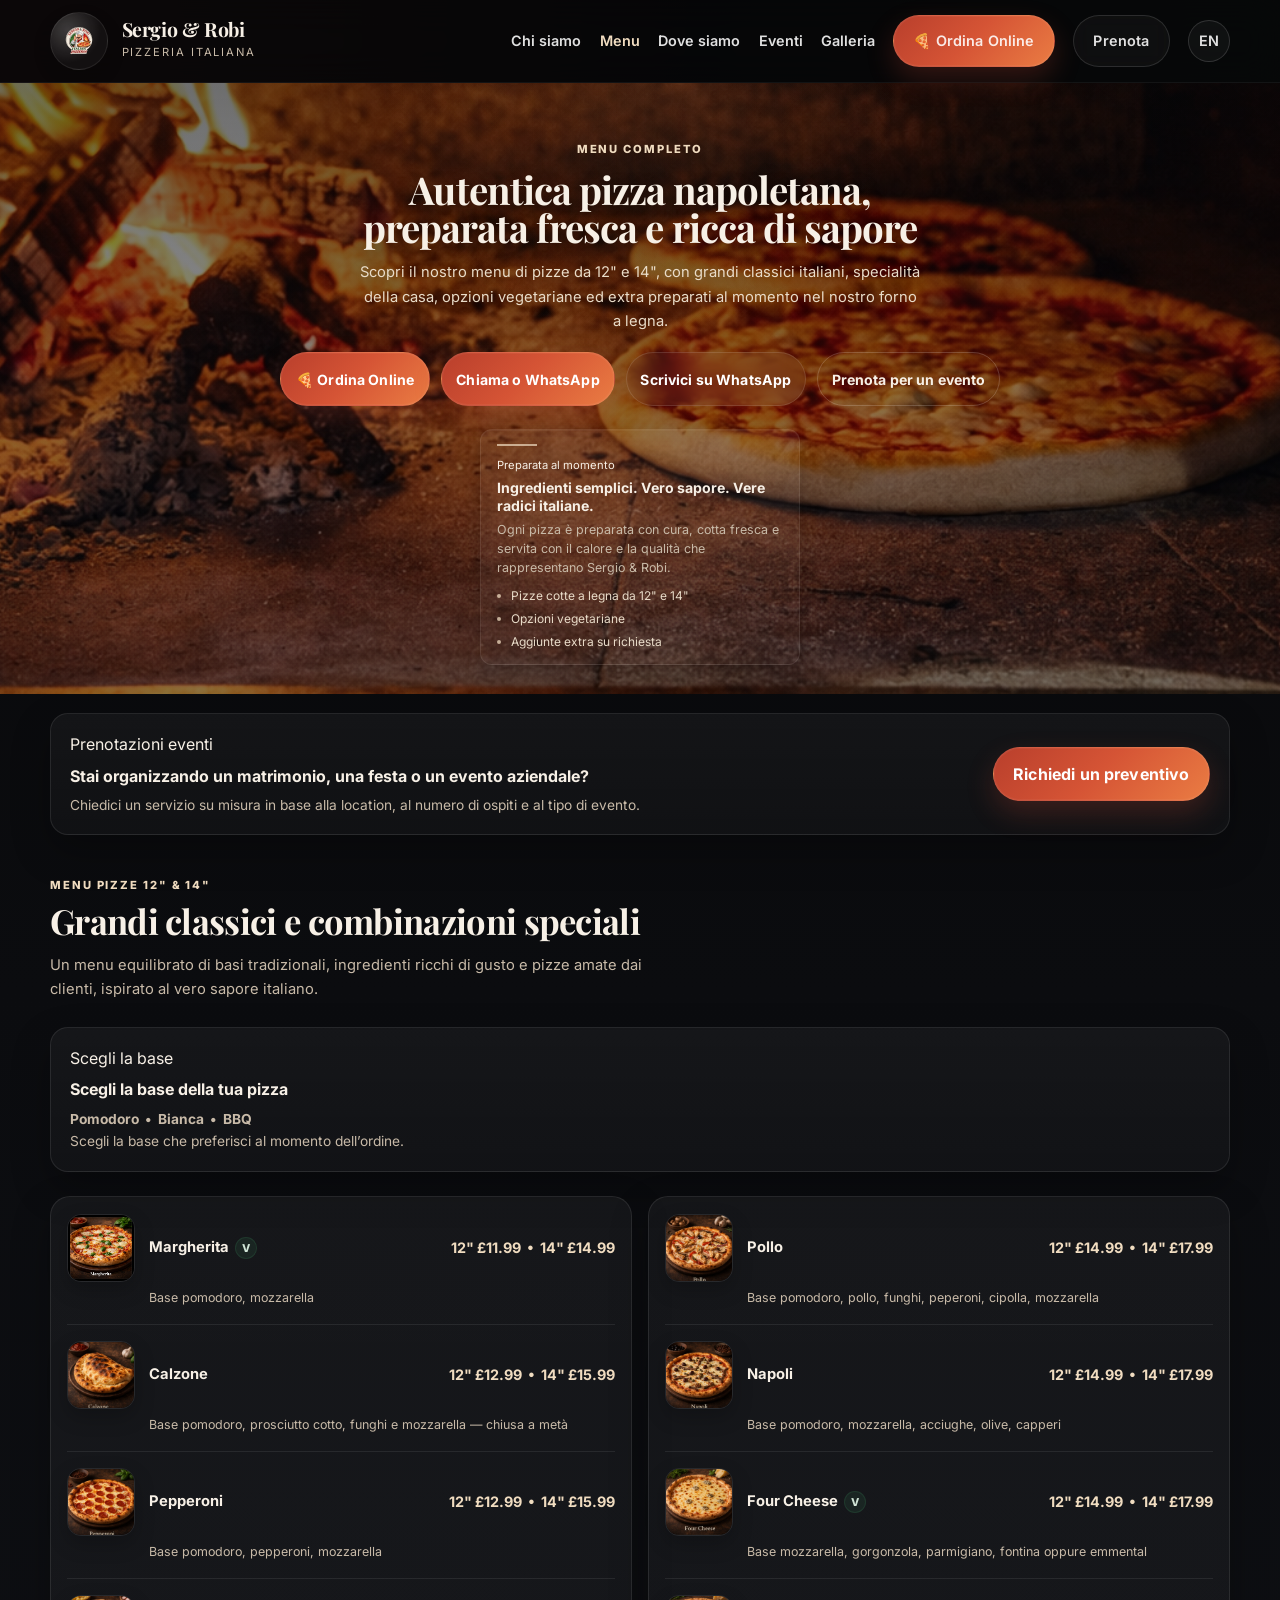
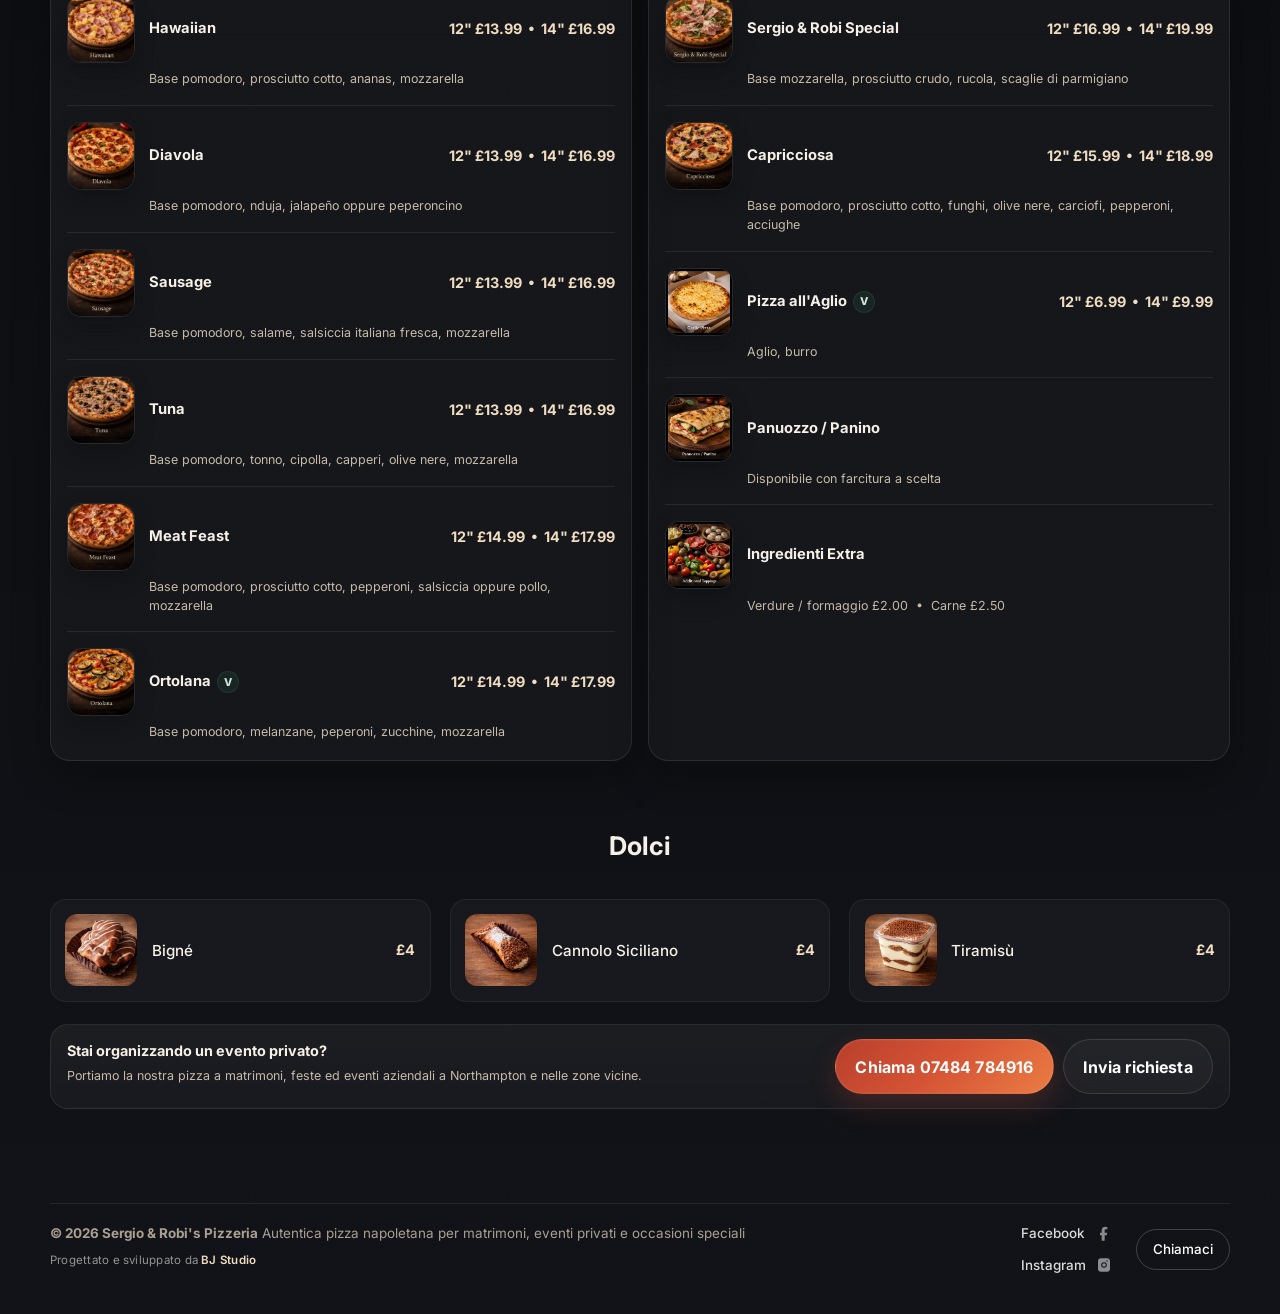
<file: menu-it.html>
<!DOCTYPE html>
<html lang="it">
<head>
  <meta charset="UTF-8" />
  <meta name="viewport" content="width=device-width, initial-scale=1.0" />
  <title>Menu | Sergio & Robi's Pizzeria</title>
  <meta name="description" content="Scopri il menu completo di Sergio & Robi's Pizzeria — autentiche pizze napoletane, pizza all'aglio e ingredienti extra per eventi privati, feste e tappe locali a Northampton." />
  <meta name="keywords" content="menu pizza Northampton, catering pizza forno a legna, menu pizza Northamptonshire" />
  <link rel="canonical" href="https://sergiorobipizzeria.co.uk/menu-it.html">
  <link rel="alternate" hreflang="en" href="https://sergiorobipizzeria.co.uk/menu-en.html">
  <link rel="alternate" hreflang="it" href="https://sergiorobipizzeria.co.uk/menu-it.html">
  <link rel="alternate" hreflang="x-default" href="https://sergiorobipizzeria.co.uk/menu-en.html">
  <meta property="og:title" content="Sergio & Robi's Pizzeria" />
  <meta property="og:description" content="Authentic wood fired pizza catering for weddings, parties and private events." />
  <meta property="og:type" content="website" />
  <meta property="og:image" content="images/oven-pizza.png" />
  <link rel="icon" href="images/favicon.png">
  <link rel="preconnect" href="https://fonts.googleapis.com">
  <link rel="preconnect" href="https://fonts.gstatic.com" crossorigin>
  <link href="https://fonts.googleapis.com/css2?family=Inter:wght@400;500;600;700;800&family=Playfair+Display:wght@600;700;800&display=swap" rel="stylesheet">
  <link rel="stylesheet" href="style.css">
</head>
<body>
  <header class="site-header">
    <div class="container nav">
      <a href="index-it.html" class="brand">
        <img src="images/sergio-robi-logo.png" alt="Logo Sergio & Robi's Pizzeria">
        <div class="brand-text">
          <strong>Sergio & Robi</strong>
          <span>Pizzeria Italiana</span>
        </div>
      </a>

      <button class="menu-toggle" aria-label="Apri menu" aria-expanded="false" aria-controls="site-nav">
        <span></span>
        <span></span>
        <span></span>
      </button>

      <nav class="nav-links" id="site-nav">
        <a href="index-it.html#about">Chi siamo</a>
        <a href="menu-it.html" aria-current="page">Menu</a>
        <a href="find-us-it.html">Dove siamo</a>
        <a href="index-it.html#events">Eventi</a>
        <a href="index-it.html#gallery">Galleria</a>
        <a href="#" class="btn btn-primary" onclick="openOrderModal(); return false;">
          🍕 Ordina Online
        </a>
        <a href="index-it.html#contact" class="btn btn-outline">Prenota</a>
        <a href="menu-en.html" class="lang-switch">EN</a>
      </nav>
    </div>
  </header>

  <main>
    <section class="menu-page-hero">
      <div class="container menu-page-hero-inner">
        <div class="menu-page-copy">
          <span class="section-label">Menu completo</span>
          <h1>Autentica pizza napoletana, preparata fresca e ricca di sapore</h1>
          <p>
            Scopri il nostro menu di pizze da 12&quot; e 14&quot;, con grandi classici italiani, specialità della casa, opzioni vegetariane ed extra preparati al momento nel nostro forno a legna.
          </p>

          <div class="hero-actions">
            <a href="#" class="btn btn-primary" onclick="openOrderModal(); return false;">
          🍕 Ordina Online
           </a>
            <a href="tel:07484784916" class="btn btn-primary">Chiama o WhatsApp</a>
            <a href="https://wa.me/447484784916" class="btn btn-secondary" target="_blank" rel="noopener noreferrer">Scrivici su WhatsApp</a>
            <a href="index-it.html#contact" class="btn btn-ghost">Prenota per un evento</a>
          </div>
        </div>

        <div class="menu-page-note card">
          <span class="mini-label">Preparata al momento</span>
          <h3>Ingredienti semplici. Vero sapore. Vere radici italiane.</h3>
          <p>
            Ogni pizza è preparata con cura, cotta fresca e servita con il calore e la qualità che rappresentano Sergio &amp; Robi.
          </p>

          <div class="menu-note-lines">
            <span>Pizze cotte a legna da 12&quot; e 14&quot;</span>
            <span>Opzioni vegetariane</span>
            <span>Aggiunte extra su richiesta</span>
          </div>
        </div>
      </div>
    </section>

    <div class="container">
      <div class="event-booking-banner card">
        <div>
          <span class="mini-label">Prenotazioni eventi</span>
          <h3>Stai organizzando un matrimonio, una festa o un evento aziendale?</h3>
          <p>Chiedici un servizio su misura in base alla location, al numero di ospiti e al tipo di evento.</p>
        </div>
        <a href="index-it.html#contact" class="btn btn-primary">Richiedi un preventivo</a>
      </div>
    </div>

    <section class="menu-page-section">
      <div class="container">
        <div class="section-intro">
          <span class="section-label">Menu pizze 12&quot; &amp; 14&quot;</span>
          <h2>Grandi classici e combinazioni speciali</h2>
          <p>
            Un menu equilibrato di basi tradizionali, ingredienti ricchi di gusto e pizze amate dai clienti, ispirato al vero sapore italiano.
          </p>
        </div>


        <div class="event-booking-banner card" style="margin-bottom:24px;">
          <div>
            <span class="mini-label">Scegli la base</span>
            <h3>Scegli la base della tua pizza</h3>
            <p><strong>Pomodoro &nbsp;•&nbsp; Bianca &nbsp;•&nbsp; BBQ</strong><br>Scegli la base che preferisci al momento dell’ordine.</p>
          </div>
        </div>

        <div class="menu-full-grid">

          <div class="menu-column card">

            <article class="menu-line menu-line-with-thumb">
              <div class="menu-line-top">
                <div class="menu-line-title">
                  <img src="images/Margherita.png" alt="Pizza Margherita" class="menu-thumb">
                  <h3>Margherita <span class="veg-badge">V</span></h3>
                </div>
                <span class="price">12&quot; £11.99 &nbsp;•&nbsp; 14&quot; £14.99</span>
              </div>
              <p>Base pomodoro, mozzarella</p>
            </article>

            <article class="menu-line menu-line-with-thumb">
              <div class="menu-line-top">
                <div class="menu-line-title">
                  <img src="images/calzone.png" alt="Pizza Calzone" class="menu-thumb">
                  <h3>Calzone</h3>
                </div>
                <span class="price">12&quot; £12.99 &nbsp;•&nbsp; 14&quot; £15.99</span>
              </div>
              <p>Base pomodoro, prosciutto cotto, funghi e mozzarella — chiusa a metà</p>
            </article>

            <article class="menu-line menu-line-with-thumb">
              <div class="menu-line-top">
                <div class="menu-line-title">
                  <img src="images/pepperoni.png" alt="Pizza Pepperoni" class="menu-thumb">
                  <h3>Pepperoni</h3>
                </div>
                <span class="price">12&quot; £12.99 &nbsp;•&nbsp; 14&quot; £15.99</span>
              </div>
              <p>Base pomodoro, pepperoni, mozzarella</p>
            </article>

            <article class="menu-line menu-line-with-thumb">
              <div class="menu-line-top">
                <div class="menu-line-title">
                  <img src="images/hawaiian.png" alt="Pizza Hawaiian" class="menu-thumb">
                  <h3>Hawaiian</h3>
                </div>
                <span class="price">12&quot; £13.99 &nbsp;•&nbsp; 14&quot; £16.99</span>
              </div>
              <p>Base pomodoro, prosciutto cotto, ananas, mozzarella</p>
            </article>

            <article class="menu-line menu-line-with-thumb">
              <div class="menu-line-top">
                <div class="menu-line-title">
                  <img src="images/diavola.png" alt="Pizza Diavola" class="menu-thumb">
                  <h3>Diavola</h3>
                </div>
                <span class="price">12&quot; £13.99 &nbsp;•&nbsp; 14&quot; £16.99</span>
              </div>
              <p>Base pomodoro, nduja, jalapeño oppure peperoncino</p>
            </article>

            <article class="menu-line menu-line-with-thumb">
              <div class="menu-line-top">
                <div class="menu-line-title">
                  <img src="images/sausage.png" alt="Pizza Sausage" class="menu-thumb">
                  <h3>Sausage</h3>
                </div>
                <span class="price">12&quot; £13.99 &nbsp;•&nbsp; 14&quot; £16.99</span>
              </div>
              <p>Base pomodoro, salame, salsiccia italiana fresca, mozzarella</p>
            </article>

            <article class="menu-line menu-line-with-thumb">
              <div class="menu-line-top">
                <div class="menu-line-title">
                  <img src="images/tuna.png" alt="Pizza Tuna" class="menu-thumb">
                  <h3>Tuna</h3>
                </div>
                <span class="price">12&quot; £13.99 &nbsp;•&nbsp; 14&quot; £16.99</span>
              </div>
              <p>Base pomodoro, tonno, cipolla, capperi, olive nere, mozzarella</p>
            </article>

            <article class="menu-line menu-line-with-thumb">
              <div class="menu-line-top">
                <div class="menu-line-title">
                  <img src="images/meat-feast.png" alt="Pizza Meat Feast" class="menu-thumb">
                  <h3>Meat Feast</h3>
                </div>
                <span class="price">12&quot; £14.99 &nbsp;•&nbsp; 14&quot; £17.99</span>
              </div>
              <p>Base pomodoro, prosciutto cotto, pepperoni, salsiccia oppure pollo, mozzarella</p>
            </article>

            <article class="menu-line menu-line-with-thumb">
              <div class="menu-line-top">
                <div class="menu-line-title">
                  <img src="images/ortolana.png" alt="Pizza Ortolana" class="menu-thumb">
                  <h3>Ortolana <span class="veg-badge">V</span></h3>
                </div>
                <span class="price">12&quot; £14.99 &nbsp;•&nbsp; 14&quot; £17.99</span>
              </div>
              <p>Base pomodoro, melanzane, peperoni, zucchine, mozzarella</p>
            </article>

          </div>

          <div class="menu-column card">

            <article class="menu-line menu-line-with-thumb">
              <div class="menu-line-top">
                <div class="menu-line-title">
                  <img src="images/pollo.png" alt="Pizza Pollo" class="menu-thumb">
                  <h3>Pollo</h3>
                </div>
                <span class="price">12&quot; £14.99 &nbsp;•&nbsp; 14&quot; £17.99</span>
              </div>
              <p>Base pomodoro, pollo, funghi, peperoni, cipolla, mozzarella</p>
            </article>

            <article class="menu-line menu-line-with-thumb">
              <div class="menu-line-top">
                <div class="menu-line-title">
                  <img src="images/napoli.png" alt="Pizza Napoli" class="menu-thumb">
                  <h3>Napoli</h3>
                </div>
                <span class="price">12&quot; £14.99 &nbsp;•&nbsp; 14&quot; £17.99</span>
              </div>
              <p>Base pomodoro, mozzarella, acciughe, olive, capperi</p>
            </article>

            <article class="menu-line menu-line-with-thumb">
              <div class="menu-line-top">
                <div class="menu-line-title">
                  <img src="images/four-cheese.png" alt="Pizza ai quattro formaggi" class="menu-thumb">
                  <h3>Four Cheese <span class="veg-badge">V</span></h3>
                </div>
                <span class="price">12&quot; £14.99 &nbsp;•&nbsp; 14&quot; £17.99</span>
              </div>
              <p>Base mozzarella, gorgonzola, parmigiano, fontina oppure emmental</p>
            </article>

            <article class="menu-line menu-line-with-thumb">
              <div class="menu-line-top">
                <div class="menu-line-title">
                  <img src="images/sergio-robi-special.png" alt="Pizza Sergio e Robi Special" class="menu-thumb">
                  <h3>Sergio &amp; Robi Special</h3>
                </div>
                <span class="price">12&quot; £16.99 &nbsp;•&nbsp; 14&quot; £19.99</span>
              </div>
              <p>Base mozzarella, prosciutto crudo, rucola, scaglie di parmigiano</p>
            </article>

            <article class="menu-line menu-line-with-thumb">
              <div class="menu-line-top">
                <div class="menu-line-title">
                  <img src="images/capricciosa.png" alt="Pizza Capricciosa" class="menu-thumb">
                  <h3>Capricciosa</h3>
                </div>
                <span class="price">12&quot; £15.99 &nbsp;•&nbsp; 14&quot; £18.99</span>
              </div>
              <p>Base pomodoro, prosciutto cotto, funghi, olive nere, carciofi, pepperoni, acciughe</p>
            </article>

            <article class="menu-line menu-line-with-thumb">
              <div class="menu-line-top">
                <div class="menu-line-title">
                  <img src="images/Garlic pizza.png" alt="Pizza all'Aglio" class="menu-thumb">
                  <h3>Pizza all'Aglio <span class="veg-badge">V</span></h3>
                </div>
                <span class="price">12&quot; £6.99 &nbsp;•&nbsp; 14&quot; £9.99</span>
              </div>
              <p>Aglio, burro</p>
            </article>

            <article class="menu-line menu-line-with-thumb">
              <div class="menu-line-top">
                <div class="menu-line-title">
                  <img src="images/Panuozzo_Panino.png" alt="Panuozzo Panino" class="menu-thumb">
                  <h3>Panuozzo / Panino</h3>
                </div>
              </div>
              <p>Disponibile con farcitura a scelta</p>
            </article>

            <article class="menu-line menu-line-with-thumb menu-line-simple">
              <div class="menu-line-top">
                <div class="menu-line-title">
                  <img src="images/Additional toppings.png" alt="Ingredienti extra" class="menu-thumb">
                  <h3>Ingredienti Extra</h3>
                </div>
              </div>
              <p>Verdure / formaggio £2.00 &nbsp;•&nbsp; Carne £2.50</p>
            </article>

          </div>
        </div>

        <div class="menu-desserts">
          <h3 class="menu-subtitle">Dolci</h3>

          <div class="menu-items">

            <div class="menu-item">
              <img src="images/Chocolate pastries.png" alt="Bigné">
              <div class="menu-item-info">
                <h4>Bigné</h4>
                <span class="price">£4</span>
              </div>
            </div>

            <div class="menu-item">
              <img src="images/Sicilian cannoli.png" alt="Cannolo siciliano">
              <div class="menu-item-info">
                <h4>Cannolo Siciliano</h4>
                <span class="price">£4</span>
              </div>
            </div>

            <div class="menu-item">
              <img src="images/Tiramisu.png" alt="Tiramisù">
              <div class="menu-item-info">
                <h4>Tiramisù</h4>
                <span class="price">£4</span>
              </div>
            </div>

          </div>
        </div>

        <div class="menu-bottom-cta">
          <div class="menu-bottom-copy">
            <h3>Stai organizzando un evento privato?</h3>
            <p>Portiamo la nostra pizza a matrimoni, feste ed eventi aziendali a Northampton e nelle zone vicine.</p>
          </div>

          <div class="menu-bottom-actions">
            <a href="tel:07484784916" class="btn btn-primary">Chiama 07484 784916</a>
            <a href="index-it.html#contact" class="btn btn-secondary">Invia richiesta</a>
          </div>
        </div>
      </div>
    </section>
  </main>

  <footer class="footer">
    <div class="container footer-inner">
      <div class="footer-left">
        <strong>© 2026 Sergio &amp; Robi's Pizzeria</strong>
        <span>Autentica pizza napoletana per matrimoni, eventi privati e occasioni speciali</span>

        <span class="footer-credit">
          Progettato e sviluppato da
          <a href="https://bjdesign.co.uk" target="_blank" rel="noopener noreferrer">BJ Studio</a>
        </span>
      </div>

      <div class="footer-right">
        <div class="footer-socials">
          <a href="https://www.facebook.com/sergiorobipizzeria" target="_blank" rel="noopener noreferrer" class="footer-link social-link">
            <span>Facebook</span>
            <svg width="16" height="16" viewBox="0 0 24 24" fill="currentColor">
              <path d="M13 22v-8h3l1-4h-4V7c0-1.1.3-2 2-2h2V1.5c-.4-.1-1.7-.5-3.2-.5-3.2 0-5.3 2-5.3 5.6V10H6v4h2.5v8H13z"/>
            </svg>
          </a>

          <a href="https://www.instagram.com/sergio_and_robi_pizzeria_" target="_blank" rel="noopener noreferrer" class="footer-link social-link">
            <span>Instagram</span>
            <svg width="16" height="16" viewBox="0 0 24 24" fill="currentColor">
              <path d="M7 2C4.8 2 3 3.8 3 6v12c0 2.2 1.8 4 4 4h10c2.2 0 4-1.8 4-4V6c0-2.2-1.8-4-4-4H7zm5 5.8A4.2 4.2 0 1 1 7.8 12 4.2 4.2 0 0 1 12 7.8zm0 6.9A2.7 2.7 0 1 0 9.3 12 2.7 2.7 0 0 0 12 14.7zM17.5 6a1 1 0 1 1-1-1 1 1 0 0 1 1 1z"/>
            </svg>
          </a>
        </div>

        <a href="tel:07484784916" class="footer-call">Chiamaci</a>
      </div>
    </div>
  </footer>

  <script>
    const menuToggle = document.querySelector('.menu-toggle');
    const siteNav = document.querySelector('#site-nav');

    if (menuToggle && siteNav) {
      menuToggle.addEventListener('click', () => {
        siteNav.classList.toggle('active');
        menuToggle.classList.toggle('active');

        const isExpanded = menuToggle.getAttribute('aria-expanded') === 'true';
        menuToggle.setAttribute('aria-expanded', String(!isExpanded));
      });

      siteNav.querySelectorAll('a').forEach(link => {
        link.addEventListener('click', () => {
          siteNav.classList.remove('active');
          menuToggle.classList.remove('active');
          menuToggle.setAttribute('aria-expanded', 'false');
        });
      });
    }
  </script>

<!-- ORDER MODAL -->

<div id="order-modal" class="order-modal">
  <div class="order-modal-content">
    <h3>📍 Prima di Ordinare</h3>

    <p>
      Tutti gli ordini online sono disponibili solo per il ritiro.
    </p>

    <p>
      Ritira il tuo ordine presso
      <strong>Sergio & Robi's Pizzeria</strong>
      all'orario selezionato.
    </p>

    <p>
      📍 <strong>Pizzeria Mobile</strong><br>
      Controlla la pagina
      <a href="find-us-it.html">Dove Trovarci</a>
      prima di effettuare l'ordine per vedere la nostra posizione attuale.
    </p>

    <div class="order-modal-buttons">
      <a href="https://online.skytab.com/44f2e0061df8a4a449760e8338502236"
         target="_blank"
         class="btn btn-primary">
         Continue to Order Online
      </a>

      <button onclick="closeOrderModal()" class="btn btn-outline">
         Close
      </button>
    </div>
  </div>
</div>

<script>
function openOrderModal() {
  document.getElementById('order-modal').style.display = 'flex';
}

function closeOrderModal() {
  document.getElementById('order-modal').style.display = 'none';
}
</script>

<a href="#"
   class="mobile-order-float"
   onclick="openOrderModal(); return false;">
   🍕 Ordina Online
</a>

</body>
</html>
</file>
<file: style.css>
:root {
  --bg: #09090b;
  --bg-soft: #111215;
  --bg-soft-2: #17181c;
  --card: rgba(255, 255, 255, 0.045);
  --card-strong: rgba(255, 255, 255, 0.075);
  --text: #f7f0e6;
  --text-soft: #e9dcc9;
  --muted: #c8baa8;
  --muted-2: #a69786;
  --line: rgba(255, 255, 255, 0.09);
  --line-soft: rgba(255, 255, 255, 0.05);

  --red: #c44933;
  --red-deep: #9e3326;
  --gold: #d8b27a;
  --gold-soft: #f0dcc0;
  --green: #2f6948;
  --green-soft: #cfe3d5;

  --shadow: 0 16px 38px rgba(0, 0, 0, 0.28);
  --shadow-strong: 0 20px 54px rgba(0, 0, 0, 0.4);
  --glow-red: 0 10px 24px rgba(196, 73, 51, 0.2);

  --radius-xl: 28px;
  --radius-lg: 22px;
  --radius-md: 18px;
  --radius-sm: 14px;

  --container: 1180px;
  --transition: 0.35s ease;
}

/* ========================================
   RESET & GLOBAL
======================================== */

* {
  box-sizing: border-box;
  margin: 0;
  padding: 0;
}

html {
  scroll-behavior: smooth;
}

body {
  font-family: "Inter", sans-serif;
  color: var(--text);
  line-height: 1.65;
  background:
    radial-gradient(circle at top left, rgba(196, 73, 51, 0.11), transparent 22%),
    radial-gradient(circle at top right, rgba(47, 105, 72, 0.09), transparent 20%),
    linear-gradient(180deg, #070708 0%, #0b0c0f 34%, #111318 100%);
  overflow-x: hidden;
}

body::selection {
  background: rgba(216, 178, 122, 0.24);
  color: #fff;
}

img {
  max-width: 100%;
  display: block;
}

a {
  color: inherit;
  text-decoration: none;
}

button,
input,
textarea,
select {
  font: inherit;
}

.container {
  width: min(100% - 2rem, var(--container));
  margin-inline: auto;
}

section {
  padding: 4.6rem 0;
  position: relative;
}

h1,
h2 {
  font-family: "Playfair Display", serif;
  letter-spacing: -0.02em;
  text-wrap: balance;
}

h1 {
  font-size: clamp(1.6rem, 2.2vw, 2.2rem);
  line-height: 1.05;
  max-width: 8.2ch;
  margin: 0 0 0.95rem;
  letter-spacing: -0.025em;
}

h2 {
  font-size: clamp(1.75rem, 2.7vw, 2.35rem);
  line-height: 1.08;
}

.section-intro {
  max-width: 760px;
  margin-bottom: 1.6rem;
}

.section-label {
  display: inline-block;
  margin-bottom: 0.52rem;
  color: var(--gold-soft);
  text-transform: uppercase;
  letter-spacing: 0.17em;
  font-size: 0.7rem;
  font-weight: 800;
}

.section-intro p {
  margin-top: 0.76rem;
  color: var(--muted);
  font-size: 0.92rem;
  max-width: 640px;
}

.centered-intro {
  text-align: center;
  margin-inline: auto;
}

.centered-intro p {
  margin-inline: auto;
}

.card {
  background: linear-gradient(180deg, rgba(255, 255, 255, 0.042), rgba(255, 255, 255, 0.028));
  border: 1px solid var(--line);
  border-radius: 18px;
  padding: 1rem;
  box-shadow: var(--shadow);
}

/* ========================================
   LUXURY REVEAL ANIMATIONS
======================================== */

.reveal {
  opacity: 0;
  transform: translateY(34px);
  transition:
    opacity 0.8s ease,
    transform 0.8s cubic-bezier(0.22, 1, 0.36, 1);
  will-change: opacity, transform;
}

.reveal.visible {
  opacity: 1;
  transform: translateY(0);
}

.reveal-left {
  opacity: 0;
  transform: translateX(-34px);
  transition:
    opacity 0.85s ease,
    transform 0.85s cubic-bezier(0.22, 1, 0.36, 1);
}

.reveal-left.visible {
  opacity: 1;
  transform: translateX(0);
}

.reveal-right {
  opacity: 0;
  transform: translateX(34px);
  transition:
    opacity 0.85s ease,
    transform 0.85s cubic-bezier(0.22, 1, 0.36, 1);
}

.reveal-right.visible {
  opacity: 1;
  transform: translateX(0);
}

.delay-1 {
  transition-delay: 0.08s;
}

.delay-2 {
  transition-delay: 0.16s;
}

.delay-3 {
  transition-delay: 0.24s;
}

.delay-4 {
  transition-delay: 0.32s;
}

@keyframes hero-fade-up {
  from {
    opacity: 0;
    transform: translateY(26px);
  }
  to {
    opacity: 1;
    transform: translateY(0);
  }
}

/* ========================================
   HEADER / NAV
======================================== */

.site-header {
  position: sticky;
  top: 0;
  z-index: 1000;
  background: rgba(6, 6, 7, 0.72);
  backdrop-filter: blur(18px);
  -webkit-backdrop-filter: blur(18px);
  border-bottom: 1px solid rgba(255, 255, 255, 0.05);
}

.nav {
  min-height: 82px;
  display: flex;
  align-items: center;
  justify-content: space-between;
  gap: 1rem;
  position: relative;
}

.brand {
  display: flex;
  align-items: center;
  gap: 0.85rem;
  min-width: 0;
}

.brand img {
  width: 58px;
  height: 58px;
  object-fit: contain;
  border-radius: 50%;
  background:
    radial-gradient(circle at 30% 30%, rgba(255, 255, 255, 0.18), transparent 60%),
    rgba(255, 255, 255, 0.04);
  border: 1px solid rgba(255, 255, 255, 0.08);
  padding: 0.22rem;
  flex-shrink: 0;
  box-shadow: 0 8px 18px rgba(0, 0, 0, 0.18);
}

.brand-text strong {
  display: block;
  font-family: "Playfair Display", serif;
  font-size: 1.22rem;
  line-height: 1;
  margin-bottom: 0.22rem;
  color: var(--text);
  letter-spacing: -0.02em;
}

.brand-text span {
  display: block;
  font-size: 0.7rem;
  text-transform: uppercase;
  letter-spacing: 0.17em;
  color: var(--muted);
}

.nav-links {
  display: flex;
  align-items: center;
  gap: 1.15rem;
}

.nav-links a {
  font-size: 0.9rem;
  font-weight: 600;
  color: rgba(255, 255, 255, 0.88);
  transition: color var(--transition), opacity var(--transition);
}

.nav-links a:hover,
.nav-links a[aria-current="page"] {
  color: var(--gold-soft);
}

.lang-switch {
  min-width: 42px;
  min-height: 42px;
  border-radius: 999px;
  border: 1px solid rgba(255, 255, 255, 0.14);
  background: rgba(255, 255, 255, 0.04);
  display: inline-flex;
  align-items: center;
  justify-content: center;
  font-weight: 700;
}

.menu-toggle {
  display: none;
  width: 48px;
  height: 48px;
  border-radius: 14px;
  border: 1px solid rgba(255, 255, 255, 0.14);
  background: rgba(255, 255, 255, 0.05);
  cursor: pointer;
  padding: 0.75rem;
  flex-direction: column;
  justify-content: center;
  gap: 0.28rem;
}

.menu-toggle span {
  display: block;
  width: 100%;
  height: 2px;
  background: #fff;
  border-radius: 999px;
  transition: 0.3s ease;
}

.menu-toggle.active span:nth-child(1) {
  transform: translateY(6px) rotate(45deg);
}

.menu-toggle.active span:nth-child(2) {
  opacity: 0;
}

.menu-toggle.active span:nth-child(3) {
  transform: translateY(-6px) rotate(-45deg);
}

/* ========================================
   BUTTONS — ULTRA PREMIUM
======================================== */

.btn {
  position: relative;
  isolation: isolate;
  overflow: hidden;
  display: inline-flex;
  align-items: center;
  justify-content: center;
  min-height: 46px;
  padding: 0.82rem 1.2rem;
  border-radius: 999px;
  border: 1px solid transparent;
  font-weight: 700;
  letter-spacing: 0.01em;
  cursor: pointer;
  transition:
    transform var(--transition),
    box-shadow var(--transition),
    background var(--transition),
    border-color var(--transition),
    color var(--transition),
    filter var(--transition);
}

.btn::before {
  content: "";
  position: absolute;
  inset: 0;
  border-radius: inherit;
  background: linear-gradient(
    120deg,
    transparent 0%,
    rgba(255, 255, 255, 0.07) 32%,
    rgba(255, 255, 255, 0.22) 48%,
    rgba(255, 255, 255, 0.07) 64%,
    transparent 100%
  );
  transform: translateX(-125%);
  transition: transform 0.75s ease;
  z-index: -1;
}

.btn::after {
  content: "";
  position: absolute;
  inset: 1px;
  border-radius: inherit;
  background: radial-gradient(circle at 30% 30%, rgba(255, 255, 255, 0.12), transparent 58%);
  opacity: 0;
  transition: opacity 0.35s ease;
  z-index: -1;
}

.btn:hover {
  transform: translateY(-2px) scale(1.01);
}

.btn:hover::before {
  transform: translateX(125%);
}

.btn:hover::after {
  opacity: 1;
}

.btn:active {
  transform: translateY(0) scale(0.99);
}

.btn-primary {
  color: #fff;
  background: linear-gradient(135deg, #b93f2c 0%, #d55435 48%, #ea7c43 100%);
  border-color: rgba(255, 255, 255, 0.08);
  box-shadow:
    0 12px 28px rgba(196, 73, 51, 0.24),
    0 0 0 1px rgba(255, 255, 255, 0.04) inset;
}

.btn-primary:hover {
  box-shadow:
    0 18px 38px rgba(196, 73, 51, 0.32),
    0 0 24px rgba(227, 106, 61, 0.18),
    0 0 0 1px rgba(255, 255, 255, 0.06) inset;
  filter: saturate(1.05);
}

.btn-secondary,
.btn-outline {
  color: #fff;
  background: rgba(255, 255, 255, 0.04);
  border-color: rgba(255, 255, 255, 0.12);
  backdrop-filter: blur(10px);
}

.btn-secondary:hover,
.btn-outline:hover {
  background: rgba(255, 255, 255, 0.08);
  border-color: rgba(255, 255, 255, 0.18);
  box-shadow: 0 14px 30px rgba(0, 0, 0, 0.18);
}

.btn-ghost {
  color: var(--text);
  background: transparent;
  border: 1px solid rgba(255, 255, 255, 0.18);
}

.btn-ghost:hover {
  background: rgba(255, 255, 255, 0.06);
  box-shadow: 0 12px 26px rgba(0, 0, 0, 0.16);
}

/* ========================================
   HERO
======================================== */

.hero {
  position: relative;
  min-height: 800px;
  display: grid;
  place-items: center;
  overflow: hidden;
  isolation: isolate;
}

.hero::before {
  content: "";
  position: absolute;
  inset: 0;
  background-image:
    linear-gradient(
      90deg,
      rgba(6, 6, 7, 0.65) 0%,
      rgba(6, 6, 7, 0.42) 34%,
      rgba(6, 6, 7, 0.18) 68%,
      rgba(6, 6, 7, 0.08) 100%
    ),
    url("images/van_3.jpg");
  background-position: center;
  background-size: cover;
  background-repeat: no-repeat;
  transform: scale(1);
  transition: transform 6.5s ease;
  will-change: transform;
}

.hero:hover::before {
  transform: scale(1.08);
}

.hero::after {
  content: "";
  position: absolute;
  inset: 0;
  background:
    linear-gradient(180deg, rgba(255, 140, 60, 0.04), rgba(0, 0, 0, 0.18)),
    linear-gradient(180deg, rgba(0, 0, 0, 0.04) 0%, rgba(0, 0, 0, 0.16) 64%, #0b0c0f 100%);
}

.hero-inner {
  position: relative;
  z-index: 2;
  display: grid;
  grid-template-columns: 1.16fr 0.84fr;
  gap: 1.2rem;
  align-items: center;
  padding: 2.2rem 0 3rem;
}

.hero-copy {
  max-width: 570px;
  justify-self: start;
  animation: hero-fade-up 0.9s cubic-bezier(0.22, 1, 0.36, 1) both;
}

.hero-copy p {
  max-width: 520px;
  margin: 0;
  color: var(--text-soft);
  font-size: 0.9rem;
}

.eyebrow {
  display: inline-flex;
  align-items: center;
  gap: 0.65rem;
  padding: 0.58rem 0.88rem;
  border-radius: 999px;
  background: rgba(255, 255, 255, 0.08);
  border: 1px solid rgba(255, 255, 255, 0.08);
  backdrop-filter: blur(12px);
  font-size: 0.8rem;
  font-weight: 600;
  color: var(--text-soft);
  margin-bottom: 1rem;
  box-shadow: 0 8px 20px rgba(0, 0, 0, 0.12);
}

.dot {
  width: 10px;
  height: 10px;
  border-radius: 50%;
  background: #60da7b;
  box-shadow: 0 0 0 6px rgba(96, 218, 123, 0.12);
}

.hero-actions {
  display: flex;
  flex-wrap: wrap;
  gap: 0.8rem;
  margin-top: 1.45rem;
}

.hero-quick-points {
  display: flex;
  flex-wrap: wrap;
  gap: 0.6rem;
  margin-top: 1rem;
}

.hero-quick-points span {
  padding: 0.45rem 0.72rem;
  border-radius: 999px;
  background: rgba(255, 255, 255, 0.06);
  border: 1px solid rgba(255, 255, 255, 0.08);
  color: var(--text-soft);
  font-size: 0.74rem;
  font-weight: 600;
}

.hero-card {
  justify-self: end;
  width: min(100%, 290px);
  border-radius: 18px;
  background: linear-gradient(150deg, rgba(255, 255, 255, 0.08), rgba(255, 255, 255, 0.02));
  border: 1px solid rgba(255, 255, 255, 0.08);
  backdrop-filter: blur(14px);
  box-shadow:
    0 14px 34px rgba(0, 0, 0, 0.34),
    inset 0 1px 0 rgba(255, 255, 255, 0.06);
  overflow: hidden;
  transform: translateX(0) translateY(34px);
  transition: transform 0.35s ease, box-shadow 0.35s ease;
  animation: hero-fade-up 1.1s cubic-bezier(0.22, 1, 0.36, 1) both;
  animation-delay: 0.1s;
}

.hero-card:hover {
  transform: translateX(0) translateY(28px);
  box-shadow:
    0 18px 42px rgba(0, 0, 0, 0.38),
    inset 0 1px 0 rgba(255, 255, 255, 0.06);
}

.hero-card-image {
  width: 100%;
  height: 72px;
  overflow: hidden;
}

.hero-card-image img {
  width: 100%;
  height: 100%;
  object-fit: cover;
}

.hero-card-body {
  padding: 0.68rem 0.78rem 0.78rem;
}

.hero-card h3 {
  font-size: 0.72rem;
  line-height: 1.18;
  margin-bottom: 0.2rem;
}

.hero-card p {
  color: var(--muted);
  font-size: 0.62rem;
  line-height: 1.45;
}

.feature-row {
  display: grid;
  grid-template-columns: repeat(3, 1fr);
  gap: 0.28rem;
  margin-top: 0.45rem;
}

.feature-box {
  padding: 0.34rem 0.24rem;
  text-align: center;
  border-radius: 10px;
  background: rgba(255, 255, 255, 0.04);
  border: 1px solid rgba(255, 255, 255, 0.07);
}

.feature-box strong {
  display: block;
  font-size: 0.54rem;
  margin-bottom: 0.02rem;
}

.feature-box span {
  color: var(--muted);
  font-size: 0.47rem;
}

/* ========================================
   GRID LAYOUTS
======================================== */

.story-grid,
.contact-grid {
  display: grid;
  grid-template-columns: 0.96fr 1.04fr;
  gap: 1rem;
  align-items: stretch;
}

.menu-preview {
  display: grid;
  grid-template-columns: 0.85fr 1.15fr;
  gap: 1rem;
  align-items: stretch;
}

.events-grid {
  display: grid;
  grid-template-columns: repeat(3, 1fr);
  gap: 0.8rem;
}

.gallery-grid {
  display: grid;
  grid-template-columns: 1fr 1fr;
  gap: 1rem;
  align-items: start;
}

.why-us-grid,
.packages-grid,
.testimonials-grid {
  display: grid;
  gap: 1rem;
}

.why-us-grid {
  grid-template-columns: repeat(4, 1fr);
}

.packages-grid,
.testimonials-grid {
  grid-template-columns: repeat(3, 1fr);
}

/* ========================================
   ABOUT
======================================== */

.image-cover {
  position: relative;
  overflow: hidden;
  min-height: 100%;
}

.image-cover img {
  width: 100%;
  height: 100%;
  object-fit: cover;
}

.floating-badge {
  position: absolute;
  left: 1rem;
  bottom: 1rem;
  padding: 0.64rem 0.78rem;
  border-radius: 14px;
  background: rgba(10, 10, 10, 0.7);
  border: 1px solid rgba(255, 255, 255, 0.08);
  backdrop-filter: blur(12px);
  font-weight: 700;
  color: var(--text);
  font-size: 0.76rem;
  box-shadow: 0 10px 22px rgba(0, 0, 0, 0.16);
}

.story-copy {
  padding: 1.2rem;
  display: grid;
  gap: 0.72rem;
}

.story-copy p {
  color: var(--muted);
  font-size: 0.88rem;
}

.stats {
  display: grid;
  grid-template-columns: repeat(3, 1fr);
  gap: 0.65rem;
  margin-top: 0.2rem;
}

.stat {
  padding: 0.75rem;
  border-radius: 16px;
  background: rgba(255, 255, 255, 0.038);
  border: 1px solid rgba(255, 255, 255, 0.07);
}

.stat strong {
  display: block;
  font-size: 0.92rem;
  margin-bottom: 0.08rem;
  color: var(--text);
}

.stat span {
  color: var(--muted);
  font-size: 0.75rem;
}

/* ========================================
   MENU PREVIEW / MENU CARDS
======================================== */

.menu-board {
  padding: 0.75rem;
  width: 100%;
  max-width: none;
  justify-self: stretch;
  display: flex;
  align-items: stretch;
}

.menu-board img {
  width: 100%;
  height: 100%;
  min-height: 520px;
  object-fit: cover;
  border-radius: 18px;
  border: 1px solid rgba(255, 255, 255, 0.08);
}

.menu-cards {
  display: flex;
  flex-direction: column;
  justify-content: space-between;
  gap: 1rem;
  height: 100%;
}

.menu-card,
.event-card {
  padding: 0.82rem;
  border-radius: 18px;
  background: linear-gradient(180deg, rgba(255, 255, 255, 0.045), rgba(255, 255, 255, 0.028));
  border: 1px solid rgba(255, 255, 255, 0.07);
  transition:
    transform var(--transition),
    border-color var(--transition),
    box-shadow var(--transition);
}

.menu-card:hover,
.event-card:hover {
  transform: translateY(-2px);
  border-color: rgba(216, 178, 122, 0.14);
  box-shadow: 0 10px 22px rgba(0, 0, 0, 0.16);
}

.menu-top {
  display: flex;
  justify-content: space-between;
  gap: 0.65rem;
  align-items: flex-start;
  margin-bottom: 0.35rem;
}

.menu-card h3,
.event-card h3 {
  font-size: 0.82rem;
  line-height: 1.24;
}

.menu-card p,
.event-card p {
  color: var(--muted);
  font-size: 0.74rem;
}

.price {
  color: var(--gold-soft);
  font-weight: 700;
  font-size: 0.9rem;
  white-space: nowrap;
}

.tag {
  display: inline-flex;
  align-items: center;
  min-height: 24px;
  margin-top: 0.6rem;
  padding: 0.24rem 0.5rem;
  border-radius: 999px;
  background: rgba(47, 105, 72, 0.18);
  color: var(--green-soft);
  font-size: 0.62rem;
  font-weight: 700;
  border: 1px solid rgba(47, 105, 72, 0.24);
}

.menu-cta {
  margin-top: 1.7rem;
  display: flex;
  justify-content: flex-start;
}

.menu-cta .btn {
  min-width: 180px;
}

/* ========================================
   EVENTS / WHY / PACKAGES / TESTIMONIALS
======================================== */

.event-number,
.why-icon {
  width: 44px;
  height: 44px;
  display: grid;
  place-items: center;
  border-radius: 50%;
  background: rgba(216, 178, 122, 0.12);
  border: 1px solid rgba(216, 178, 122, 0.2);
  color: var(--gold-soft);
  font-weight: 800;
}

.event-number {
  width: 38px;
  height: 38px;
  margin-bottom: 0.68rem;
  font-size: 0.8rem;
}

.why-card,
.package-card,
.testimonial-card {
  padding: 1.2rem;
}

.why-card h3,
.package-card h3,
.testimonial-card strong {
  margin-top: 0.7rem;
}

.why-card p,
.package-card p,
.testimonial-card p {
  color: var(--muted);
  font-size: 0.86rem;
}

.featured-package {
  border-color: rgba(216, 178, 122, 0.22);
  box-shadow: 0 16px 40px rgba(0, 0, 0, 0.26);
}

.testimonial-stars {
  color: var(--gold-soft);
  letter-spacing: 0.2em;
  font-size: 0.84rem;
  font-weight: 800;
}

.why-us-section,
.packages-section,
.testimonials-section {
  padding-top: 0;
}

/* ========================================
   GALLERY
======================================== */

#gallery .section-intro {
  margin-bottom: 1.2rem;
}

.gallery-item {
  position: relative;
  overflow: hidden;
  border-radius: 24px;
  border: 1px solid rgba(255, 255, 255, 0.08);
  background: rgba(255, 255, 255, 0.03);
  box-shadow: var(--shadow);
}

.gallery-item::after {
  content: "";
  position: absolute;
  inset: 0;
  background: linear-gradient(
    180deg,
    rgba(0, 0, 0, 0.03) 14%,
    rgba(0, 0, 0, 0.18) 64%,
    rgba(0, 0, 0, 0.34) 100%
  );
  pointer-events: none;
}

.gallery-item img {
  width: 100%;
  height: 100%;
  object-fit: cover;
  transition: transform 0.45s ease;
}

.gallery-item:hover img {
  transform: scale(1.03);
}

.gallery-item.oven-card,
.gallery-item.window-card {
  min-height: 320px;
  height: 320px;
}

.gallery-item.oven-card img,
.gallery-item.window-card img {
  width: 100%;
  height: 100%;
  object-fit: cover;
}

.full-width-brand {
  grid-column: 1 / -1;
  min-height: 240px;
  padding: 2rem 1.5rem;
}

.gallery-caption {
  position: absolute;
  left: 1rem;
  right: 1rem;
  bottom: 1rem;
  z-index: 2;
  padding: 0.9rem 1rem;
  border-radius: 18px;
  background: rgba(8, 8, 9, 0.72);
  border: 1px solid rgba(255, 255, 255, 0.08);
  backdrop-filter: blur(14px);
  -webkit-backdrop-filter: blur(14px);
  box-shadow: 0 10px 24px rgba(0, 0, 0, 0.22);
}

.gallery-caption strong {
  display: block;
  margin-bottom: 0.14rem;
  font-size: 0.95rem;
  line-height: 1.2;
  color: #fff;
}

.gallery-caption span {
  color: #dccfbc;
  font-size: 0.78rem;
  line-height: 1.45;
}

.logo-card {
  min-height: 230px;
  padding: 1.6rem 1.2rem 1.25rem;
  display: flex;
  flex-direction: column;
  align-items: center;
  justify-content: center;
  text-align: center;
  background:
    radial-gradient(circle at top, rgba(255, 255, 255, 0.06), transparent 55%),
    linear-gradient(180deg, rgba(255, 255, 255, 0.035), rgba(255, 255, 255, 0.02));
}

.logo-card::after {
  display: none;
}

.logo-card.full-width-brand {
  min-height: 270px;
  padding: 2rem 1.5rem;
}

.logo-card.full-width-brand img {
  max-width: 160px;
  max-height: 160px;
  margin-bottom: 1.2rem;
  filter: drop-shadow(0 12px 28px rgba(0, 0, 0, 0.5));
  transition: transform 0.4s ease;
}

.logo-card.full-width-brand:hover img {
  transform: scale(1.08);
}

.logo-content {
  display: flex;
  flex-direction: column;
  align-items: center;
  gap: 0.2rem;
}

.logo-content strong {
  display: block;
  font-size: 1.05rem;
  line-height: 1.2;
  letter-spacing: 0.02em;
  color: #fff;
}

.logo-content span {
  color: #dccfbc;
  font-size: 0.8rem;
  line-height: 1.45;
}

.logo-card.full-width-brand .logo-content strong {
  font-size: 1.35rem;
}

.logo-card.full-width-brand .logo-content span {
  font-size: 1rem;
  opacity: 0.9;
}

/* ========================================
   CONTACT
======================================== */

.contact-card,
.form-card {
  padding: 1.05rem;
}

.contact-points {
  display: grid;
  gap: 0.72rem;
  margin: 0.9rem 0 1rem;
}

.contact-point {
  padding: 0.72rem;
  border-radius: 15px;
  background: rgba(255, 255, 255, 0.035);
  border: 1px solid rgba(255, 255, 255, 0.07);
}

.contact-point strong {
  display: block;
  margin-bottom: 0.14rem;
  font-size: 0.86rem;
}

.contact-point span {
  color: var(--muted);
  font-size: 0.8rem;
}

.contact-cta-group {
  display: flex;
  gap: 0.75rem;
  flex-wrap: wrap;
  margin-top: 1rem;
}

form {
  display: grid;
  gap: 0.78rem;
}

.row {
  display: grid;
  grid-template-columns: 1fr 1fr;
  gap: 0.78rem;
}

input,
textarea,
select {
  width: 100%;
  background: rgba(255, 255, 255, 0.045);
  border: 1px solid rgba(255, 255, 255, 0.1);
  color: #fff;
  border-radius: 14px;
  padding: 0.82rem 0.9rem;
  outline: none;
  transition: border-color var(--transition), background var(--transition), box-shadow var(--transition);
}

input:focus,
textarea:focus,
select:focus {
  border-color: rgba(216, 178, 122, 0.34);
  background: rgba(255, 255, 255, 0.06);
  box-shadow: 0 0 0 4px rgba(216, 178, 122, 0.08);
}

textarea {
  min-height: 135px;
  resize: vertical;
}

input::placeholder,
textarea::placeholder,
select {
  color: #ab9f92;
}

/* ========================================
   EMAIL ENQUIRY BOX
======================================== */

.email-enquiry-box {
  display: flex;
  flex-direction: column;
  gap: 1.2rem;
}

.email-enquiry-box h3 {
  margin: 0;
}

.email-enquiry-box p {
  margin: 0;
  color: var(--muted);
  line-height: 1.7;
}

.enquiry-points {
  display: flex;
  flex-direction: column;
  gap: 0.6rem;
  margin-top: 0.5rem;
  font-size: 0.95rem;
  color: var(--text-soft);
}

.enquiry-points span {
  display: block;
  line-height: 1.6;
}

.email-note {
  font-size: 0.85rem;
  color: var(--muted-2);
}

.email-note a {
  color: var(--gold);
  text-decoration: none;
}

.email-note a:hover {
  text-decoration: underline;
}

/* ========================================
   EVENT BOOKING BANNER / SMALL HELPERS
======================================== */

.event-booking-banner {
  margin-top: 1.2rem;
  margin-bottom: 0.6rem;
  padding: 1.1rem 1.2rem;
  display: flex;
  align-items: center;
  justify-content: space-between;
  gap: 1rem;
}

.event-booking-banner h3 {
  margin: 0.3rem 0;
  font-size: 1rem;
}

.event-booking-banner p {
  color: var(--muted);
  font-size: 0.86rem;
}

.top-mini-label {
  display: inline-flex;
  margin-bottom: 0.8rem;
}

.urgency-note {
  display: inline-flex;
  margin-top: 0.7rem;
  margin-bottom: 0.7rem;
  padding: 0.45rem 0.72rem;
  border-radius: 999px;
  background: rgba(196, 73, 51, 0.12);
  border: 1px solid rgba(196, 73, 51, 0.18);
  color: #f0c8be;
  font-size: 0.72rem;
  font-weight: 700;
}

/* ========================================
   MENU PAGE
======================================== */

.menu-page-hero {
  position: relative;
  padding: 3.2rem 0 1.8rem;
  overflow: hidden;
}

.menu-page-hero::before {
  content: "";
  position: absolute;
  inset: 0;
  background-image:
    linear-gradient(
      180deg,
      rgba(6, 6, 7, 0.55) 0%,
      rgba(6, 6, 7, 0.35) 40%,
      rgba(6, 6, 7, 0.18) 70%,
      rgba(6, 6, 7, 0.08) 100%
    ),
    url("images/oven-pizza.png");
  background-size: cover;
  background-position: center;
  background-repeat: no-repeat;
  z-index: 0;
  transform: scale(1.02);
}

.menu-page-hero::after {
  content: "";
  position: absolute;
  inset: 0;
  background:
    radial-gradient(circle at top center, rgba(216, 178, 122, 0.05), transparent 30%),
    linear-gradient(180deg, rgba(0, 0, 0, 0.08), rgba(0, 0, 0, 0.4));
  z-index: 0;
}

.menu-page-hero-inner {
  position: relative;
  z-index: 2;
  display: flex;
  flex-direction: column;
  align-items: center;
  text-align: center;
  gap: 0.9rem;
}

.menu-page-copy {
  max-width: 720px;
  margin: 0 auto;
}

.menu-page-copy .section-label {
  margin-bottom: 0.7rem;
}

.menu-page-copy h1,
.menu-page-copy h2 {
  max-width: 620px;
  margin: 0 auto;
  font-family: "Playfair Display", serif;
  font-size: clamp(1.8rem, 3vw, 2.9rem);
  line-height: 1;
  letter-spacing: -0.025em;
  text-wrap: balance;
  text-shadow: 0 8px 22px rgba(0, 0, 0, 0.34);
}

.menu-page-copy p {
  max-width: 560px;
  margin: 0.85rem auto 0;
  color: var(--text-soft);
  font-size: 0.92rem;
  line-height: 1.65;
  text-shadow: 0 4px 16px rgba(0, 0, 0, 0.26);
}

.menu-page-copy .hero-actions {
  display: flex;
  justify-content: center;
  gap: 0.7rem;
  flex-wrap: wrap;
  margin-top: 1.1rem;
}

.menu-page-note {
  position: relative;
  width: min(100%, 320px);
  margin: 0.55rem auto 0;
  padding: 0.85rem 1rem;
  display: flex;
  flex-direction: column;
  text-align: left;
  border-radius: 12px;
  background: linear-gradient(180deg, rgba(255, 255, 255, 0.05), rgba(255, 255, 255, 0.02));
  border: 1px solid rgba(255, 255, 255, 0.08);
  box-shadow:
    0 8px 18px rgba(0, 0, 0, 0.22),
    inset 0 1px 0 rgba(255, 255, 255, 0.04);
}

.menu-page-note::before {
  content: "";
  display: block;
  width: 40px;
  height: 2px;
  background: var(--gold-soft);
  margin-bottom: 0.6rem;
  opacity: 0.7;
}

.menu-page-note .mini-label {
  margin-bottom: 0.3rem;
  font-size: 0.7rem;
}

.menu-page-note h3 {
  font-size: 0.88rem;
  line-height: 1.3;
  margin-bottom: 0.35rem;
}

.menu-page-note p {
  color: var(--muted);
  font-size: 0.78rem;
  line-height: 1.5;
  text-shadow: none;
}

.menu-note-lines {
  margin-top: 0.6rem;
  display: flex;
  flex-direction: column;
  gap: 0.35rem;
}

.menu-note-lines span {
  position: relative;
  padding-left: 0.85rem;
  color: var(--text-soft);
  font-size: 0.75rem;
  line-height: 1.45;
}

.menu-note-lines span::before {
  content: "";
  position: absolute;
  left: 0;
  top: 50%;
  transform: translateY(-50%);
  width: 4px;
  height: 4px;
  border-radius: 50%;
  background: var(--gold-soft);
  opacity: 0.75;
}

.menu-page-section {
  padding-top: 1.6rem;
}

.menu-full-grid {
  display: grid;
  grid-template-columns: 1fr 1fr;
  gap: 1rem;
}

.menu-column {
  padding: 0.9rem 1rem;
  border-radius: 20px;
}

.menu-line {
  padding: 0.8rem 0;
  border-bottom: 1px solid rgba(255, 255, 255, 0.08);
}

.menu-line:first-child {
  padding-top: 0.2rem;
}

.menu-line:last-child {
  border-bottom: none;
  padding-bottom: 0.2rem;
}

.menu-line-top {
  display: flex;
  justify-content: space-between;
  gap: 0.6rem;
  margin-bottom: 0.2rem;
}

.menu-line-top h3 {
  font-size: 0.92rem;
  line-height: 1.25;
  display: flex;
  align-items: center;
  gap: 0.4rem;
  flex-wrap: wrap;
}

.menu-line p {
  color: var(--muted);
  font-size: 0.78rem;
  line-height: 1.5;
  max-width: 92%;
}

.veg-badge {
  display: inline-flex;
  align-items: center;
  justify-content: center;
  min-width: 22px;
  height: 22px;
  padding: 0 0.35rem;
  border-radius: 999px;
  background: rgba(47, 105, 72, 0.18);
  border: 1px solid rgba(47, 105, 72, 0.28);
  color: var(--green-soft);
  font-size: 0.68rem;
  font-weight: 800;
}

.menu-line-simple p {
  max-width: 100%;
}

.menu-bottom-cta {
  margin-top: 1.4rem;
  padding: 0.9rem 1rem;
  border-radius: 18px;
  background: linear-gradient(180deg, rgba(255, 255, 255, 0.05), rgba(255, 255, 255, 0.03));
  border: 1px solid rgba(255, 255, 255, 0.08);
  display: flex;
  justify-content: space-between;
  flex-wrap: wrap;
  gap: 0.8rem;
}

.menu-bottom-copy h3 {
  font-size: 0.9rem;
  margin-bottom: 0.2rem;
}

.menu-bottom-copy p {
  font-size: 0.78rem;
  color: var(--muted);
}

.menu-bottom-actions {
  display: flex;
  gap: 0.6rem;
  flex-wrap: wrap;
}

/* ========================================
   MENU ITEMS GRID
======================================== */

.menu-desserts {
  margin-top: 4rem;
}

.menu-subtitle {
  text-align: center;
  font-size: 1.6rem;
  margin-bottom: 2rem;
}

.menu-items {
  display: grid;
  grid-template-columns: repeat(3, 1fr);
  gap: 1.2rem;
}

.menu-item {
  display: flex;
  align-items: center;
  gap: 0.9rem;
  padding: 0.9rem;
  border-radius: 16px;
  background: rgba(255, 255, 255, 0.03);
  border: 1px solid rgba(255, 255, 255, 0.06);
  transition: all 0.25s ease;
}

.menu-item:hover {
  transform: translateY(-2px);
  background: rgba(255, 255, 255, 0.05);
}

.menu-item img {
  width: 72px;
  height: 72px;
  object-fit: cover;
  border-radius: 12px;
  flex-shrink: 0;
}

.menu-item-info {
  display: flex;
  justify-content: space-between;
  align-items: center;
  width: 100%;
}

.menu-item-info h4 {
  margin: 0;
  font-size: 0.95rem;
  font-weight: 500;
}

/* ========================================
   FIND US PAGE
======================================== */

.findus-page {
  position: relative;
  padding: 2.8rem 0 2rem;
  overflow: hidden;
  isolation: isolate;
}

.findus-page::before {
  content: "";
  position: absolute;
  inset: 0;
  background:
    linear-gradient(
      120deg,
      rgba(7, 7, 8, 0.88) 0%,
      rgba(7, 7, 8, 0.70) 40%,
      rgba(7, 7, 8, 0.50) 70%,
      rgba(7, 7, 8, 0.36) 100%
    ),
    url("images/van_2.jpg") center / cover no-repeat;
  z-index: -2;
}

.findus-page::after {
  display: none;
}

.findus-page .section-intro {
  max-width: 820px;
  margin: 0 auto 1.7rem;
  text-align: center;
}

.findus-page .section-label {
  margin-bottom: 0.6rem;
}

.findus-page .section-intro h1 {
  max-width: 100%;
  margin: 0 auto;
  font-size: clamp(1.9rem, 3vw, 2.8rem);
  line-height: 1;
  text-wrap: balance;
}

.findus-page .section-intro p {
  max-width: 720px;
  margin: 0.85rem auto 0;
  font-size: 0.95rem;
  color: var(--text-soft);
  text-shadow: 0 2px 10px rgba(0, 0, 0, 0.5);
}

.findus-layout {
  display: grid;
  grid-template-columns: minmax(0, 1.12fr) minmax(300px, 0.88fr);
  gap: 1rem;
  align-items: start;
}

.findus-schedule,
.findus-map,
.findus-card {
  width: 100%;
  max-width: 100%;
  overflow: hidden;
  border-radius: 22px;
  background: linear-gradient(180deg, rgba(255, 255, 255, 0.05), rgba(255, 255, 255, 0.025));
  border: 1px solid rgba(255, 255, 255, 0.09);
  box-shadow: 0 14px 34px rgba(0, 0, 0, 0.24);
  margin: 0;
}

.findus-schedule {
  padding: 0.9rem 1rem;
}

.findus-day {
  display: grid;
  grid-template-columns: minmax(0, 1fr) auto;
  gap: 0.85rem;
  padding: 0.72rem 0;
  border-bottom: 1px solid rgba(255, 255, 255, 0.07);
}

.findus-day:first-child {
  padding-top: 0.1rem;
}

.findus-day:last-child {
  border-bottom: none;
  padding-bottom: 0.1rem;
}

.findus-day strong {
  display: block;
  font-size: 0.96rem;
  margin-bottom: 0.12rem;
  color: var(--text);
}

.findus-info span {
  display: block;
  color: var(--text-soft);
  font-size: 0.84rem;
}

.findus-meta {
  display: flex;
  flex-direction: column;
  align-items: flex-end;
  gap: 0.18rem;
  text-align: right;
  flex-shrink: 0;
}

.findus-meta span {
  color: var(--muted);
  font-size: 0.76rem;
}

.findus-meta a {
  margin-top: 0.16rem;
  color: var(--gold-soft);
  font-size: 0.78rem;
  font-weight: 700;
  transition: opacity var(--transition), transform var(--transition);
}

.findus-meta a:hover {
  opacity: 1;
  transform: translateY(-1px);
}

.findus-sidebar {
  display: grid;
  grid-template-rows: auto auto;
  gap: 0.8rem;
  align-self: start;
}

.findus-map {
  padding: 0.7rem;
}

.findus-map iframe {
  width: 100%;
  height: 185px;
  min-height: 185px;
  border-radius: 16px;
  border: 0;
  display: block;
  filter: grayscale(0.08) contrast(1.02);
}

.findus-card {
  padding: 0.95rem 1rem;
}

.findus-card .mini-label {
  margin-bottom: 0.45rem;
  font-size: 0.72rem;
}

.findus-card h3 {
  font-size: 1rem;
  line-height: 1.12;
  margin-bottom: 0.55rem;
}

.findus-card p {
  color: var(--text-soft);
  font-size: 0.82rem;
  line-height: 1.55;
}

.findus-actions {
  display: flex;
  flex-wrap: wrap;
  gap: 0.6rem;
  margin-top: 0.9rem;
}

.findus-actions .btn {
  min-height: 40px;
  padding: 0.7rem 1rem;
}

.findus-socials {
  display: flex;
  flex-direction: column;
  gap: 0.55rem;
  margin-top: 0.85rem;
}

.findus-socials a {
  font-size: 0.85rem;
}

.findus-helper {
  margin-top: 1rem;
  color: var(--muted);
  font-size: 0.82rem;
}

/* ========================================
   FOOTER
======================================== */

.footer {
  padding: 1.25rem 0 2.35rem;
  color: #ab9f90;
  font-size: 0.84rem;
}

.footer-inner {
  padding-top: 1.15rem;
  border-top: 1px solid rgba(255, 255, 255, 0.08);
  display: flex;
  justify-content: space-between;
  gap: 1rem;
  flex-wrap: wrap;
}

.footer a:hover {
  color: var(--gold-soft);
}

.footer-right {
  display: flex;
  gap: 1.5rem;
  align-items: center;
  flex-wrap: wrap;
}

.footer-link {
  position: relative;
  color: #fff;
  font-weight: 500;
  text-decoration: none;
  opacity: 0.85;
  transition: all 0.3s ease;
  display: inline-block;
}

.footer-link:hover {
  opacity: 1;
  transform: translateY(-2px);
  color: #f5a623;
}

.footer-link::after {
  content: "";
  position: absolute;
  left: 0;
  bottom: -4px;
  width: 0%;
  height: 1px;
  background: #f5a623;
  transition: width 0.3s ease;
}

.footer-link:hover::after {
  width: 100%;
}

.footer-call {
  padding: 0.5rem 1rem;
  border: 1px solid rgba(255, 255, 255, 0.2);
  border-radius: 999px;
  color: #fff;
  text-decoration: none;
  font-weight: 500;
  transition: all 0.3s ease;
}

.footer-call:hover {
  border-color: #f5a623;
  color: #f5a623;
  transform: translateY(-2px);
}

.footer-credit {
  display: block;
  margin-top: 0.4rem;
  font-size: 0.72rem;
  color: rgba(255, 255, 255, 0.55);
  letter-spacing: 0.02em;
}

.footer-credit a {
  color: var(--gold-soft);
  text-decoration: none;
  font-weight: 600;
  transition: opacity 0.3s ease;
}

.footer-credit a:hover {
  opacity: 1;
}

.footer-socials {
  display: flex;
  flex-direction: column;
  gap: 0.6rem;
}

.social-link {
  display: flex;
  align-items: center;
  justify-content: space-between;
  gap: 0.6rem;
  opacity: 0.85;
  transition: all 0.3s ease;
}

.social-link svg {
  opacity: 0.6;
  transition: all 0.3s ease;
}

.social-link:hover {
  opacity: 1;
  transform: translateX(4px);
}

.social-link:hover svg {
  opacity: 1;
  transform: translateX(2px);
}

/* ========================================
   TABLET
======================================== */

@media (max-width: 1024px) {
  .hero-inner,
  .story-grid,
  .menu-preview,
  .contact-grid,
  .gallery-grid,
  .menu-page-hero-inner,
  .menu-full-grid,
  .findus-layout {
    grid-template-columns: 1fr;
  }

  .menu-cards,
  .events-grid {
    grid-template-columns: 1fr 1fr;
  }

  .hero-card {
    justify-self: start;
    transform: translateY(10px);
  }

  .hero-card:hover {
    transform: translateY(8px);
  }

  .menu-board {
    max-width: 100%;
  }

  .menu-board img {
    height: 180px;
  }

  .gallery-item.large {
    min-height: 420px;
  }

  .logo-card {
    min-height: 210px;
  }

  .findus-sidebar {
    grid-template-rows: auto auto;
    height: auto;
  }

  .findus-map {
    height: auto;
  }

  .why-us-grid {
    grid-template-columns: repeat(2, 1fr);
  }

  .packages-grid,
  .testimonials-grid {
    grid-template-columns: 1fr;
  }
}

@media (max-width: 760px) {
  :root {
    --radius-xl: 24px;
    --radius-lg: 20px;
    --radius-md: 16px;
    --radius-sm: 12px;
  }

  html {
    scroll-padding-top: 84px;
  }

  body {
    background:
      radial-gradient(circle at top left, rgba(196, 73, 51, 0.09), transparent 24%),
      radial-gradient(circle at top right, rgba(47, 105, 72, 0.07), transparent 22%),
      linear-gradient(180deg, #070708 0%, #0b0c0f 34%, #101217 100%);
  }

  .container {
    width: min(100% - 1.2rem, var(--container));
  }

  .site-header {
    background: rgba(7, 7, 8, 0.82);
    backdrop-filter: blur(20px);
    -webkit-backdrop-filter: blur(20px);
    border-bottom: 1px solid rgba(255, 255, 255, 0.06);
  }

  .nav {
    min-height: 70px;
    gap: 0.8rem;
  }

  .brand {
    gap: 0.72rem;
    max-width: calc(100% - 66px);
  }

  .brand img {
    width: 44px;
    height: 44px;
    padding: 0.18rem;
    box-shadow: 0 8px 20px rgba(0, 0, 0, 0.22);
  }

  .brand-text strong {
    font-size: 0.98rem;
    line-height: 1.02;
    margin-bottom: 0.12rem;
  }

  .brand-text span {
    font-size: 0.58rem;
    letter-spacing: 0.15em;
  }

  .menu-toggle {
    display: flex;
    position: relative;
    z-index: 60;
    width: 44px;
    height: 44px;
    border-radius: 14px;
    padding: 0.68rem;
    background: rgba(255, 255, 255, 0.055);
    border: 1px solid rgba(255, 255, 255, 0.1);
    box-shadow: 0 8px 18px rgba(0, 0, 0, 0.18);
  }

  .nav-links {
    position: absolute;
    top: calc(100% + 0.55rem);
    right: 0;
    width: min(100%, 320px);
    padding: 0.8rem;
    border-radius: 22px;
    background: rgba(10, 10, 10, 0.94);
    border: 1px solid rgba(255, 255, 255, 0.07);
    box-shadow: 0 22px 44px rgba(0, 0, 0, 0.42);
    backdrop-filter: blur(18px);
    display: flex;
    flex-direction: column;
    align-items: stretch;
    gap: 0.55rem;
    opacity: 0;
    visibility: hidden;
    transform: translateY(-10px);
    transition: 0.3s ease;
  }

  .nav-links.active {
    opacity: 1;
    visibility: visible;
    transform: translateY(0);
  }

  .nav-links a {
    width: 100%;
    min-height: 48px;
    display: flex;
    align-items: center;
    padding: 0.9rem 0.95rem;
    border-radius: 15px;
    background: rgba(255, 255, 255, 0.04);
    border: 1px solid rgba(255, 255, 255, 0.06);
    font-size: 0.94rem;
  }

  .nav-links .btn,
  .lang-switch {
    width: 100%;
    min-height: 48px;
    border-radius: 15px;
  }

  .btn {
    min-height: 52px;
    width: 100%;
    padding: 0.95rem 1rem;
    border-radius: 16px;
    font-size: 0.95rem;
    font-weight: 700;
    box-shadow: 0 10px 24px rgba(0, 0, 0, 0.14);
  }

  .btn:hover {
    transform: none;
  }

  .btn-primary {
    box-shadow:
      0 14px 28px rgba(196, 73, 51, 0.22),
      0 0 18px rgba(227, 106, 61, 0.12);
  }

  .btn-secondary,
  .btn-outline,
  .btn-ghost {
    background: rgba(255, 255, 255, 0.05);
    border-color: rgba(255, 255, 255, 0.1);
  }

  section {
    padding: 4.2rem 0;
  }

  .section-intro {
    margin-bottom: 1.35rem;
  }

  .section-label {
    margin-bottom: 0.58rem;
    font-size: 0.66rem;
    letter-spacing: 0.18em;
  }

  h1 {
    max-width: 8ch;
    margin-bottom: 0.9rem;
    font-size: clamp(1.9rem, 8vw, 2.6rem);
    line-height: 0.94;
    text-shadow: 0 8px 24px rgba(0, 0, 0, 0.34);
  }

  h2 {
    font-size: clamp(1.7rem, 7vw, 2.15rem);
    line-height: 1.06;
  }

  .section-intro p,
  .hero-copy p,
  .menu-page-copy p {
    max-width: 100%;
    font-size: 0.94rem;
    line-height: 1.7;
    color: var(--text-soft);
  }

  .hero {
    min-height: auto;
    padding: 2.4rem 0 1.8rem;
  }

  .hero::before {
    background-image:
      linear-gradient(
        180deg,
        rgba(6, 6, 7, 0.72) 0%,
        rgba(6, 6, 7, 0.46) 24%,
        rgba(6, 6, 7, 0.42) 56%,
        rgba(6, 6, 7, 0.86) 100%
      ),
      url("images/van_3.jpg");
    background-size: cover;
    background-position: 68% center;
    transform: scale(1.01);
  }

  .hero:hover::before {
    transform: scale(1.01);
  }

  .hero::after {
    background:
      linear-gradient(180deg, rgba(255, 140, 60, 0.02), rgba(0, 0, 0, 0.12)),
      linear-gradient(180deg, rgba(0, 0, 0, 0.06) 0%, rgba(0, 0, 0, 0.18) 52%, #0b0c0f 100%);
  }

  .hero-inner {
    grid-template-columns: 1fr;
    gap: 1rem;
    padding: 0.8rem 0 1.4rem;
    align-items: end;
  }

  .hero-copy {
    max-width: 100%;
  }

  .eyebrow {
    margin-bottom: 0.8rem;
    padding: 0.5rem 0.72rem;
    font-size: 0.68rem;
    line-height: 1.35;
    max-width: 100%;
  }

  .hero-copy p {
    font-size: 0.88rem;
    line-height: 1.65;
    max-width: 100%;
  }

  .hero-actions {
    flex-direction: column;
    gap: 0.72rem;
    margin-top: 1.15rem;
  }

  .hero-actions .btn,
  .menu-bottom-actions .btn,
  .findus-actions .btn,
  .contact-cta-group .btn {
    width: 100%;
  }

  .hero-quick-points,
  .contact-cta-group {
    flex-direction: column;
  }

  .hero-quick-points {
    gap: 0.45rem;
    margin-top: 0.9rem;
  }

  .hero-quick-points span {
    width: 100%;
    justify-content: center;
    text-align: center;
    padding: 0.62rem 0.8rem;
    font-size: 0.74rem;
    border-radius: 12px;
  }

  .hero-card {
    display: none;
  }

  .feature-row,
  .stats,
  .menu-cards,
  .events-grid,
  .row,
  .why-us-grid,
  .packages-grid,
  .testimonials-grid,
  .menu-items {
    grid-template-columns: 1fr;
  }

  .feature-row {
    gap: 0.55rem;
    margin-top: 0.8rem;
  }

  .feature-box {
    padding: 0.78rem 0.6rem;
    border-radius: 14px;
  }

  .feature-box strong {
    font-size: 0.78rem;
    margin-bottom: 0.12rem;
  }

  .feature-box span {
    font-size: 0.66rem;
  }

  .card,
  .menu-card,
  .event-card,
  .contact-card,
  .form-card,
  .findus-card,
  .findus-schedule,
  .findus-map,
  .menu-column,
  .menu-page-note,
  .why-card,
  .package-card,
  .testimonial-card,
  .event-booking-banner {
    border-radius: 22px;
    padding: 1rem;
    background: linear-gradient(180deg, rgba(255, 255, 255, 0.05), rgba(255, 255, 255, 0.025));
    border: 1px solid rgba(255, 255, 255, 0.075);
    box-shadow: 0 14px 30px rgba(0, 0, 0, 0.2);
  }

  .story-grid,
  .contact-grid,
  .menu-preview,
  .gallery-grid,
  .findus-layout {
    gap: 0.9rem;
  }

  .image-cover {
    min-height: 320px;
    border-radius: 22px;
  }

  .image-cover img {
    min-height: 320px;
  }

  .floating-badge {
    left: 0.85rem;
    right: 0.85rem;
    bottom: 0.85rem;
    padding: 0.78rem 0.9rem;
    border-radius: 16px;
    font-size: 0.8rem;
    text-align: center;
  }

  .story-copy {
    gap: 0.82rem;
    padding: 1rem;
  }

  .story-copy p {
    font-size: 0.9rem;
    line-height: 1.7;
  }

  .stats {
    gap: 0.55rem;
  }

  .stat {
    padding: 0.95rem;
    border-radius: 16px;
  }

  .stat strong {
    font-size: 1rem;
  }

  .stat span {
    font-size: 0.76rem;
  }

  .menu-preview {
    grid-template-columns: 1fr;
  }

  .menu-board {
    padding: 0;
    max-width: 100%;
  }

  .menu-board img {
    min-height: 260px;
    height: 260px;
    border-radius: 22px;
  }

  .menu-card,
  .event-card {
    padding: 1rem;
  }

  .menu-card h3,
  .event-card h3 {
    font-size: 0.96rem;
  }

  .menu-card p,
  .event-card p {
    font-size: 0.82rem;
    line-height: 1.58;
  }

  .price {
    font-size: 0.9rem;
  }

  .tag {
    margin-top: 0.72rem;
    min-height: 28px;
    padding: 0.3rem 0.62rem;
    font-size: 0.68rem;
  }

  .menu-cta {
    margin-top: 1.1rem;
  }

  .menu-cta .btn {
    width: 100%;
    min-width: 0;
  }

  #gallery .section-intro {
    margin-bottom: 1rem;
  }

  .gallery-grid,
  .gallery-main,
  .gallery-side {
    grid-template-columns: 1fr;
    gap: 0.9rem;
  }

  .gallery-item,
  .gallery-item.oven-card,
  .gallery-item.window-card,
  .full-width-brand,
  .gallery-item.large {
    min-height: 260px;
    height: 260px;
    border-radius: 24px;
  }

  .gallery-item img {
    height: 100%;
  }

  .gallery-caption {
    left: 0.8rem;
    right: 0.8rem;
    bottom: 0.8rem;
    padding: 0.82rem 0.9rem;
    border-radius: 18px;
    background: rgba(8, 8, 9, 0.74);
  }

  .gallery-caption strong {
    font-size: 0.92rem;
  }

  .gallery-caption span {
    font-size: 0.77rem;
    line-height: 1.5;
  }

  .logo-card {
    min-height: 220px;
    height: auto;
    padding: 1.5rem 1rem 1.2rem;
  }

  .logo-card img {
    max-width: 76px;
    max-height: 76px;
  }

  .logo-card.full-width-brand img {
    max-width: 160px;
    max-height: 160px;
    margin-bottom: 1rem;
  }

  .logo-content strong,
  .logo-card.full-width-brand .logo-content strong {
    font-size: 1rem;
  }

  .logo-content span,
  .logo-card.full-width-brand .logo-content span {
    font-size: 0.8rem;
  }

  .contact-points {
    gap: 0.65rem;
    margin: 0.85rem 0 1rem;
  }

  .contact-point {
    padding: 0.86rem;
    border-radius: 16px;
  }

  .contact-point strong {
    font-size: 0.9rem;
  }

  .contact-point span {
    font-size: 0.82rem;
    line-height: 1.55;
  }

  form {
    gap: 0.72rem;
  }

  .row {
    gap: 0.72rem;
  }

  input,
  textarea,
  select {
    min-height: 52px;
    padding: 0.9rem 0.95rem;
    border-radius: 16px;
    font-size: 0.95rem;
  }

  textarea {
    min-height: 140px;
  }

  .menu-page-hero {
    padding: 2.7rem 0 1.6rem;
    padding-bottom: 1.6rem;
  }

  .menu-page-hero::before {
    background-image:
      linear-gradient(
        180deg,
        rgba(6, 6, 7, 0.60) 0%,
        rgba(6, 6, 7, 0.34) 28%,
        rgba(6, 6, 7, 0.62) 70%,
        rgba(6, 6, 7, 0.84) 100%
      ),
      url("images/oven-pizza.png");
    background-position: center;
  }

  .menu-page-copy h1,
  .menu-page-copy h2 {
    max-width: 11ch;
    font-size: clamp(2rem, 8vw, 2.8rem);
    line-height: 0.98;
  }

  .menu-page-copy p {
    font-size: 0.94rem;
    line-height: 1.68;
  }

  .menu-page-copy .hero-actions {
    gap: 0.72rem;
    margin-top: 1rem;
  }

  .menu-page-note {
    margin-top: 0.7rem;
  }

  .menu-page-note h3 {
    font-size: 0.96rem;
  }

  .menu-page-note p,
  .menu-note-lines span,
  .menu-line p,
  .menu-bottom-copy p {
    font-size: 0.82rem;
  }

  .menu-full-grid {
    gap: 0.85rem;
  }

  .menu-line {
    padding: 0.88rem 0;
  }

  .menu-line-top h3 {
    font-size: 0.94rem;
  }

  .menu-bottom-cta {
    margin-top: 1rem;
    gap: 0.9rem;
    padding: 1rem;
  }

  .menu-bottom-actions {
    width: 100%;
    gap: 0.7rem;
  }

  .menu-bottom-actions .btn {
    width: 100%;
  }

  .menu-items {
    gap: 0.75rem;
  }

  .menu-item {
    padding: 0.85rem;
    border-radius: 18px;
  }

  .menu-item img {
    width: 78px;
    height: 78px;
    border-radius: 14px;
  }

  .menu-item-info h4 {
    font-size: 0.92rem;
    line-height: 1.3;
  }

  .findus-page {
    padding: 3.2rem 0 2rem;
  }

  .findus-page .section-intro {
    margin-bottom: 1.15rem;
  }

  .findus-page .section-intro h1 {
    max-width: 10ch;
    font-size: clamp(2rem, 8.5vw, 2.8rem);
    line-height: 0.98;
  }

  .findus-page .section-intro p {
    font-size: 0.93rem;
    line-height: 1.68;
  }

  .findus-layout {
    gap: 0.85rem;
  }

  .findus-schedule {
    padding: 1rem;
  }

  .findus-day {
    grid-template-columns: 1fr;
    gap: 0.5rem;
    padding: 0.92rem 0;
  }

  .findus-day strong {
    font-size: 0.94rem;
  }

  .findus-info span,
  .findus-meta span,
  .findus-meta a {
    font-size: 0.82rem;
  }

  .findus-meta {
    align-items: flex-start;
    text-align: left;
  }

  .findus-sidebar {
    gap: 0.85rem;
  }

  .findus-map {
    padding: 0.7rem;
    min-height: 260px;
    height: auto;
  }

  .findus-map iframe {
    height: 200px;
    min-height: 200px;
    border-radius: 16px;
  }

  .findus-card h3 {
    font-size: 1rem;
    line-height: 1.2;
  }

  .findus-card p {
    font-size: 0.84rem;
    line-height: 1.6;
  }

  .findus-actions {
    flex-direction: column;
    gap: 0.65rem;
  }

  .findus-actions .btn {
    width: 100%;
  }

  .findus-socials {
    gap: 0.6rem;
  }

  .findus-socials a {
    font-size: 0.86rem;
  }

  .event-booking-banner {
    flex-direction: column;
    align-items: flex-start;
    margin-top: 1rem;
    padding: 1rem;
    gap: 0.8rem;
  }

  .event-booking-banner h3 {
    font-size: 0.98rem;
  }

  .event-booking-banner p {
    font-size: 0.84rem;
    line-height: 1.58;
  }

  .why-card,
  .package-card,
  .testimonial-card {
    padding: 1rem;
  }

  .why-card h3,
  .package-card h3,
  .testimonial-card strong {
    margin-top: 0.65rem;
    font-size: 0.98rem;
  }

  .why-card p,
  .package-card p,
  .testimonial-card p {
    font-size: 0.84rem;
    line-height: 1.6;
  }

  .why-icon,
  .event-number {
    width: 42px;
    height: 42px;
  }

  .event-number {
    margin-bottom: 0.78rem;
  }

  .footer {
    padding: 1rem 0 1.8rem;
    font-size: 0.79rem;
  }

  .footer-inner {
    gap: 0.8rem;
  }

  .footer-right,
  .footer-socials {
    width: 100%;
    gap: 0.8rem;
  }

  .footer-call {
    width: 100%;
    min-height: 48px;
    display: inline-flex;
    justify-content: center;
    align-items: center;
    border-radius: 14px;
  }

  .social-link {
    padding: 0.15rem 0;
  }

  .menu-line-title {
    gap: 0.75rem;
  }

  .menu-thumb {
    width: 58px;
    height: 58px;
    min-width: 58px;
    border-radius: 12px;
  }

  .menu-line-with-thumb p {
    padding-left: calc(58px + 0.75rem);
  }
}

/* ========================================
   FINAL MENU THUMBNAILS INSIDE MENU
======================================== */

.menu-line-with-thumb {
  padding-top: 1rem;
  padding-bottom: 1rem;
}

.menu-line-with-thumb .menu-line-top {
  align-items: center;
  margin-bottom: 0.35rem;
  gap: 0.9rem;
}

.menu-line-title {
  display: flex;
  align-items: center;
  gap: 0.85rem;
  min-width: 0;
  flex: 1;
}

.menu-thumb {
  width: 68px;
  height: 68px;
  min-width: 68px;
  border-radius: 14px;
  object-fit: cover;
  object-position: center;
  display: block;
  border: 1px solid rgba(255, 255, 255, 0.08);
  box-shadow: 0 8px 20px rgba(0, 0, 0, 0.22);
  transition: transform 0.3s ease, box-shadow 0.3s ease;
}

.menu-line-with-thumb:hover .menu-thumb {
  transform: scale(1.04);
  box-shadow: 0 10px 24px rgba(0, 0, 0, 0.26);
}

.menu-line-title h3 {
  margin: 0;
  line-height: 1.2;
}

.menu-line-with-thumb .price {
  flex-shrink: 0;
  padding-top: 0;
}

.menu-line-with-thumb p {
  max-width: 100%;
  padding-left: calc(68px + 0.85rem);
  margin-top: 0.45rem;
}

/* ========================================
   REDUCED MOTION
======================================== */

@media (prefers-reduced-motion: reduce) {
  html {
    scroll-behavior: auto;
  }

  *,
  *::before,
  *::after {
    animation: none !important;
    transition: none !important;
  }

  .reveal,
  .reveal-left,
  .reveal-right {
    opacity: 1 !important;
    transform: none !important;
  }

  .hero::before,
  .hero:hover::before {
    transform: scale(1.02) !important;
  }
}

@media (min-width: 1025px) {
  .hero {
    min-height: calc(100vh - 82px);
    padding: 0;
  }

  .hero::before {
    background-image:
      linear-gradient(
        90deg,
        rgba(0, 0, 0, 0.84) 0%,
        rgba(0, 0, 0, 0.62) 34%,
        rgba(0, 0, 0, 0.30) 66%,
        rgba(0, 0, 0, 0.18) 100%
      ),
      url("images/main-hero.png");
    background-position: center center;
    background-size: cover;
    filter: contrast(1.12) brightness(1.04) saturate(1.08);
    transform: scale(1.01);
  }

  .hero:hover::before {
    transform: scale(1.025);
  }

  .hero::after {
    background:
      radial-gradient(circle at 66% 45%, rgba(255, 120, 40, 0.12), transparent 34%),
      linear-gradient(180deg, rgba(0,0,0,0.02) 0%, rgba(0,0,0,0.18) 74%, #0b0c0f 100%);
  }

  .hero-inner {
    display: grid !important;
    grid-template-columns: minmax(0, 1fr) minmax(380px, 430px) !important;
    gap: clamp(2rem, 4vw, 4.5rem) !important;
    align-items: center !important;
    padding: clamp(3.2rem, 5vw, 5.5rem) 0 clamp(3rem, 4.2vw, 4.8rem) !important;
  }

  .hero-copy {
    max-width: 690px !important;
  }

  .hero h1,
  .hero-title {
    max-width: 12ch !important;
    font-size: clamp(3.4rem, 5.15vw, 5.35rem) !important;
    line-height: 0.98 !important;
    letter-spacing: -0.045em !important;
    margin-bottom: 1.15rem !important;
    text-shadow: 0 16px 40px rgba(0, 0, 0, 0.42);
  }

  .hero-copy p {
    max-width: 650px !important;
    font-size: 1.02rem !important;
    line-height: 1.75 !important;
  }

  .eyebrow {
    margin-bottom: 1.35rem !important;
  }

  .hero-actions {
    gap: 0.9rem !important;
    margin-top: 1.6rem !important;
  }

  .hero-quick-points {
    gap: 0.7rem !important;
    margin-top: 1.15rem !important;
  }

  .hero-card {
    display: block !important;
    justify-self: end !important;
    align-self: center !important;
    width: min(100%, 430px) !important;
    border-radius: 28px !important;
    overflow: hidden !important;
    background:
      radial-gradient(circle at top left, rgba(255, 132, 64, 0.18), transparent 42%),
      linear-gradient(160deg, rgba(255,255,255,0.14), rgba(255,255,255,0.035)) !important;
    border: 1px solid rgba(255,255,255,0.14) !important;
    box-shadow:
      0 38px 90px rgba(0,0,0,0.62),
      0 0 60px rgba(255,120,40,0.16),
      inset 0 1px 0 rgba(255,255,255,0.10) !important;
    backdrop-filter: blur(22px) !important;
    -webkit-backdrop-filter: blur(22px) !important;
    transform: translateY(22px) !important;
  }

  .hero-card:hover {
    transform: translateY(12px) scale(1.012) !important;
  }

  .hero-card-image {
    position: relative !important;
    height: 160px !important;
    width: 100% !important;
    overflow: hidden !important;
  }

  .hero-card-image img {
    width: 100% !important;
    height: 100% !important;
    object-fit: cover !important;
    object-position: center !important;
    filter: brightness(0.92) contrast(1.08) saturate(1.05) !important;
  }

  .hero-card-image::after {
    content: "" !important;
    position: absolute !important;
    inset: 0 !important;
    background: linear-gradient(to bottom, rgba(0,0,0,0) 45%, rgba(0,0,0,0.66) 100%) !important;
    pointer-events: none !important;
  }

  .hero-card-body {
    padding: 1.45rem 1.45rem 1.5rem !important;
  }

  .hero-card .mini-label {
    display: inline-block !important;
    margin-bottom: 0.55rem !important;
    color: #ff9b5c !important;
    font-size: 0.76rem !important;
    font-weight: 800 !important;
    letter-spacing: 0.08em !important;
    text-transform: uppercase !important;
  }

  .hero-card h3 {
    max-width: 12ch;
    margin-bottom: 0.75rem !important;
    font-size: 1.48rem !important;
    line-height: 1.12 !important;
    letter-spacing: -0.025em !important;
  }

  .hero-card p {
    margin: 0 !important;
    color: rgba(247, 240, 230, 0.78) !important;
    font-size: 0.93rem !important;
    line-height: 1.62 !important;
  }

  .hero-card .feature-row {
    display: grid !important;
    grid-template-columns: repeat(3, minmax(0, 1fr)) !important;
    gap: 0.65rem !important;
    margin-top: 1.2rem !important;
  }

  .hero-card .feature-box {
    min-width: 0 !important;
    min-height: 128px !important;
    padding: 0.85rem 0.55rem !important;
    display: flex !important;
    flex-direction: column !important;
    align-items: center !important;
    justify-content: center !important;
    text-align: center !important;
    border-radius: 16px !important;
    background: rgba(255,255,255,0.055) !important;
    border: 1px solid rgba(255,255,255,0.12) !important;
    box-shadow: inset 0 1px 0 rgba(255,255,255,0.06) !important;
    backdrop-filter: blur(10px) !important;
    -webkit-backdrop-filter: blur(10px) !important;
  }

  .hero-card .feature-box:hover {
    transform: translateY(-2px) !important;
    background: rgba(255,120,40,0.11) !important;
    border-color: rgba(255,120,40,0.32) !important;
  }

  .hero-card .feature-box .icon {
    display: block !important;
    margin-bottom: 0.42rem !important;
    font-size: 1.25rem !important;
    line-height: 1 !important;
    filter: drop-shadow(0 0 8px rgba(255,120,40,0.45)) !important;
  }

  .hero-card .feature-box strong {
    display: block !important;
    margin-bottom: 0.25rem !important;
    color: #fff !important;
    font-size: 0.77rem !important;
    line-height: 1.25 !important;
    font-weight: 800 !important;
  }

  .hero-card .feature-box span:not(.icon) {
    display: block !important;
    color: rgba(247, 240, 230, 0.66) !important;
    font-size: 0.66rem !important;
    line-height: 1.45 !important;
  }
}

@media (min-width: 761px) and (max-width: 1024px) {
  .hero::before {
    background-image:
      linear-gradient(180deg, rgba(6,6,7,0.76) 0%, rgba(6,6,7,0.52) 45%, rgba(6,6,7,0.86) 100%),
      url("images/main-hero.png") !important;
    background-position: center !important;
  }

  .hero-inner {
    display: grid !important;
    grid-template-columns: 1fr !important;
    gap: 1.6rem !important;
    padding: 2.4rem 0 3rem !important;
  }

  .hero-card {
    display: block !important;
    justify-self: start !important;
    width: min(100%, 560px) !important;
    transform: none !important;
  }

  .hero-card .feature-row {
    display: grid !important;
    grid-template-columns: repeat(3, minmax(0, 1fr)) !important;
    gap: 0.6rem !important;
  }
}

@media (max-width: 760px) {
  .hero::before {
    background-image:
      linear-gradient(
        180deg,
        rgba(6,6,7,0.45) 0%,
        rgba(6,6,7,0.25) 36%,
        rgba(6,6,7,0.75) 100%
      ),
      url("images/main-hero.png") !important;

    background-position: 65% center !important;
    filter: contrast(1.08) brightness(1.12) saturate(1.08) !important;
  }

  .hero-card {
    display: none !important;
  }
}

.hero-card {
  width: min(100%, 330px); 
  transform: translateY(24px);
}

.hero-card-image {
  height: 105px;
}

.hero-card-body {
  padding: 0.85rem 0.9rem 1rem;
}

.hero-card h3 {
  font-size: 0.95rem;
}

.hero-card p {
  font-size: 0.78rem;
  line-height: 1.5;
}

.hero-card .feature-row {
  gap: 0.4rem;
  margin-top: 0.7rem;
}

.hero-card .feature-box {
  min-height: 85px;
  padding: 0.55rem 0.35rem;
  border-radius: 12px;
}

.hero-card .feature-box .icon {
  font-size: 1rem;
  margin-bottom: 0.3rem;
}

.hero-card .feature-box strong {
  font-size: 0.65rem;
}

.hero-card .feature-box span {
  font-size: 0.58rem;
}

h1 {
  font-size: clamp(2rem, 3.2vw, 3.2rem); 
  line-height: 1.05;
  max-width: 11ch; 
}

.hero-copy p {
  font-size: 0.9rem;
  line-height: 1.55;
  max-width: 48ch;
}

.hero-badges span {
  font-size: 0.72rem;
  padding: 0.35rem 0.7rem;
}

.hero-cta {
  margin-top: 1.2rem;
  gap: 0.7rem;
}

.hero {
  min-height: 88vh; 
  display: flex;
  align-items: center;
}

.hero-inner {
  align-items: center;
}

/* FINAL PREMIUM HERO LAYOUT */
@media (min-width: 1025px) {
  .hero {
    min-height: 86vh !important;
    padding: 0 !important;
    margin-right: -16px !important;
  }

  .hero::before {
    background-position: center 64% !important;
    transform: scale(1.01) !important;
  }

  .hero:hover::before {
    transform: scale(1.025) !important;
  }

  .hero-inner {
    display: grid !important;
    grid-template-columns: minmax(0, 1fr) minmax(360px, 400px) !important;
    gap: clamp(2rem, 4vw, 4rem) !important;
    align-items: center !important;
    padding: 0.4rem 0 0.8rem !important;
  }

  .hero-copy {
    transform: translateX(5px) !important;
    max-width: 690px !important;
  }

  .hero h1,
  .hero-title {
    font-size: clamp(2.75rem, 3.5vw, 3.75rem) !important;
    line-height: 0.92 !important;
    letter-spacing: -0.04em !important;
    max-width: 11ch !important;
    margin-bottom: 1rem !important;
  }

  .hero-copy p {
    font-size: 0.86rem !important;
    line-height: 1.55 !important;
    max-width: 58ch !important;
  }

  .hero-quick-points {
    gap: 0.6rem !important;
    margin-top: 1rem !important;
  }

  .hero-actions {
    gap: 0.7rem !important;
    margin-top: 1.2rem !important;
    flex-wrap: nowrap !important;
  }

  .hero-actions .btn {
    padding: 0.9rem 1.25rem !important;
    font-size: 0.88rem !important;
    white-space: nowrap !important;
  }

  .hero-card {
    width: min(100%, 335px) !important;
    justify-self: end !important;
    transform: translateY(10px) !important;
    border-radius: 26px !important;
  }

  .hero-card:hover {
    transform: translateY(4px) scale(1.01) !important;
  }

  .hero-card-image {
    height: 150px !important;
  }

  .hero-card-body {
    padding: 1.2rem !important;
  }

  .hero-card h3 {
    font-size: 1.18rem !important;
    line-height: 1.1 !important;
  }

  .hero-card p {
    font-size: 0.84rem !important;
    line-height: 1.55 !important;
  }

  .hero-card .feature-box {
    min-height: 108px !important;
    padding: 0.7rem 0.45rem !important;
  }

  .hero-card .feature-box strong {
    font-size: 0.72rem !important;
  }

  .hero-card .feature-box span:not(.icon) {
    font-size: 0.62rem !important;
  }
}

@media (min-width: 600px) and (max-width: 900px) {
  .hero::before {
    background-position: 70% center !important;
  }
}

.order-modal {
  display: none;
  position: fixed;
  inset: 0;
  background: rgba(0,0,0,.75);
  z-index: 9999;
  align-items: center;
  justify-content: center;
  padding: 20px;
}

.order-modal-content {
  background: #fff;
  color: #2b2b2b;
  max-width: 620px;
  width: 100%;
  padding: 40px;
  border-radius: 20px;
  text-align: center;
  box-shadow: 0 25px 60px rgba(0,0,0,.25);
}

.order-modal-content h3 {
  color: #1f1f1f;
  margin-bottom: 24px;
  font-size: 2rem;
}

.order-modal-content p {
  color: #555;
  line-height: 1.8;
  margin-bottom: 18px;
  font-size: 1.1rem;
}

.order-modal-content a {
  color: #b85c38;
  font-weight: 700;
  text-decoration: none;
}

.order-modal-content a:hover {
  text-decoration: underline;
}

.order-modal-buttons {
  display: flex;
  justify-content: center;
  margin-top: 30px;
}

.order-modal-buttons .btn-primary {
  min-width: 340px;
  padding: 18px 36px;
  font-size: 1.15rem;
  font-weight: 700;
  color: #fff !important;
  opacity: 1 !important;
}

.order-modal-buttons .btn-outline {
  display: none;
}

.mobile-order-float {
  display: none;
}

@media (max-width: 768px) {
  .mobile-order-float {
    display: flex;
    position: fixed;

    right: 16px;
    left: auto;
    bottom: 16px;

    transform: none;

    z-index: 9998;

    align-items: center;
    justify-content: center;

    width: auto;
    min-width: 200px;

    padding: 15px 22px;

    border-radius: 999px;
    background: linear-gradient(135deg, #b85038, #df824b);
    color: #fff !important;
    font-weight: 800;
    font-size: 1rem;
    text-decoration: none;

    box-shadow: 0 18px 35px rgba(184, 80, 56, .35);
  }
}
</file>
